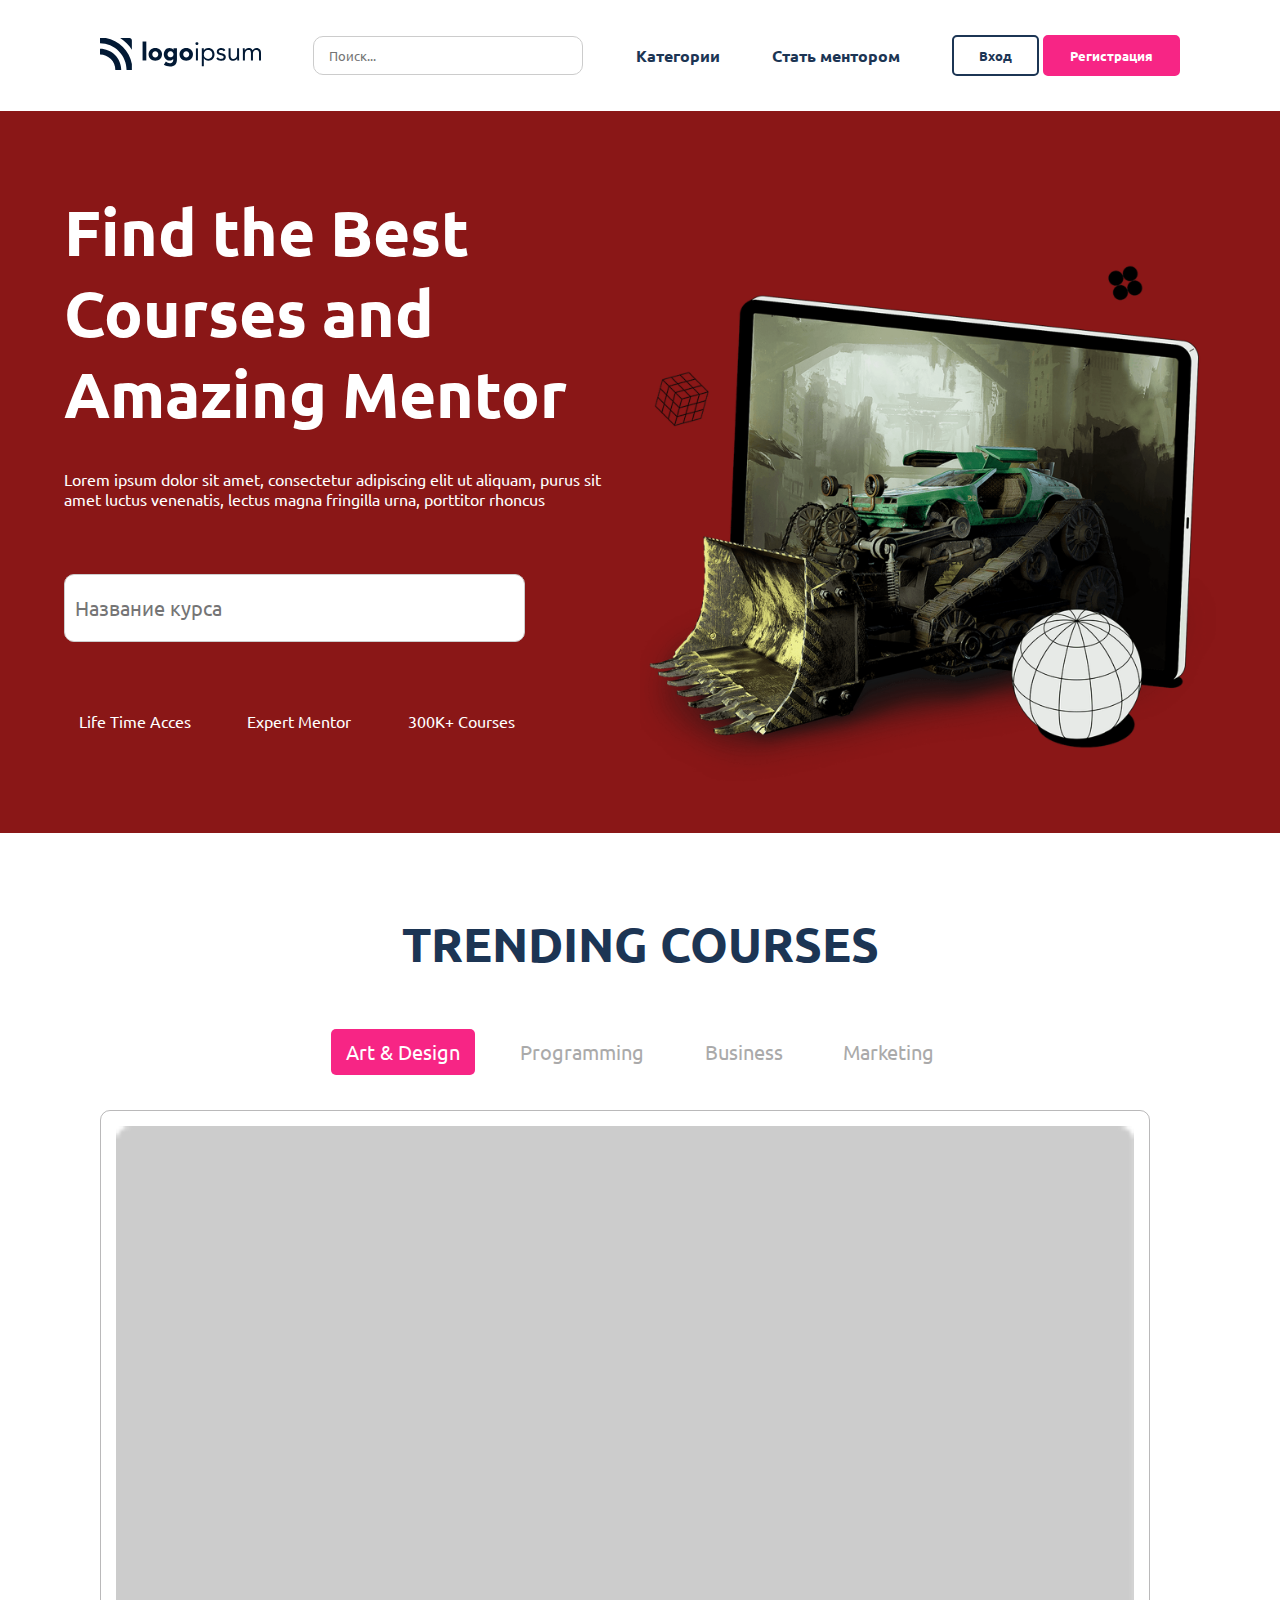
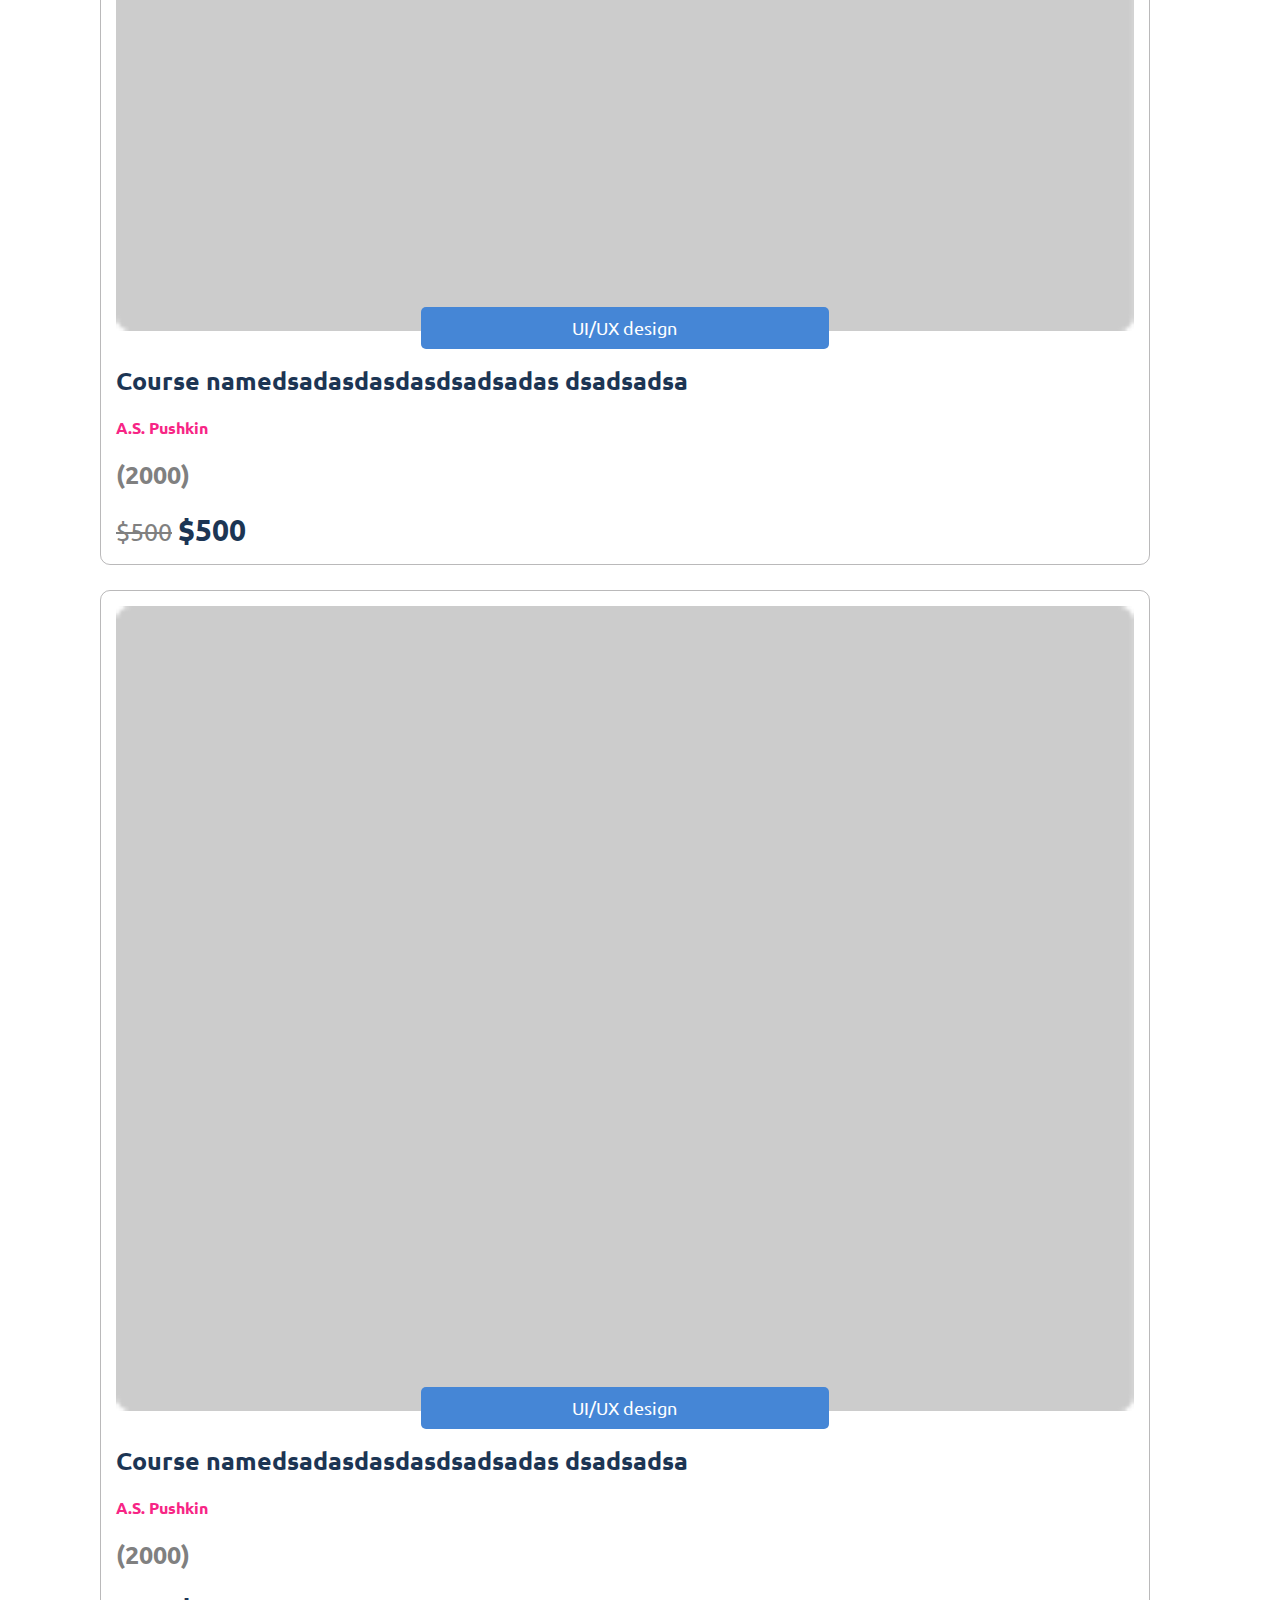
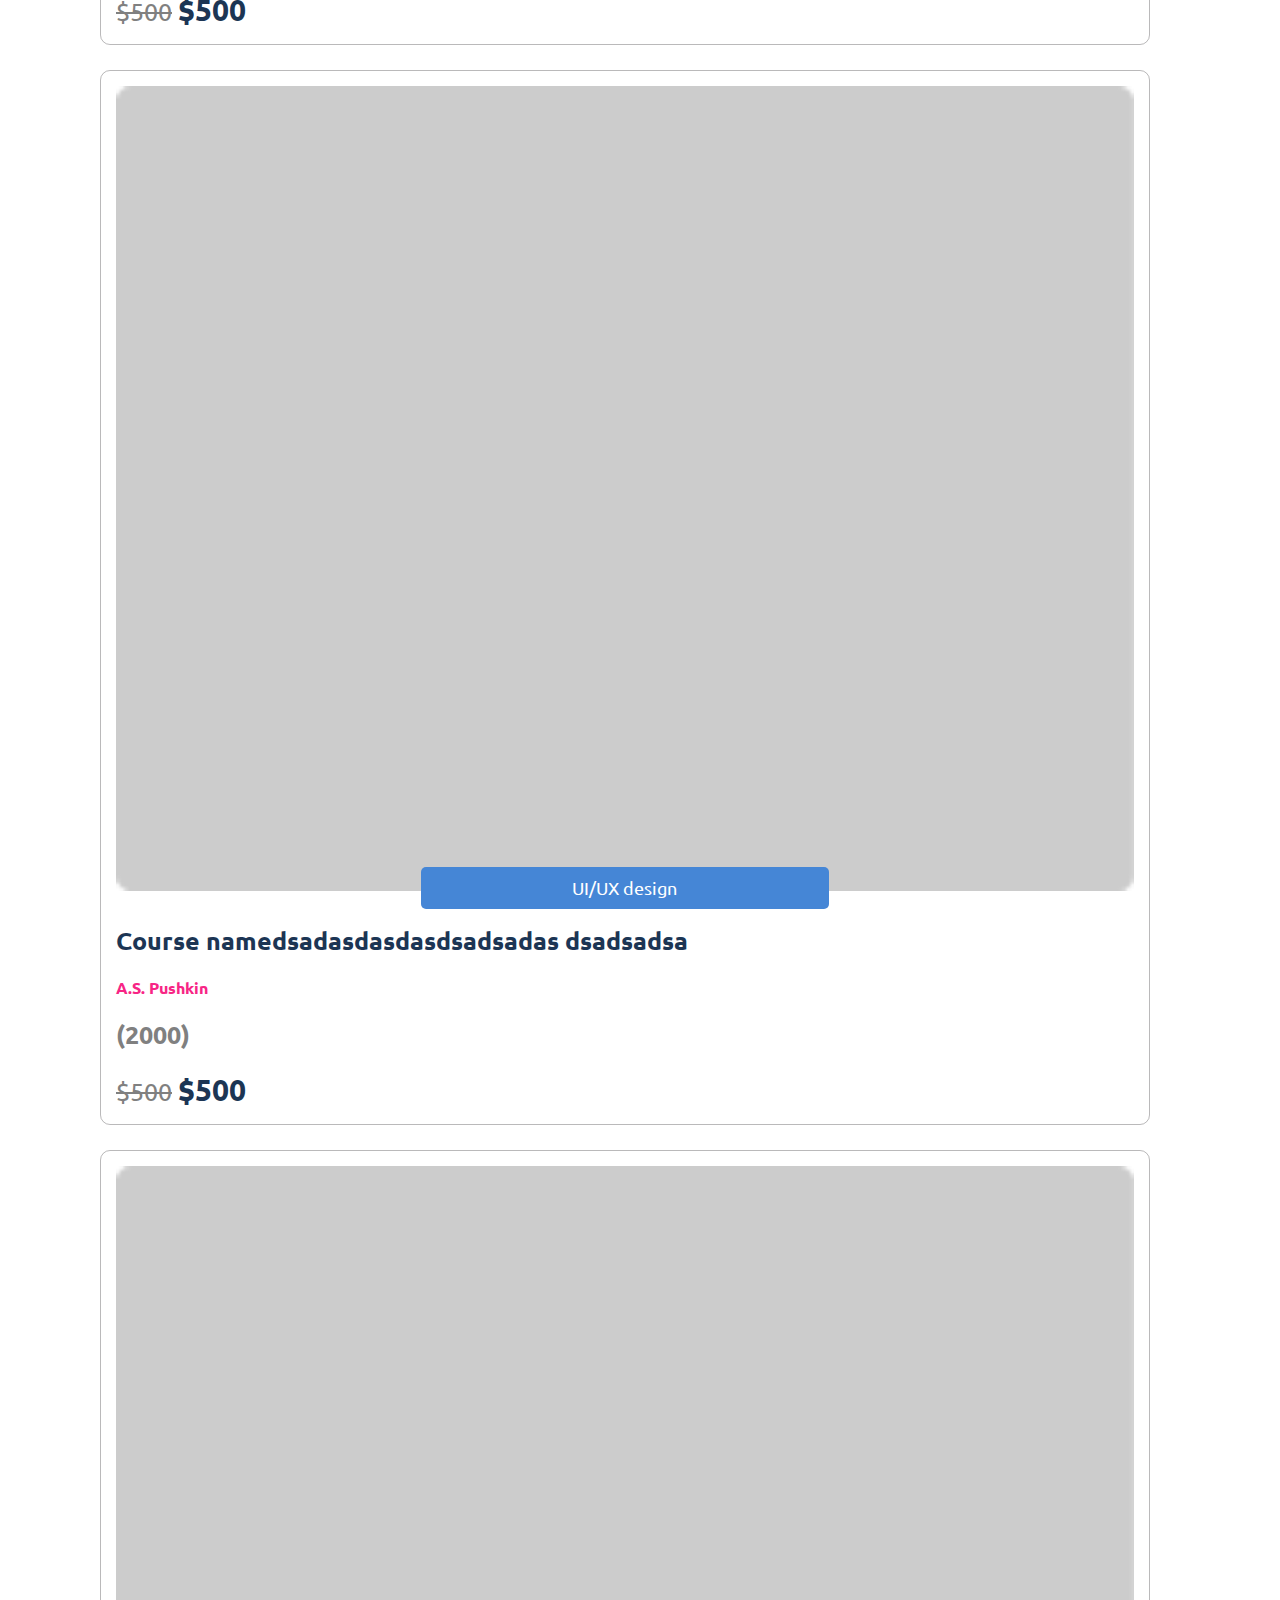
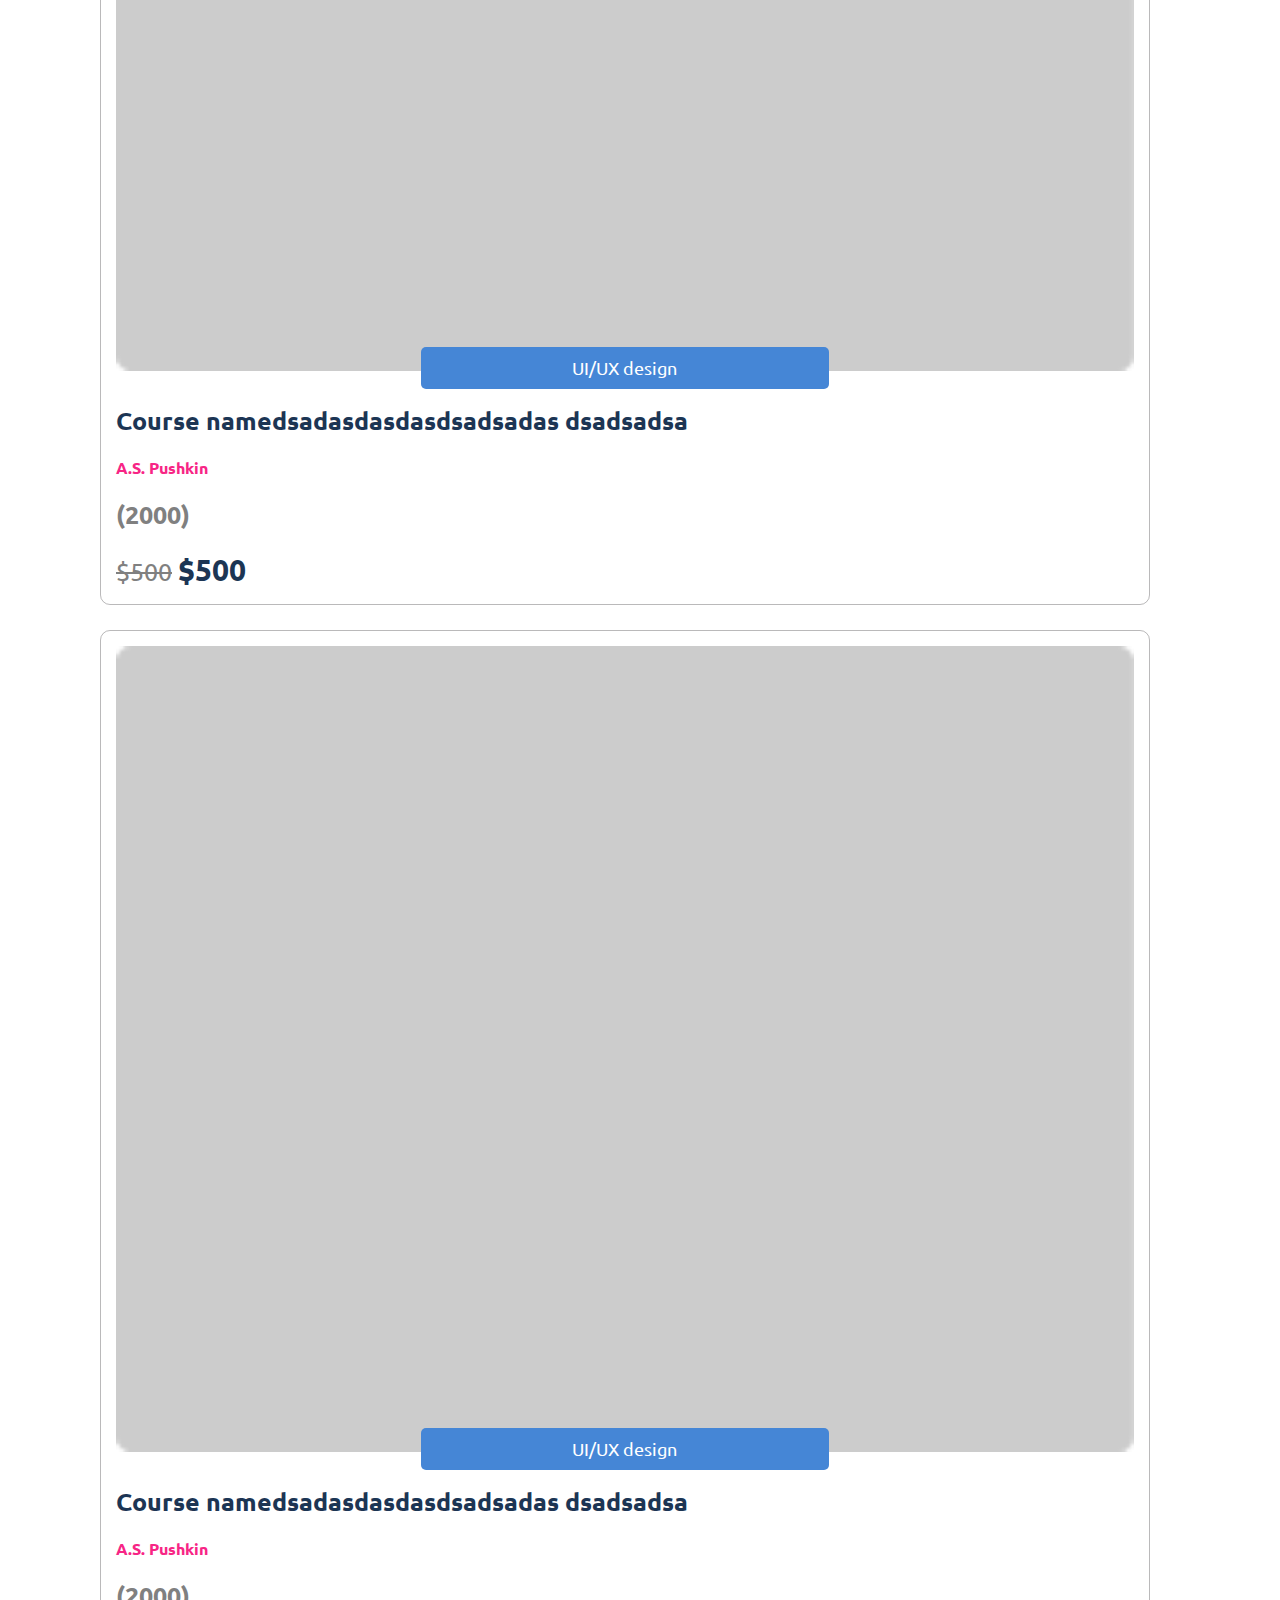
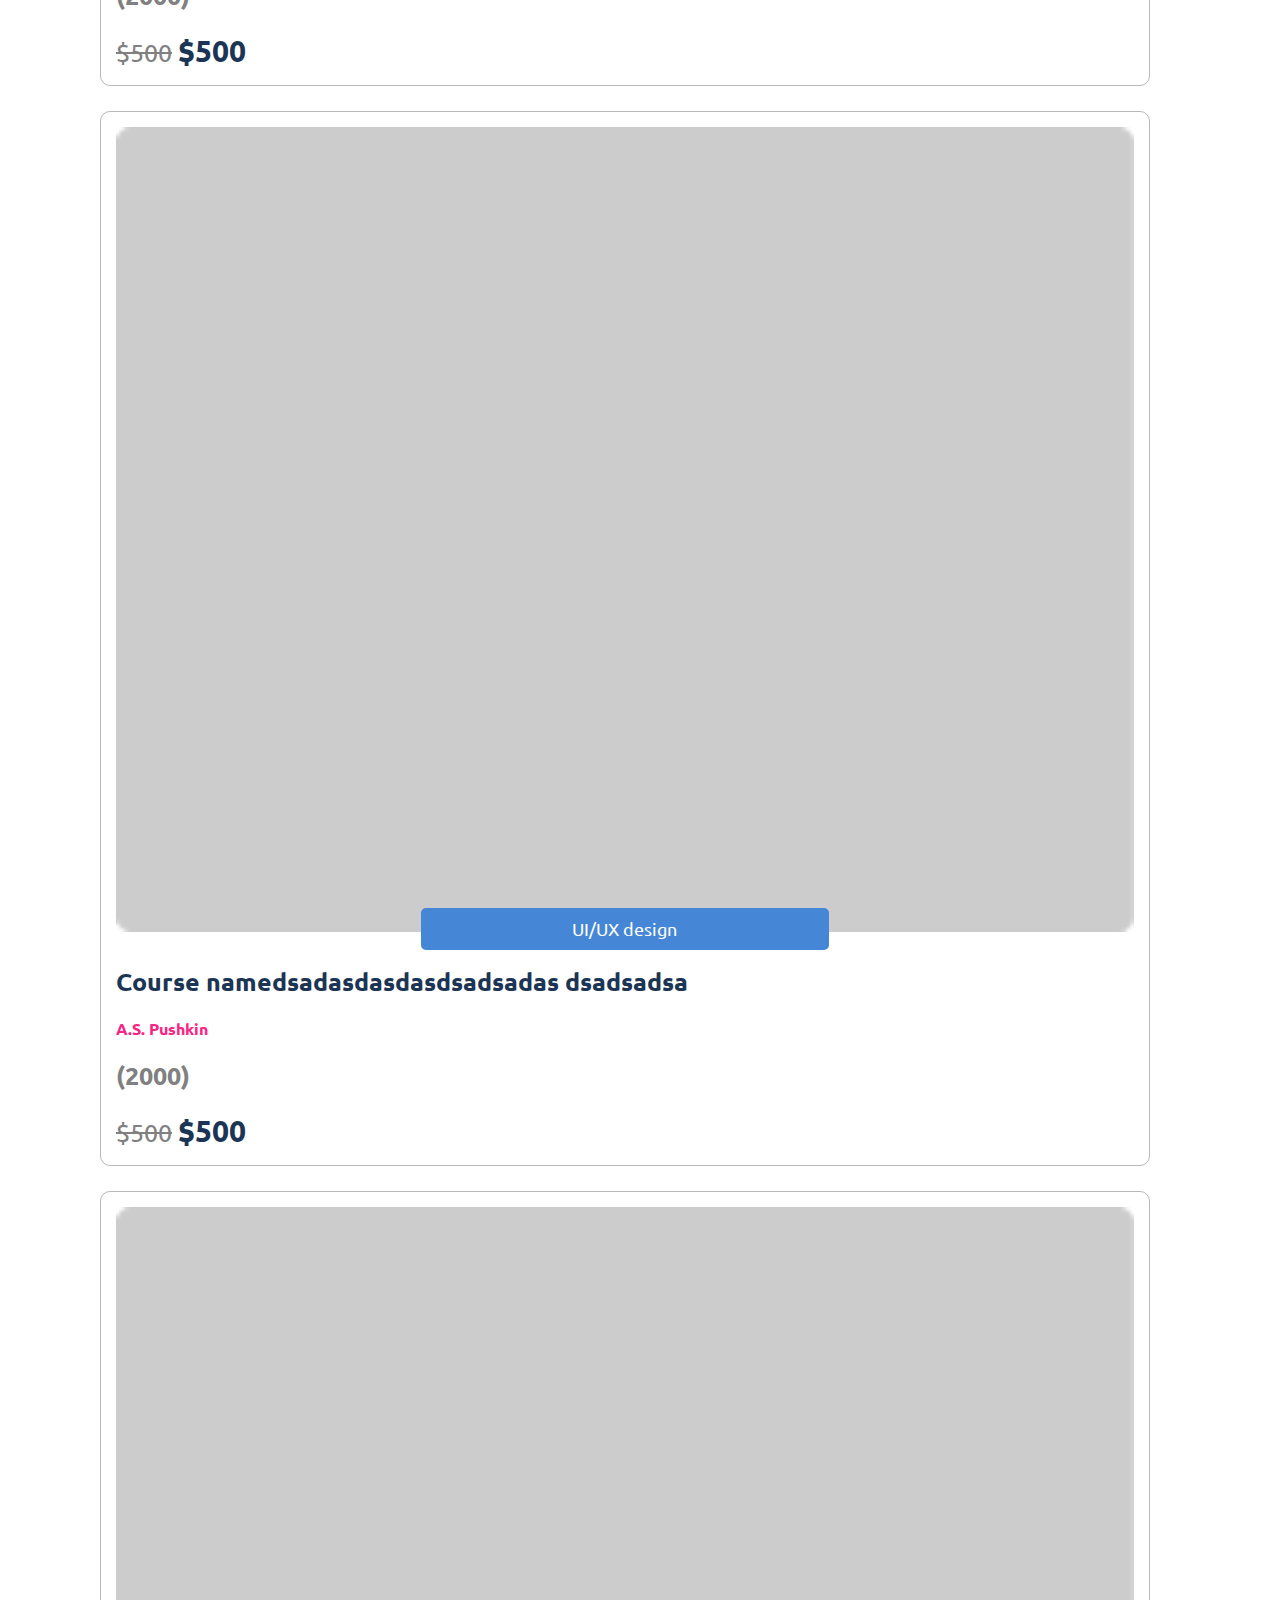
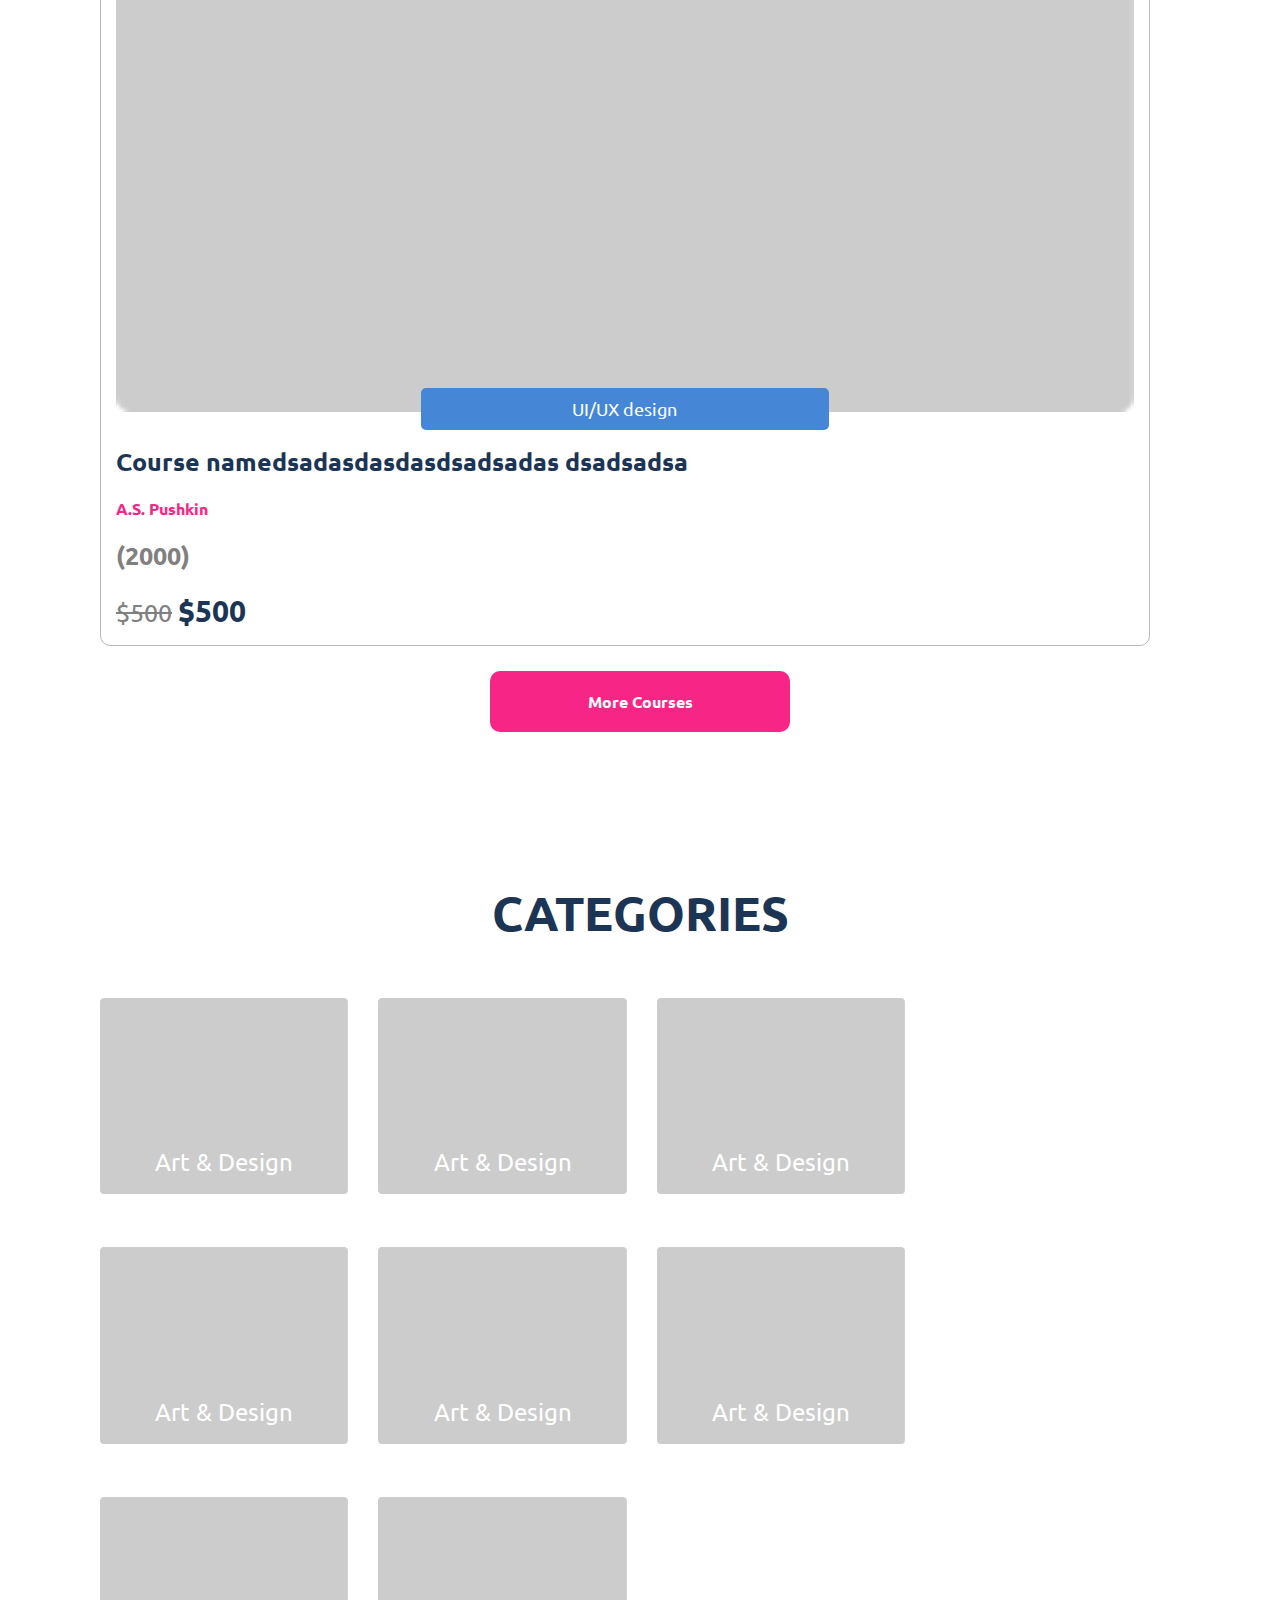
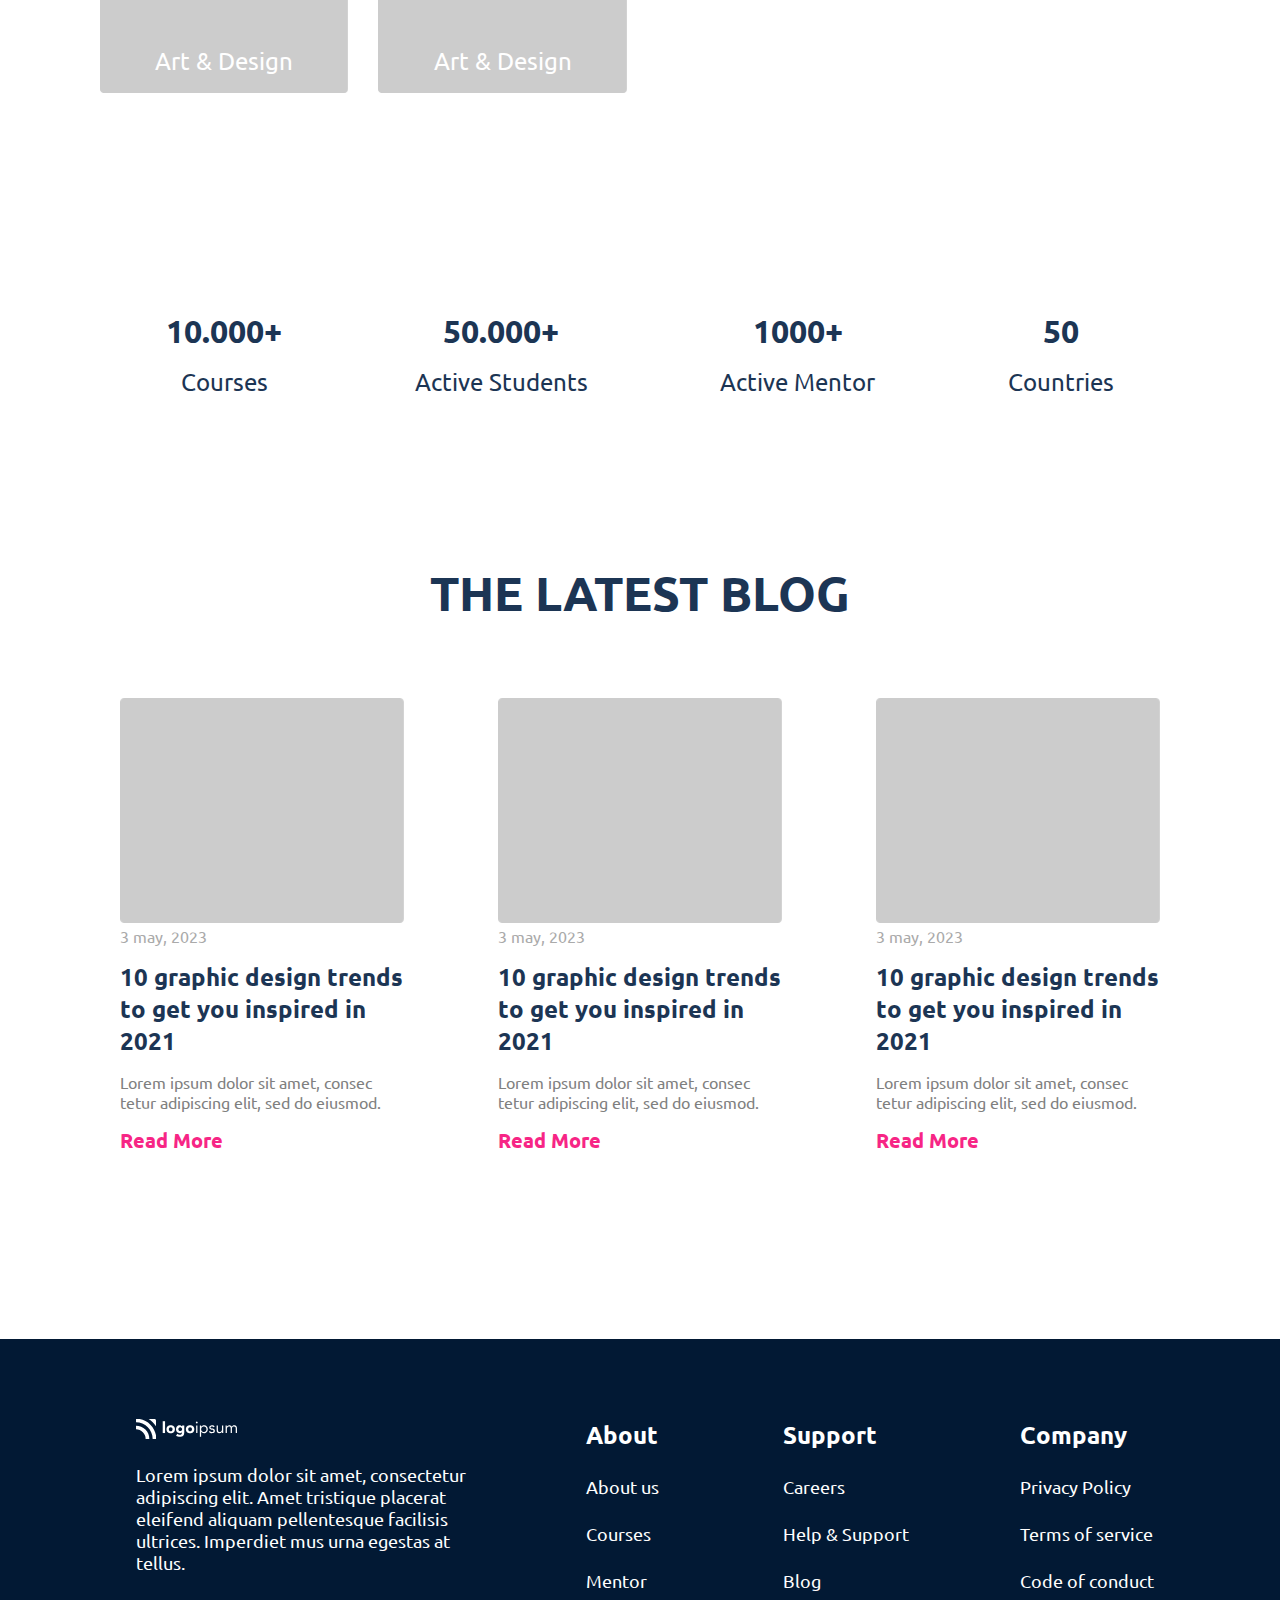
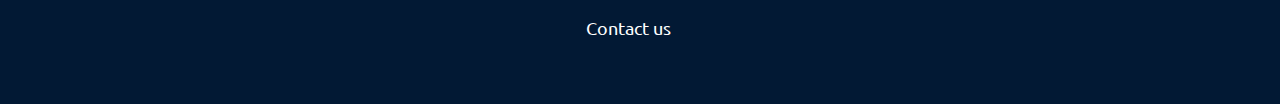
<file: index.html>
<!doctype html>
<html lang="en">
<head>
  <meta charset="UTF-8">
  <meta name="viewport"
        content="width=device-width, user-scalable=no, initial-scale=1.0, maximum-scale=1.0, minimum-scale=1.0">
  <meta http-equiv="X-UA-Compatible" content="ie=edge">
  <link rel="stylesheet" href="css/base.css">
  <link rel="stylesheet" href="css/home.css">
  <link rel="stylesheet" href="https://cdnjs.cloudflare.com/ajax/libs/font-awesome/6.4.0/css/all.min.css" integrity="sha512-iecdLmaskl7CVkqkXNQ/ZH/XLlvWZOJyj7Yy7tcenmpD1ypASozpmT/E0iPtmFIB46ZmdtAc9eNBvH0H/ZpiBw==" crossorigin="anonymous" referrerpolicy="no-referrer" />
  <link rel="preconnect" href="https://fonts.googleapis.com">
  <link rel="preconnect" href="https://fonts.gstatic.com" crossorigin>
  <link href="https://fonts.googleapis.com/css2?family=Ubuntu:wght@400;500;700&display=swap" rel="stylesheet">
  <title>Главная страница</title>
</head>
<body>
<header class="header">
  <div>
    <img src="img/Logo.svg" alt="site logo">
  </div>
  <div class="search-block">
    <input class="search" type="search" placeholder="Поиск...">
    <i class="fa fa-magnifying-glass"></i>
  </div>
  <p>Категории</p>
  <p>Стать ментором</p>
  <div class="auth">
    <button class="login">Вход</button>
    <button class="signup">Регистрация</button>
  </div>
</header>
<div class="banner">
  <div class="banner-content">
    <h1 class="banner-header-text">Find the Best Courses and Amazing Mentor</h1>
    <p>Lorem ipsum dolor sit amet, consectetur adipiscing elit ut aliquam, purus sit amet luctus venenatis,
      lectus magna fringilla urna, porttitor rhoncus
    </p>
    <div class="search-block">
      <input class="search" type="search" placeholder="Название курса">
      <i class="fa fa-magnifying-glass"></i>
    </div>
    <div class="banner-icons">
      <div>
        <i class="fa-solid fa-clock"></i>
        <span> Life Time Acces</span>
      </div>
      <div>
        <i class="fa-solid fa-user-check"></i>
        <span>Expert Mentor</span>
      </div>
      <div>
        <i class="fa-solid fa-circle-play"></i>
        <span>300K+ Courses</span>
      </div>
    </div>
  </div>
  <div class="banner-preview">
    <img src="img/banner-preview.webp" alt="banner-img">
  </div>
</div>
<main class="main">
  <section class="trends">
    <h2>Trending courses</h2>
    <div class="course-categories">
      <p class="button category-btn-active">Art & Design</p>
      <p class="button">Programming</p>
      <p class="button">Business</p>
      <p class="button">Marketing</p>
    </div>
    <div class="courses">
      <div class="course-card smooth-scale">
        <div class="card-preview">
          <img src="img/default_photo_bg.png" alt="">
          <p class="button">UI/UX design</p>
        </div>
        <div class="card-title">
          <p class="course-name">Course namedsadasdasdasdsadsadas dsadsadsa</p>
          <p class="course-author">A.S. Pushkin</p>
          <div class="stars">
            <i class="fa-solid fa-star"></i>
            <i class="fa-solid fa-star"></i>
            <i class="fa-solid fa-star"></i>
            <i class="fa-solid fa-star"></i>
            <i class="fa-solid fa-star"></i>
            <span>(2000)</span>
          </div>
          <span class="price-inactive">$500</span>
          <span class="course-price">$500</span>
        </div>
      </div>
      <div class="course-card smooth-scale">
        <div class="card-preview">
          <img src="img/default_photo_bg.png" alt="">
          <p class="button">UI/UX design</p>
        </div>
        <div class="card-title">
          <p class="course-name">Course namedsadasdasdasdsadsadas dsadsadsa</p>
          <p class="course-author">A.S. Pushkin</p>
          <div class="stars">
            <i class="fa-solid fa-star"></i>
            <i class="fa-solid fa-star"></i>
            <i class="fa-solid fa-star"></i>
            <i class="fa-solid fa-star"></i>
            <i class="fa-solid fa-star"></i>
            <span>(2000)</span>
          </div>
          <span class="price-inactive">$500</span>
          <span class="course-price">$500</span>
        </div>
      </div>
      <div class="course-card smooth-scale">
        <div class="card-preview">
          <img src="img/default_photo_bg.png" alt="">
          <p class="button">UI/UX design</p>
        </div>
        <div class="card-title">
          <p class="course-name">Course namedsadasdasdasdsadsadas dsadsadsa</p>
          <p class="course-author">A.S. Pushkin</p>
          <div class="stars">
            <i class="fa-solid fa-star"></i>
            <i class="fa-solid fa-star"></i>
            <i class="fa-solid fa-star"></i>
            <i class="fa-solid fa-star"></i>
            <i class="fa-solid fa-star"></i>
            <span>(2000)</span>
          </div>
          <span class="price-inactive">$500</span>
          <span class="course-price">$500</span>
        </div>
      </div>
      <div class="course-card smooth-scale">
        <div class="card-preview">
          <img src="img/default_photo_bg.png" alt="">
          <p class="button">UI/UX design</p>
        </div>
        <div class="card-title">
          <p class="course-name">Course namedsadasdasdasdsadsadas dsadsadsa</p>
          <p class="course-author">A.S. Pushkin</p>
          <div class="stars">
            <i class="fa-solid fa-star"></i>
            <i class="fa-solid fa-star"></i>
            <i class="fa-solid fa-star"></i>
            <i class="fa-solid fa-star"></i>
            <i class="fa-solid fa-star"></i>
            <span>(2000)</span>
          </div>
          <span class="price-inactive">$500</span>
          <span class="course-price">$500</span>
        </div>
      </div>
      <div class="course-card smooth-scale">
        <div class="card-preview">
          <img src="img/default_photo_bg.png" alt="">
          <p class="button">UI/UX design</p>
        </div>
        <div class="card-title">
          <p class="course-name">Course namedsadasdasdasdsadsadas dsadsadsa</p>
          <p class="course-author">A.S. Pushkin</p>
          <div class="stars">
            <i class="fa-solid fa-star"></i>
            <i class="fa-solid fa-star"></i>
            <i class="fa-solid fa-star"></i>
            <i class="fa-solid fa-star"></i>
            <i class="fa-solid fa-star"></i>
            <span>(2000)</span>
          </div>
          <span class="price-inactive">$500</span>
          <span class="course-price">$500</span>
        </div>
      </div>
      <div class="course-card smooth-scale">
        <div class="card-preview">
          <img src="img/default_photo_bg.png" alt="">
          <p class="button">UI/UX design</p>
        </div>
        <div class="card-title">
          <p class="course-name">Course namedsadasdasdasdsadsadas dsadsadsa</p>
          <p class="course-author">A.S. Pushkin</p>
          <div class="stars">
            <i class="fa-solid fa-star"></i>
            <i class="fa-solid fa-star"></i>
            <i class="fa-solid fa-star"></i>
            <i class="fa-solid fa-star"></i>
            <i class="fa-solid fa-star"></i>
            <span>(2000)</span>
          </div>
          <span class="price-inactive">$500</span>
          <span class="course-price">$500</span>
        </div>
      </div>
      <div class="course-card smooth-scale">
        <div class="card-preview">
          <img src="img/default_photo_bg.png" alt="">
          <p class="button">UI/UX design</p>
        </div>
        <div class="card-title">
          <p class="course-name">Course namedsadasdasdasdsadsadas dsadsadsa</p>
          <p class="course-author">A.S. Pushkin</p>
          <div class="stars">
            <i class="fa-solid fa-star"></i>
            <i class="fa-solid fa-star"></i>
            <i class="fa-solid fa-star"></i>
            <i class="fa-solid fa-star"></i>
            <i class="fa-solid fa-star"></i>
            <span>(2000)</span>
          </div>
          <span class="price-inactive">$500</span>
          <span class="course-price">$500</span>
        </div>
      </div>
    </div>
    <p class="category-btn-active more-courses">More Courses</p>
  </section>
  <section class="categories-section">
    <h2>Categories</h2>
    <div class="categories">
      <div class="category-card smooth-scale">
        <img src="img/default_photo_bg.png" alt="categoty photo">
        <p class="category-name">Art & Design</p>
      </div>
      <div class="category-card smooth-scale">
        <img src="img/default_photo_bg.png" alt="categoty photo">
        <p class="category-name">Art & Design</p>
      </div>
      <div class="category-card smooth-scale">
        <img src="img/default_photo_bg.png" alt="categoty photo">
        <p class="category-name">Art & Design</p>
      </div>
      <div class="category-card smooth-scale">
        <img src="img/default_photo_bg.png" alt="categoty photo">
        <p class="category-name">Art & Design</p>
      </div>
      <div class="category-card smooth-scale">
        <img src="img/default_photo_bg.png" alt="categoty photo">
        <p class="category-name">Art & Design</p>
      </div>
      <div class="category-card smooth-scale">
        <img src="img/default_photo_bg.png" alt="categoty photo">
        <p class="category-name">Art & Design</p>
      </div>
      <div class="category-card smooth-scale">
        <img src="img/default_photo_bg.png" alt="categoty photo">
        <p class="category-name">Art & Design</p>
      </div>
      <div class="category-card smooth-scale">
        <img src="img/default_photo_bg.png" alt="categoty photo">
        <p class="category-name">Art & Design</p>
      </div>
    </div>
  </section>
  <section class="statistics">
    <div class="statistic">
      <i class="fa-solid fa-video"></i>
      <p class="count">10.000+</p>
      <p>Courses</p>
    </div>
    <div class="statistic">
      <i class="fa-solid fa-users"></i>
      <p class="count">50.000+</p>
      <p>Active Students</p>
    </div>
    <div class="statistic">
      <i class="fa-solid fa-user"></i>
      <p class="count">1000+</p>
      <p>Active Mentor</p>
    </div>
    <div class="statistic">
      <i class="fa-solid fa-flag"></i>
      <p class="count">50</p>
      <p>Countries</p>
    </div>
  </section>
  <section class="blog">
    <h2>The Latest Blog</h2>
    <div class="blog-posts">
      <div class="post-card smooth-scale">
        <img src="img/default_photo_bg.png" alt="post photo">
        <p class="post-time">3 may, 2023</p>
        <p class="post-name">10 graphic design trends to get you inspired in 2021</p>
        <p class="post-description">Lorem ipsum dolor sit amet, consec tetur adipiscing elit, sed do eiusmod.</p>
        <p>Read More</p>
      </div>
      <div class="post-card smooth-scale">
        <img src="img/default_photo_bg.png" alt="post photo">
        <p class="post-time">3 may, 2023</p>
        <p class="post-name">10 graphic design trends to get you inspired in 2021</p>
        <p class="post-description">Lorem ipsum dolor sit amet, consec tetur adipiscing elit, sed do eiusmod.</p>
        <p>Read More</p>
      </div>
      <div class="post-card smooth-scale">
        <img src="img/default_photo_bg.png" alt="post photo">
        <p class="post-time">3 may, 2023</p>
        <p class="post-name">10 graphic design trends to get you inspired in 2021</p>
        <p class="post-description">Lorem ipsum dolor sit amet, consec tetur adipiscing elit, sed do eiusmod.</p>
        <p>Read More</p>
      </div>
    </div>
  </section>
</main>
<footer>
  <div class="footer-links">
    <div class="column">
      <img src="img/Logo-white.svg" alt="logo">
      <a>Lorem ipsum dolor sit amet, consectetur adipiscing elit. Amet tristique placerat eleifend aliquam pellentesque
        facilisis ultrices. Imperdiet mus urna egestas at tellus.
      </a>
    </div>
    <div class="column">
      <a>About</a>
      <a>About us</a>
      <a>Courses</a>
      <a>Mentor</a>
      <a>Contact us</a>
    </div>
    <div class="column">
      <a>Support</a>
      <a>Careers</a>
      <a>Help & Support</a>
      <a>Blog</a>
    </div>
    <div class="column">
      <a>Company</a>
      <a>Privacy Policy</a>
      <a>Terms of service</a>
      <a>Code of conduct</a>
    </div>
  </div>
</footer>
</body>
</html>
</file>
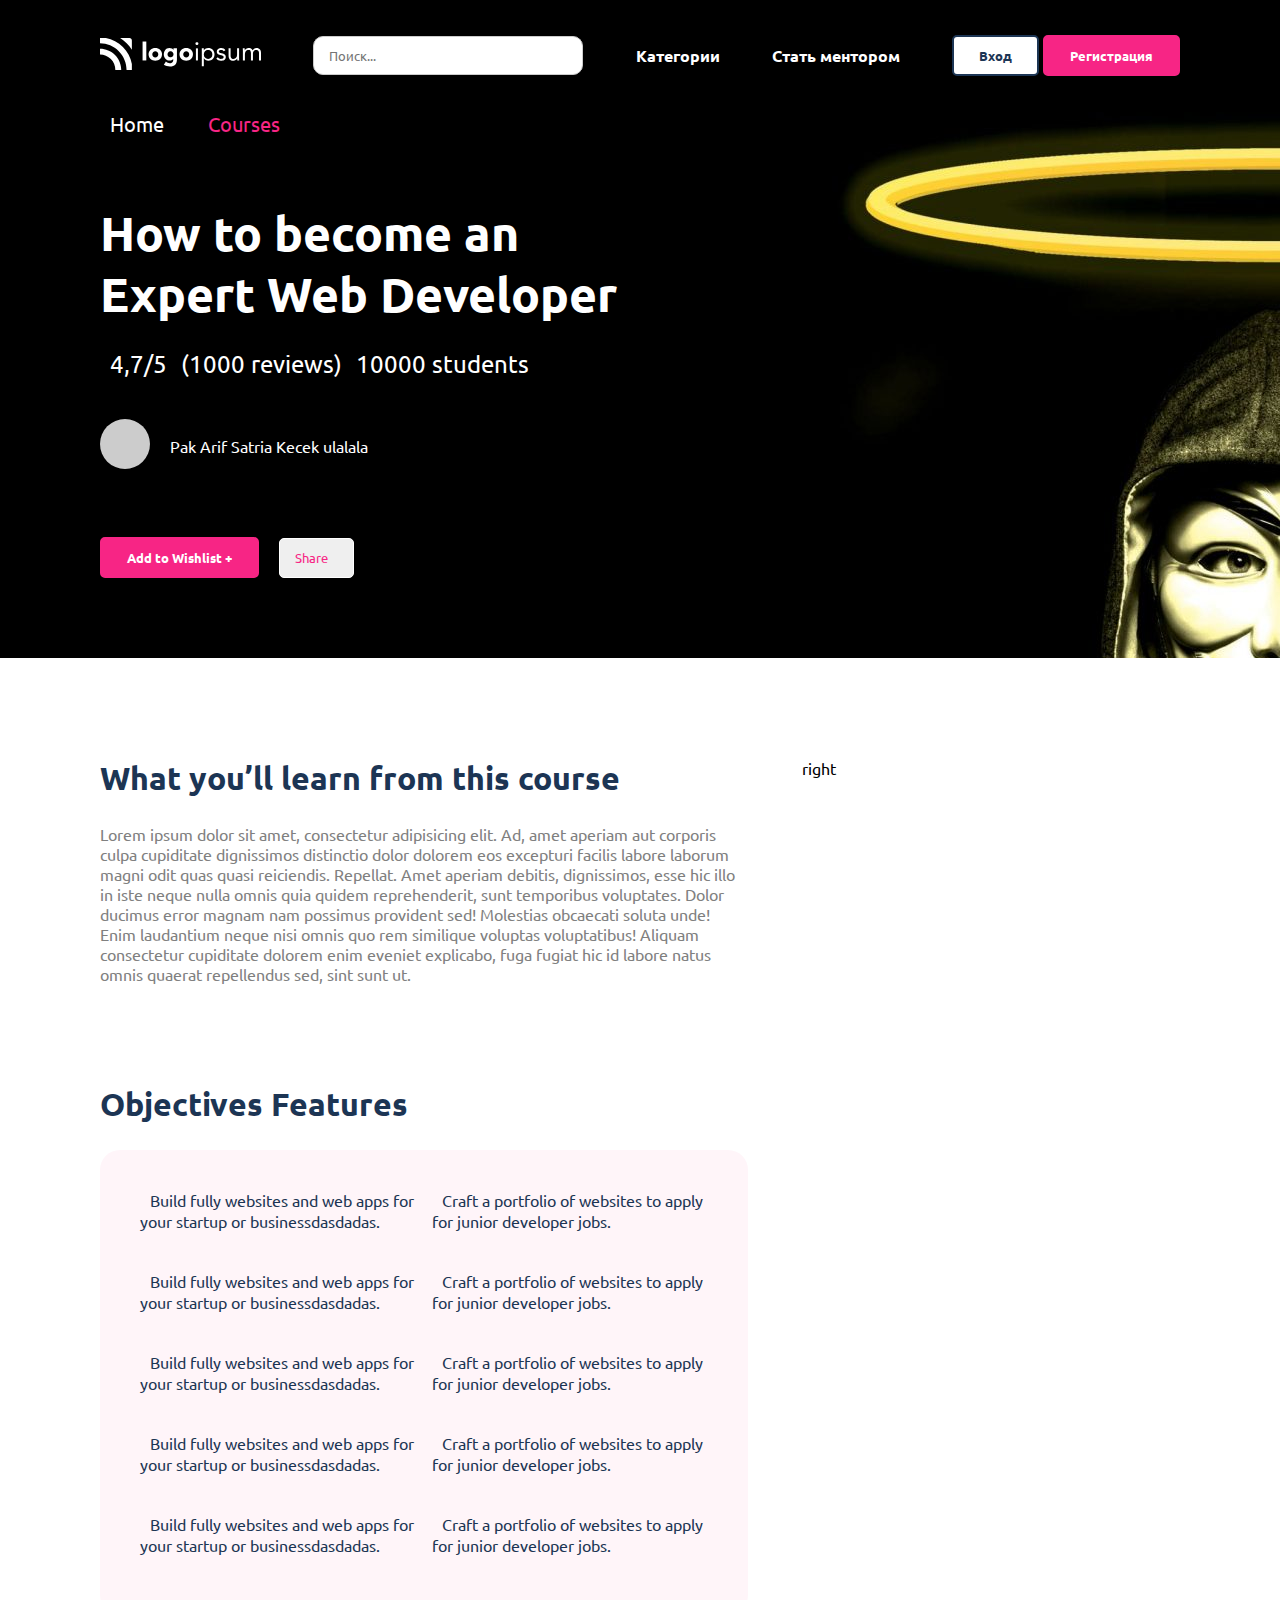
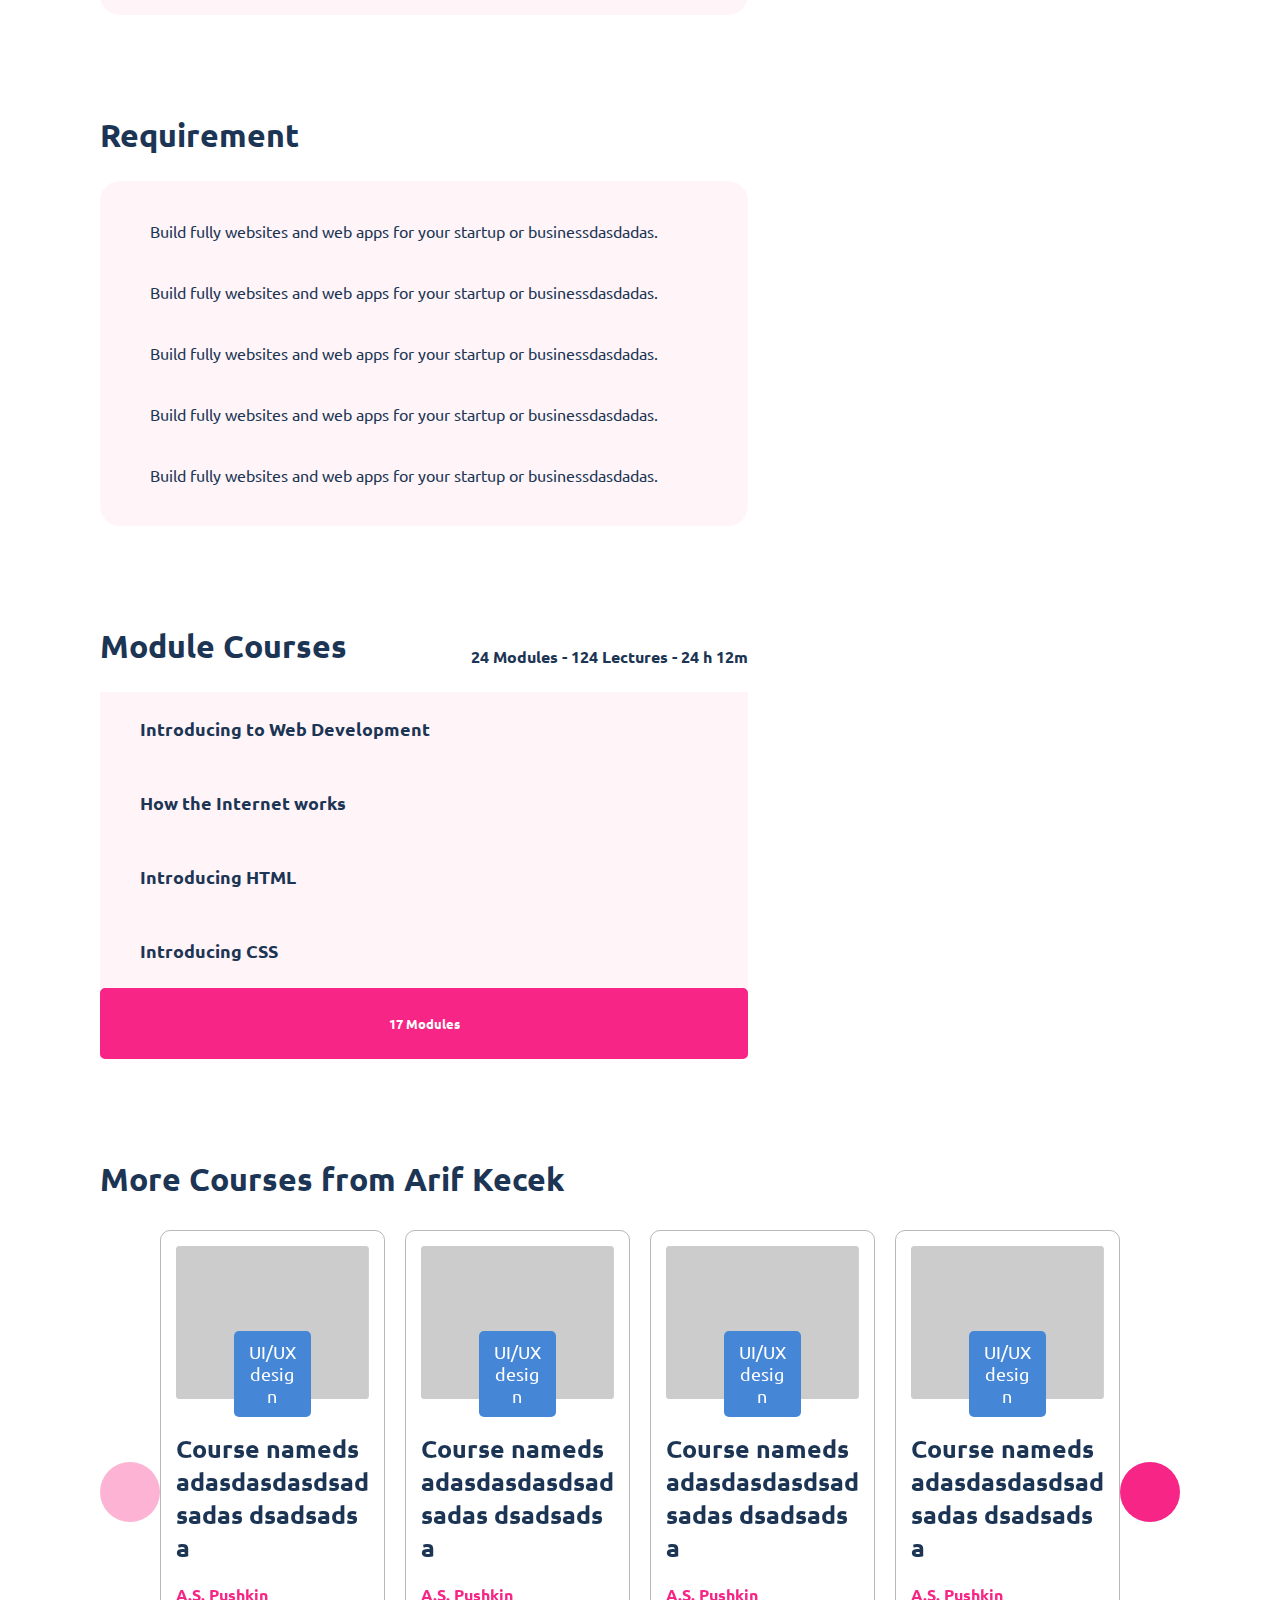
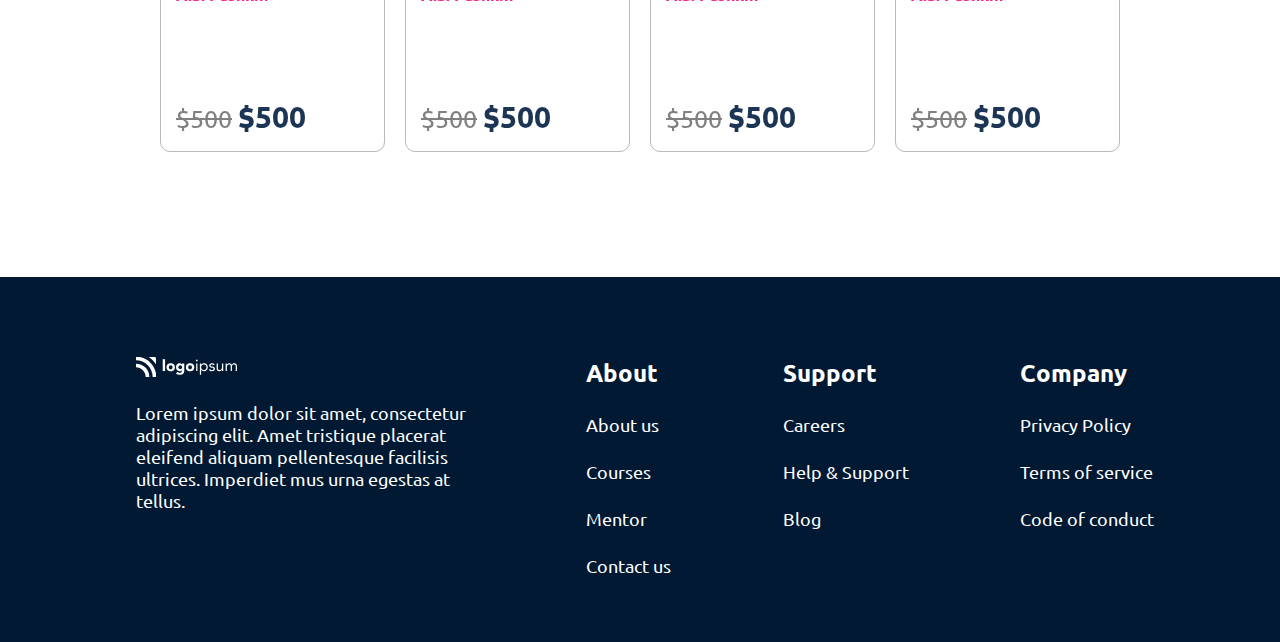
<file: course_detail.html>
<!doctype html>
<html lang="en">
<head>
  <meta charset="UTF-8">
  <meta name="viewport"
        content="width=device-width, user-scalable=no, initial-scale=1.0, maximum-scale=1.0, minimum-scale=1.0">
  <meta http-equiv="X-UA-Compatible" content="ie=edge">
  <title>Страница курса</title>
  <link rel="stylesheet" href="css/base.css">
  <link rel="stylesheet" href="css/course_detail.css">
  <link rel="stylesheet" href="https://cdnjs.cloudflare.com/ajax/libs/font-awesome/6.4.0/css/all.min.css"
        integrity="sha512-iecdLmaskl7CVkqkXNQ/ZH/XLlvWZOJyj7Yy7tcenmpD1ypASozpmT/E0iPtmFIB46ZmdtAc9eNBvH0H/ZpiBw=="
        crossorigin="anonymous" referrerpolicy="no-referrer" />
  <link rel="preconnect" href="https://fonts.googleapis.com">
  <link rel="preconnect" href="https://fonts.gstatic.com" crossorigin>
  <link href="https://fonts.googleapis.com/css2?family=Ubuntu:wght@400;500;700&display=swap" rel="stylesheet">
  <link
        rel="stylesheet"
        href="https://cdn.jsdelivr.net/npm/swiper@10/swiper-bundle.min.css"
  />
</head>
<body>
<header style="background-image: url('img/detail-banner.png'); width: 100%; height: 100%; background-repeat: no-repeat">
  <div class="header">
    <div>
      <img src="img/Logo-white.svg" alt="site logo">
    </div>
    <div class="search-block">
      <input class="search" type="search" placeholder="Поиск...">
      <i class="fa fa-magnifying-glass"></i>
    </div>
    <p>Категории</p>
    <p>Стать ментором</p>
    <div class="auth">
      <button class="login">Вход</button>
      <button class="signup">Регистрация</button>
    </div>
  </div>
  <div class="course-info main">
    <div class="sitemap">
      <span>Home</span>
      <span class="next"><i class="fa-solid fa-chevron-right"></i></span>
      <span class="sitemap-active">Courses</span>
    </div>
    <div class="course-info-header">
      <h1>How to become an Expert Web Developer</h1>
      <div class="stars">
        <i class="fa-solid fa-star"></i>
        <i class="fa-solid fa-star"></i>
        <i class="fa-solid fa-star"></i>
        <i class="fa-solid fa-star"></i>
        <i class="fa-solid fa-star"></i>
        <span class="course-grade">4,7/5</span>
        <span class="course-reviews-count">(1000 reviews)</span>
        <span class="course-students"> 10000 students</span>
      </div>
      <div class="user-account">
        <div class="avatar">
          <img src="img/default_photo_bg.png" alt="user avatar">
        </div>
        <p>Pak Arif Satria Kecek ulalala</p>
      </div>
      <div class="buttons">
        <form action="#!" method="post">
          <button class="button signup">Add to Wishlist +</button>
        </form>
        <button class="button share">Share <i class="fa-solid fa-share-nodes"></i></button>
      </div>
    </div>
  </div>
</header>
<main class="main">
  <div class="course-detail">
    <div class="left-side">
      <h2>What you’ll learn from this course</h2>
      <p class="course-title">
        <span>
          Lorem ipsum dolor sit amet, consectetur adipisicing elit. Ad, amet aperiam aut corporis culpa cupiditate
          dignissimos distinctio dolor dolorem eos excepturi facilis labore laborum magni odit quas quasi reiciendis.
          Repellat.
        </span>
        <span>
          Amet aperiam debitis, dignissimos, esse hic illo in iste neque nulla omnis quia quidem reprehenderit,
          sunt temporibus voluptates. Dolor ducimus error magnam nam possimus provident sed! Molestias obcaecati
          soluta unde!
        </span>
        <span>
          Enim laudantium neque nisi omnis quo rem similique voluptas voluptatibus! Aliquam consectetur cupiditate
          dolorem enim eveniet explicabo, fuga fugiat hic id labore natus omnis quaerat repellendus sed, sint sunt ut.
        </span>
      </p>
      <h2>Objectives Features</h2>
      <ul class="features feature-container">
        <li><i class="fa-solid fa-check"></i> <span>Build fully websites and web apps for your startup or businessdasdadas.</span></li>
        <li><i class="fa-solid fa-check"></i> <span>Build fully websites and web apps for your startup or businessdasdadas.</span></li>
        <li><i class="fa-solid fa-check"></i> <span>Build fully websites and web apps for your startup or businessdasdadas.</span></li>
        <li><i class="fa-solid fa-check"></i> <span>Build fully websites and web apps for your startup or businessdasdadas.</span></li>
        <li><i class="fa-solid fa-check"></i> <span>Build fully websites and web apps for your startup or businessdasdadas.</span></li>
        <li><i class="fa-solid fa-check"></i> <span>Craft a portfolio of websites to apply for junior developer jobs.</span></li>
        <li><i class="fa-solid fa-check"></i> <span>Craft a portfolio of websites to apply for junior developer jobs.</span></li>
        <li><i class="fa-solid fa-check"></i> <span>Craft a portfolio of websites to apply for junior developer jobs.</span></li>
        <li><i class="fa-solid fa-check"></i> <span>Craft a portfolio of websites to apply for junior developer jobs.</span></li>
        <li><i class="fa-solid fa-check"></i> <span>Craft a portfolio of websites to apply for junior developer jobs.</span></li>
      </ul>
      <h2>Requirement</h2>
      <ul class="feature-container">
        <li><i class="fa-solid fa-check"></i> <span>Build fully websites and web apps for your startup or businessdasdadas.</span></li>
        <li><i class="fa-solid fa-check"></i> <span>Build fully websites and web apps for your startup or businessdasdadas.</span></li>
        <li><i class="fa-solid fa-check"></i> <span>Build fully websites and web apps for your startup or businessdasdadas.</span></li>
        <li><i class="fa-solid fa-check"></i> <span>Build fully websites and web apps for your startup or businessdasdadas.</span></li>
        <li><i class="fa-solid fa-check"></i> <span>Build fully websites and web apps for your startup or businessdasdadas.</span></li>
      </ul>
      <h2 class="videos-header"><span>Module Courses </span><span>24 Modules - 124 Lectures - 24 h 12m</span></h2>
      <div class="course-videos">
        <div class="module-1 module">
          <div class="module-header">
            <p>Introducing to Web Development</p>
            <p><i class="fa-solid fa-chevron-up arrow-up"></i></p>
            <p class="active"><i class="fa-solid fa-chevron-down arrow-down"></i></p>
          </div>
          <div class="module-body">
            <div class="module-video">
              <i class="fa-solid fa-video"></i>
              <p class="module-title">Welcome</p>
              <p class="module-duration">1:24</p>
            </div>
            <div class="module-material">
              <i class="fa-solid fa-book"></i>
              <p class="module-title">Welcome</p>
            </div>
            <div class="module-material">
              <i class="fa-solid fa-book"></i>
              <p class="module-title">dasdas</p>
            </div>
            <div class="module-material">
              <i class="fa-solid fa-book"></i>
              <p class="module-title">dasdasd</p>
            </div>
            <div class="module-video">
              <i class="fa-solid fa-video"></i>
              <p class="module-title">Welcome</p>
              <p class="module-duration">1:24</p>
            </div>
            <div class="module-video">
              <i class="fa-solid fa-video"></i>
              <p class="module-title">Welcome</p>
              <p class="module-duration">1:24</p>
            </div>
          </div>
        </div>
        <div class="module-2 module">
          <div class="module-header">
            <p>How the Internet works</p>
            <p><i class="fa-solid fa-chevron-up arrow-up"></i></p>
            <p class="active"><i class="fa-solid fa-chevron-down arrow-down"></i></p>
          </div>
          <div class="module-body">
            <div class="module-video">
              <i class="fa-solid fa-video"></i>
              <p class="module-title">Welcome</p>
              <p class="module-duration">1:24</p>
            </div>
            <div class="module-video">
              <i class="fa-solid fa-video"></i>
              <p class="module-title">Welcome</p>
              <p class="module-duration">1:24</p>
            </div>
            <div class="module-video">
              <i class="fa-solid fa-video"></i>
              <p class="module-title">Welcome</p>
              <p class="module-duration">1:24</p>
            </div>
          </div>
        </div>
        <div class="module-3 module">
          <div class="module-header">
            <p>Introducing HTML</p>
            <p><i class="fa-solid fa-chevron-up arrow-up"></i></p>
            <p class="active"><i class="fa-solid fa-chevron-down arrow-down"></i></p>
          </div>
          <div class="module-body">
            <div class="module-video">
              <i class="fa-solid fa-video"></i>
              <p class="module-title">Welcome</p>
              <p class="module-duration">1:24</p>
            </div>
            <div class="module-material">
              <i class="fa-solid fa-book"></i>
              <p class="module-title">Welcome</p>
            </div>
            <div class="module-material">
              <i class="fa-solid fa-book"></i>
              <p class="module-title">dasdas</p>
            </div>
            <div class="module-material">
              <i class="fa-solid fa-book"></i>
              <p class="module-title">dasdasd</p>
            </div>
            <div class="module-video">
              <i class="fa-solid fa-video"></i>
              <p class="module-title">Welcome</p>
              <p class="module-duration">1:24</p>
            </div>
            <div class="module-video">
              <i class="fa-solid fa-video"></i>
              <p class="module-title">Welcome</p>
              <p class="module-duration">1:24</p>
            </div>
          </div>
        </div>
        <div class="module-4 module">
          <div class="module-header">
            <p>Introducing CSS</p>
            <p><i class="fa-solid fa-chevron-up arrow-up"></i></p>
            <p class="active"><i class="fa-solid fa-chevron-down arrow-down"></i></p>
          </div>
          <div class="module-body">
            <div class="module-video">
              <i class="fa-solid fa-video"></i>
              <p class="module-title">Welcome</p>
              <p class="module-duration">1:24</p>
            </div>
            <div class="module-material">
              <i class="fa-solid fa-book"></i>
              <p class="module-title">Welcome</p>
            </div>
            <div class="module-material">
              <i class="fa-solid fa-book"></i>
              <p class="module-title">dasdas</p>
            </div>
            <div class="module-material">
              <i class="fa-solid fa-book"></i>
              <p class="module-title">dasdasd</p>
            </div>
            <div class="module-video">
              <i class="fa-solid fa-video"></i>
              <p class="module-title">Welcome</p>
              <p class="module-duration">1:24</p>
            </div>
            <div class="module-video">
              <i class="fa-solid fa-video"></i>
              <p class="module-title">Welcome</p>
              <p class="module-duration">1:24</p>
            </div>
          </div>
        </div>
        <button class="button signup">17 Modules</button>
      </div>
    </div>
    <div class="right-side">
      <p>right</p>
    </div>
  </div>
  <div class="courses-list author-courses">
    <h2>More Courses from Arif Kecek</h2>
    <div class="courses-swiper">
      <div class="swiper-button-prev"></div>
      <div class="swiper">
        <div class="swiper-wrapper">
          <div class="swiper-slide">
            <div class="course-card smooth-scale">
              <div class="card-preview">
                <img src="img/default_photo_bg.png" alt="">
                <p class="button">UI/UX design</p>
              </div>
              <div class="card-title">
                <p class="course-name">Course namedsadasdasdasdsadsadas dsadsadsa</p>
                <p class="course-author">A.S. Pushkin</p>
                <div class="stars">
                  <i class="fa-solid fa-star"></i>
                  <i class="fa-solid fa-star"></i>
                  <i class="fa-solid fa-star"></i>
                  <i class="fa-solid fa-star"></i>
                  <i class="fa-solid fa-star"></i>
                  <span>(2000)</span>
                </div>
                <span class="price-inactive">$500</span>
                <span class="course-price">$500</span>
              </div>
            </div>
          </div>
          <div class="swiper-slide">
            <div class="course-card smooth-scale">
              <div class="card-preview">
                <img src="img/default_photo_bg.png" alt="">
                <p class="button">UI/UX design</p>
              </div>
              <div class="card-title">
                <p class="course-name">Course namedsadasdasdasdsadsadas dsadsadsa</p>
                <p class="course-author">A.S. Pushkin</p>
                <div class="stars">
                  <i class="fa-solid fa-star"></i>
                  <i class="fa-solid fa-star"></i>
                  <i class="fa-solid fa-star"></i>
                  <i class="fa-solid fa-star"></i>
                  <i class="fa-solid fa-star"></i>
                  <span>(2000)</span>
                </div>
                <span class="price-inactive">$500</span>
                <span class="course-price">$500</span>
              </div>
            </div>
          </div>
          <div class="swiper-slide">
            <div class="course-card smooth-scale">
              <div class="card-preview">
                <img src="img/default_photo_bg.png" alt="">
                <p class="button">UI/UX design</p>
              </div>
              <div class="card-title">
                <p class="course-name">Course namedsadasdasdasdsadsadas dsadsadsa</p>
                <p class="course-author">A.S. Pushkin</p>
                <div class="stars">
                  <i class="fa-solid fa-star"></i>
                  <i class="fa-solid fa-star"></i>
                  <i class="fa-solid fa-star"></i>
                  <i class="fa-solid fa-star"></i>
                  <i class="fa-solid fa-star"></i>
                  <span>(2000)</span>
                </div>
                <span class="price-inactive">$500</span>
                <span class="course-price">$500</span>
              </div>
            </div>
          </div>
          <div class="swiper-slide">
            <div class="course-card smooth-scale">
              <div class="card-preview">
                <img src="img/default_photo_bg.png" alt="">
                <p class="button">UI/UX design</p>
              </div>
              <div class="card-title">
                <p class="course-name">Course namedsadasdasdasdsadsadas dsadsadsa</p>
                <p class="course-author">A.S. Pushkin</p>
                <div class="stars">
                  <i class="fa-solid fa-star"></i>
                  <i class="fa-solid fa-star"></i>
                  <i class="fa-solid fa-star"></i>
                  <i class="fa-solid fa-star"></i>
                  <i class="fa-solid fa-star"></i>
                  <span>(2000)</span>
                </div>
                <span class="price-inactive">$500</span>
                <span class="course-price">$500</span>
              </div>
            </div>
          </div>
          <div class="swiper-slide">
            <div class="course-card smooth-scale">
              <div class="card-preview">
                <img src="img/default_photo_bg.png" alt="">
                <p class="button">UI/UX design</p>
              </div>
              <div class="card-title">
                <p class="course-name">Course namedsadasdasdasdsadsadas dsadsadsa</p>
                <p class="course-author">A.S. Pushkin</p>
                <div class="stars">
                  <i class="fa-solid fa-star"></i>
                  <i class="fa-solid fa-star"></i>
                  <i class="fa-solid fa-star"></i>
                  <i class="fa-solid fa-star"></i>
                  <i class="fa-solid fa-star"></i>
                  <span>(2000)</span>
                </div>
                <span class="price-inactive">$500</span>
                <span class="course-price">$500</span>
              </div>
            </div>
          </div>
          <div class="swiper-slide">
            <div class="course-card smooth-scale">
              <div class="card-preview">
                <img src="img/default_photo_bg.png" alt="">
                <p class="button">UI/UX design</p>
              </div>
              <div class="card-title">
                <p class="course-name">Course namedsadasdasdasdsadsadas dsadsadsa</p>
                <p class="course-author">A.S. Pushkin</p>
                <div class="stars">
                  <i class="fa-solid fa-star"></i>
                  <i class="fa-solid fa-star"></i>
                  <i class="fa-solid fa-star"></i>
                  <i class="fa-solid fa-star"></i>
                  <i class="fa-solid fa-star"></i>
                  <span>(2000)</span>
                </div>
                <span class="price-inactive">$500</span>
                <span class="course-price">$500</span>
              </div>
            </div>
          </div>
        </div>
      </div>
      <div class="swiper-button-next"></div>
    </div>
  </div>
</main>
<footer>
  <div class="footer-links">
    <div class="column">
      <img src="img/Logo-white.svg" alt="logo">
      <a>Lorem ipsum dolor sit amet, consectetur adipiscing elit. Amet tristique placerat eleifend aliquam pellentesque
        facilisis ultrices. Imperdiet mus urna egestas at tellus.
      </a>
    </div>
    <div class="column">
      <a>About</a>
      <a>About us</a>
      <a>Courses</a>
      <a>Mentor</a>
      <a>Contact us</a>
    </div>
    <div class="column">
      <a>Support</a>
      <a>Careers</a>
      <a>Help & Support</a>
      <a>Blog</a>
    </div>
    <div class="column">
      <a>Company</a>
      <a>Privacy Policy</a>
      <a>Terms of service</a>
      <a>Code of conduct</a>
    </div>
  </div>
</footer>
<script src="https://cdn.jsdelivr.net/npm/swiper@10/swiper-bundle.min.js"></script>
<script>
    const swiper = new Swiper('.swiper', {
        // Optional parameters
        direction: 'horizontal',
        slidesPerView: 4,
        spaceBetween: 20,

        // Navigation arrows
        navigation: {
            nextEl: '.swiper-button-next',
            prevEl: '.swiper-button-prev',
        },
    });
</script>
<script src="js/dropdown.js"></script>
<script>
  let modules = document.querySelectorAll('.course-videos .module > .module-header')
  dropdown(modules, 'module-body')
</script>
</body>
</html>
</file>
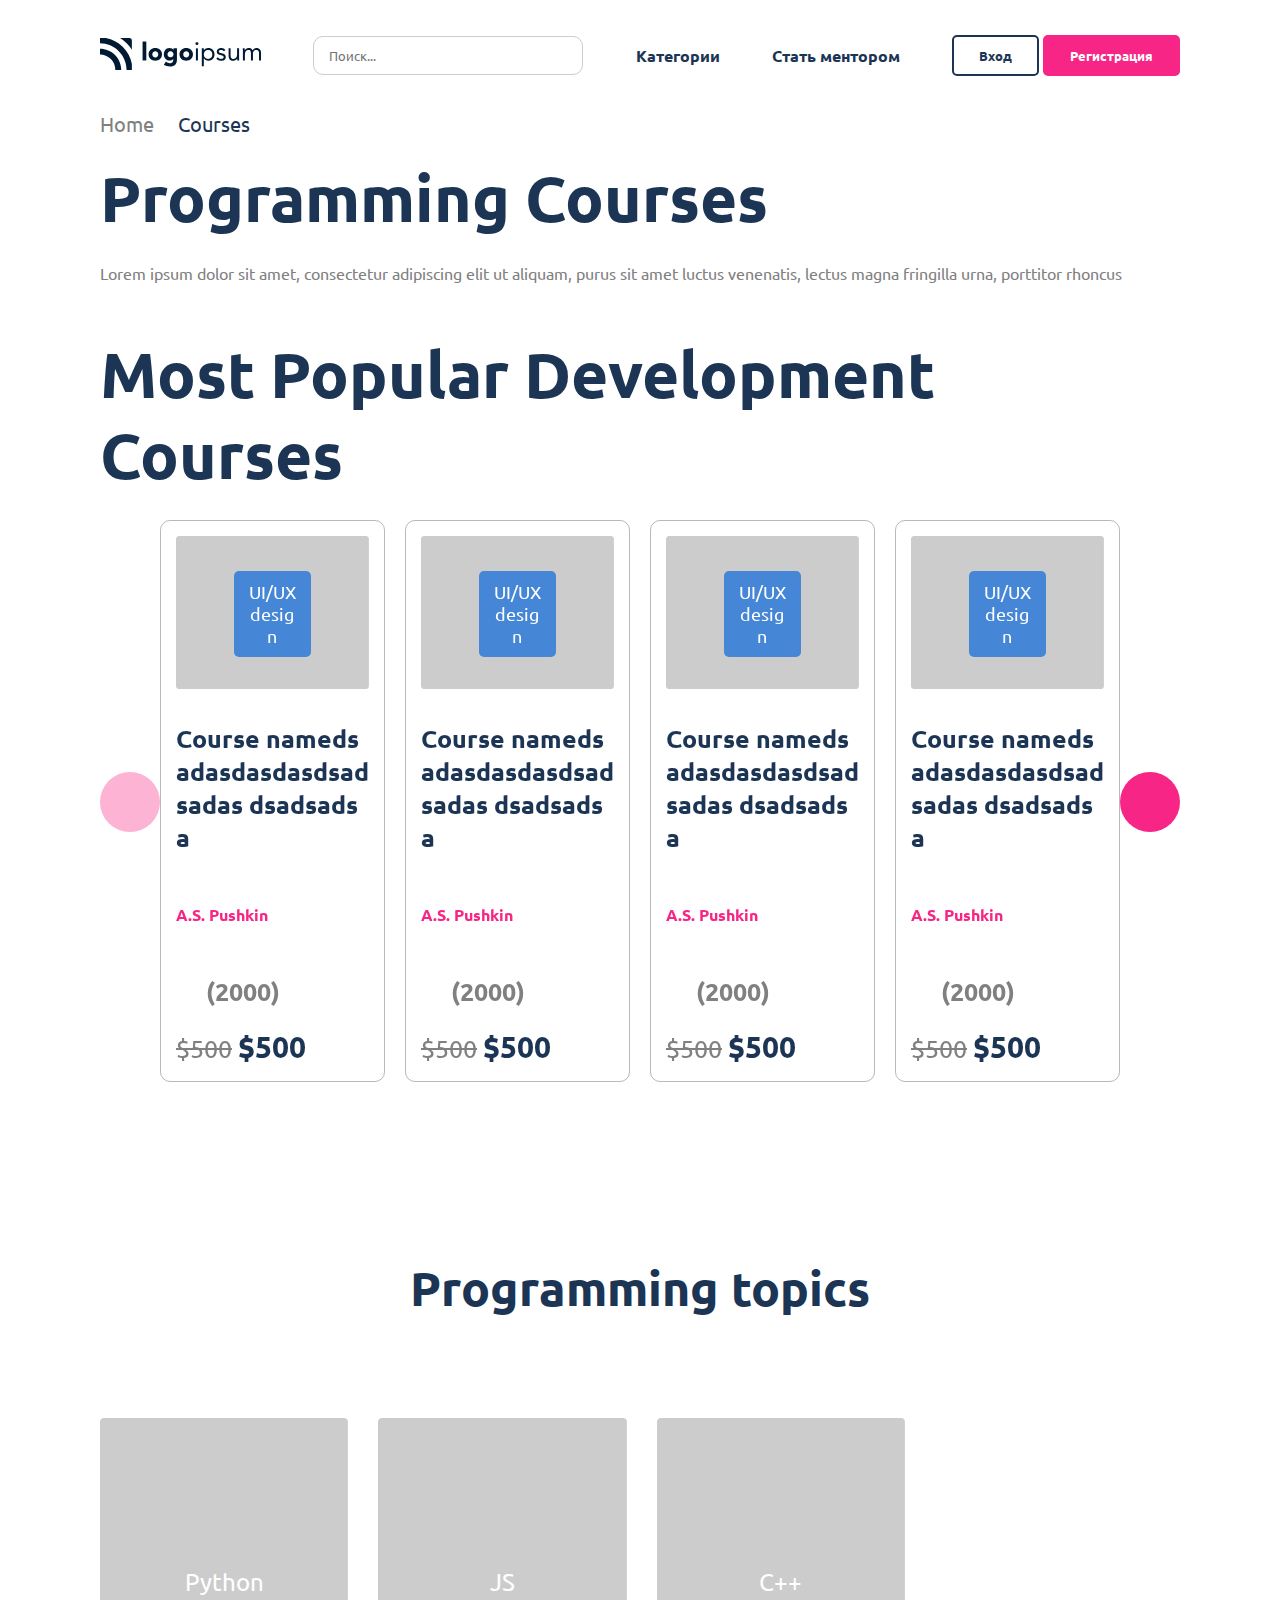
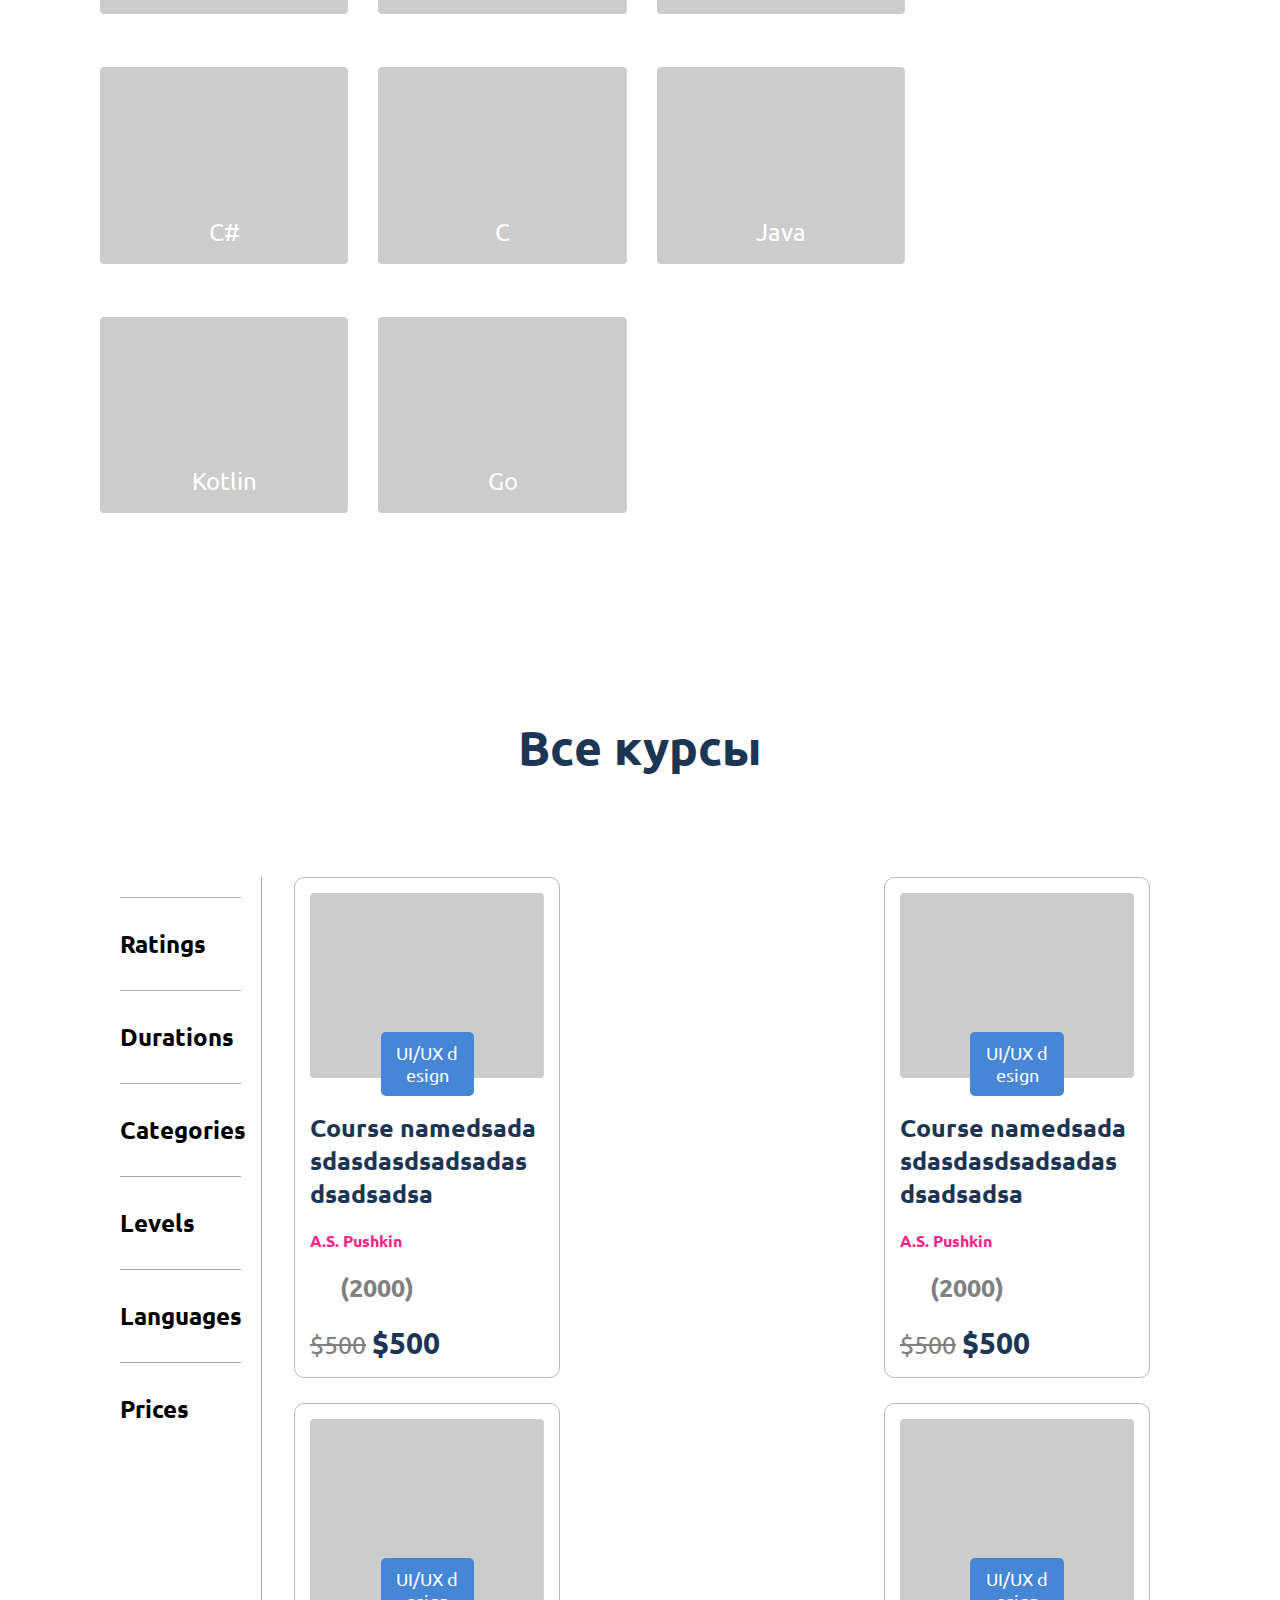
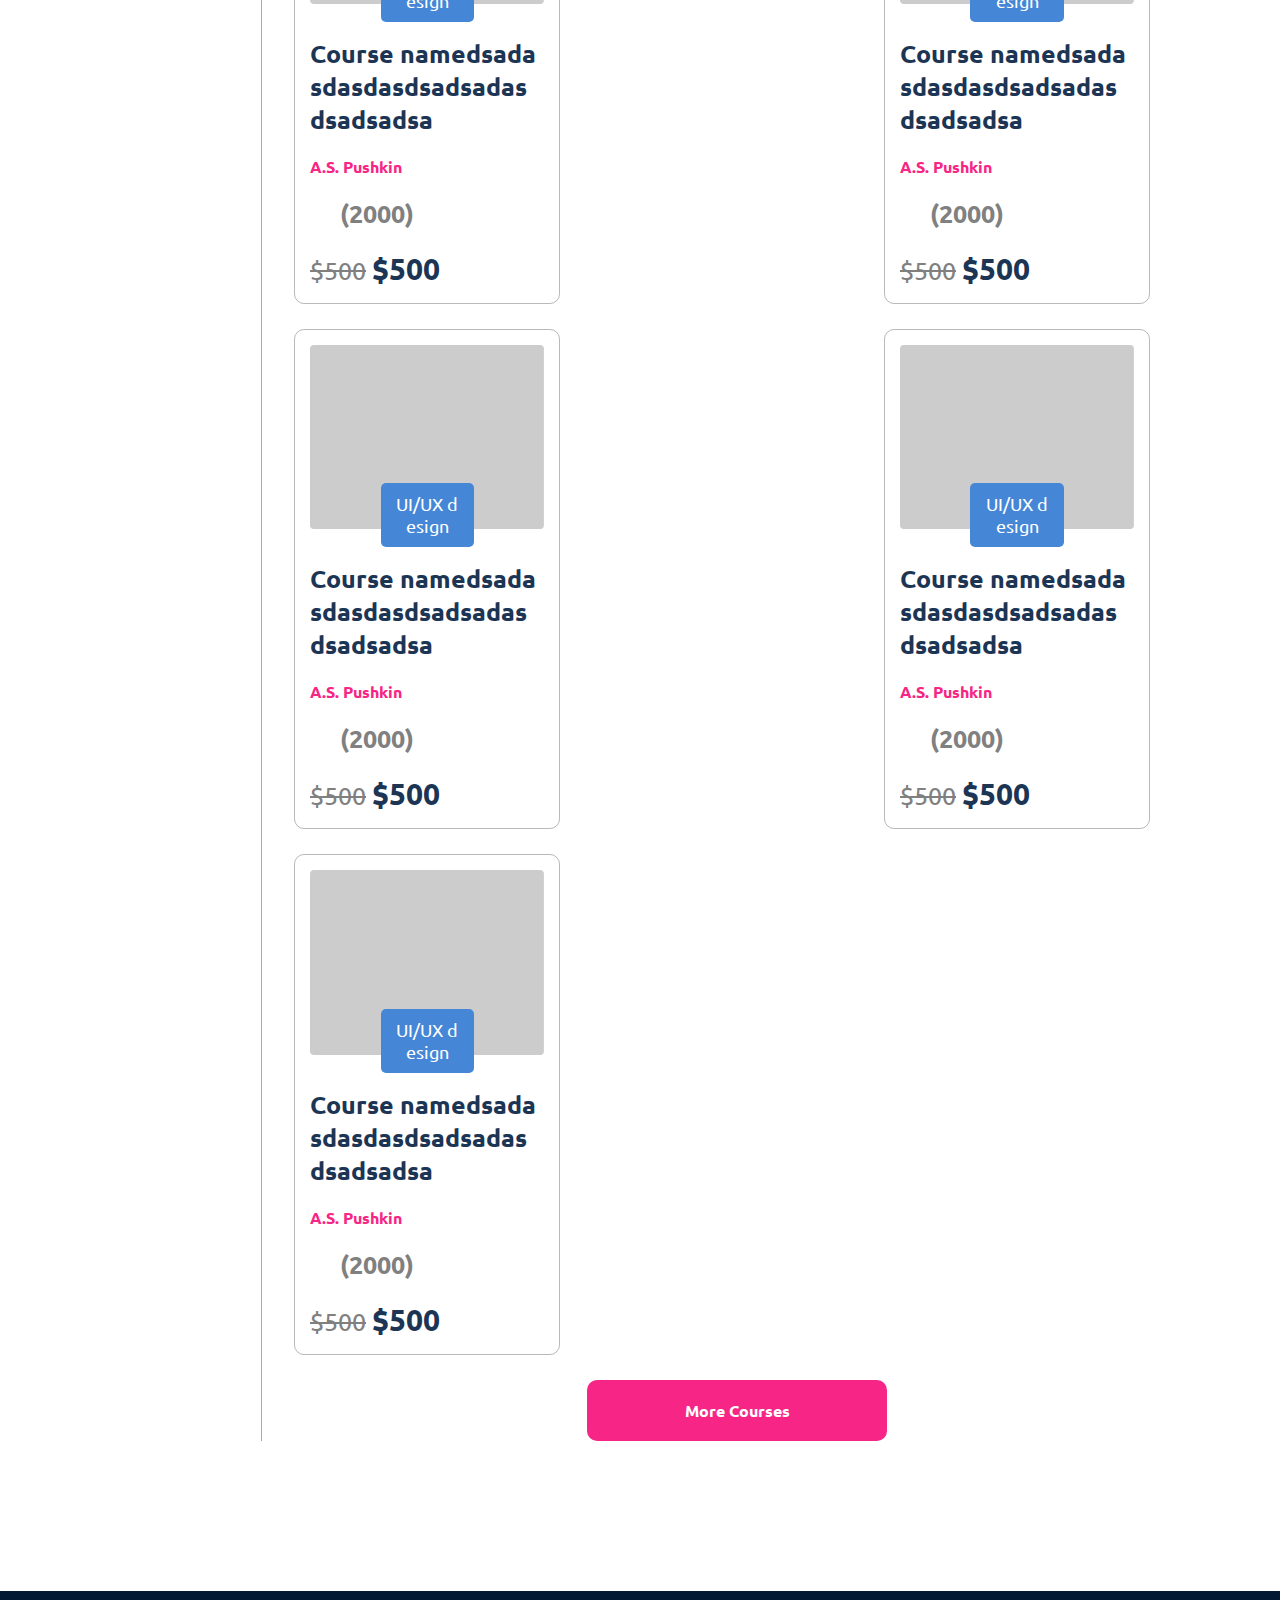
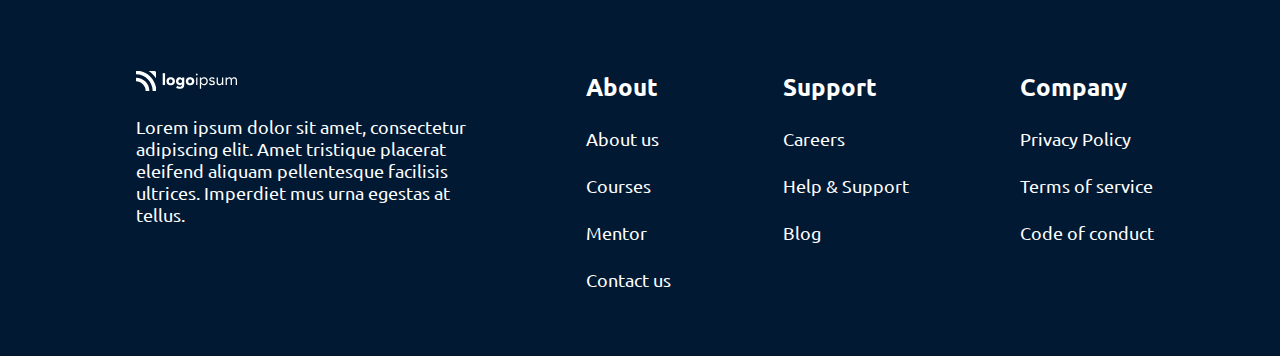
<file: courses.html>
<!doctype html>
<html lang="en">
<head>
  <meta charset="UTF-8">
  <meta name="viewport"
        content="width=device-width, user-scalable=no, initial-scale=1.0, maximum-scale=1.0, minimum-scale=1.0">
  <meta http-equiv="X-UA-Compatible" content="ie=edge">
  <link rel="stylesheet" href="css/base.css">
  <link rel="stylesheet" href="css/courses.css">
  <link rel="stylesheet" href="https://cdnjs.cloudflare.com/ajax/libs/font-awesome/6.4.0/css/all.min.css"
        integrity="sha512-iecdLmaskl7CVkqkXNQ/ZH/XLlvWZOJyj7Yy7tcenmpD1ypASozpmT/E0iPtmFIB46ZmdtAc9eNBvH0H/ZpiBw=="
        crossorigin="anonymous" referrerpolicy="no-referrer" />
  <link rel="preconnect" href="https://fonts.googleapis.com">
  <link rel="preconnect" href="https://fonts.gstatic.com" crossorigin>
  <link href="https://fonts.googleapis.com/css2?family=Ubuntu:wght@400;500;700&display=swap" rel="stylesheet">
  <link
        rel="stylesheet"
        href="https://cdn.jsdelivr.net/npm/swiper@10/swiper-bundle.min.css"
  />
  <title>Курсы</title>
</head>
<body>
<header class="header">
  <div>
    <img src="img/Logo.svg" alt="site logo">
  </div>
  <div class="search-block">
    <input class="search" type="search" placeholder="Поиск...">
    <i class="fa fa-magnifying-glass"></i>
  </div>
  <p>Категории</p>
  <p>Стать ментором</p>
  <div class="auth">
    <button class="login">Вход</button>
    <button class="signup">Регистрация</button>
  </div>
</header>
<main class="main">
  <section class="trending-courses">
    <div class="sitemap">
      <span>Home</span>
      <span class="next"><i class="fa-solid fa-chevron-right"></i></span>
      <span class="sitemap-active">Courses</span>
    </div>
    <h2>Programming Courses</h2>
    <p>Lorem ipsum dolor sit amet, consectetur adipiscing elit ut aliquam, purus sit amet luctus venenatis,
      lectus magna fringilla urna, porttitor rhoncus
    </p>
    <div class="courses-list">
      <h2>Most Popular Development Courses</h2>
      <div class="courses-swiper">
        <div class="swiper-button-prev"></div>
        <div class="swiper">
          <div class="swiper-wrapper">
            <div class="swiper-slide">
              <div class="course-card smooth-scale">
                <div class="card-preview">
                  <img src="img/default_photo_bg.png" alt="">
                  <p class="button">UI/UX design</p>
                </div>
                <div class="card-title">
                  <p class="course-name">Course namedsadasdasdasdsadsadas dsadsadsa</p>
                  <p class="course-author">A.S. Pushkin</p>
                  <div class="stars">
                    <i class="fa-solid fa-star"></i>
                    <i class="fa-solid fa-star"></i>
                    <i class="fa-solid fa-star"></i>
                    <i class="fa-solid fa-star"></i>
                    <i class="fa-solid fa-star"></i>
                    <span>(2000)</span>
                  </div>
                  <span class="price-inactive">$500</span>
                  <span class="course-price">$500</span>
                </div>
              </div>
            </div>
            <div class="swiper-slide">
              <div class="course-card smooth-scale">
                <div class="card-preview">
                  <img src="img/default_photo_bg.png" alt="">
                  <p class="button">UI/UX design</p>
                </div>
                <div class="card-title">
                  <p class="course-name">Course namedsadasdasdasdsadsadas dsadsadsa</p>
                  <p class="course-author">A.S. Pushkin</p>
                  <div class="stars">
                    <i class="fa-solid fa-star"></i>
                    <i class="fa-solid fa-star"></i>
                    <i class="fa-solid fa-star"></i>
                    <i class="fa-solid fa-star"></i>
                    <i class="fa-solid fa-star"></i>
                    <span>(2000)</span>
                  </div>
                  <span class="price-inactive">$500</span>
                  <span class="course-price">$500</span>
                </div>
              </div>
            </div>
            <div class="swiper-slide">
              <div class="course-card smooth-scale">
                <div class="card-preview">
                  <img src="img/default_photo_bg.png" alt="">
                  <p class="button">UI/UX design</p>
                </div>
                <div class="card-title">
                  <p class="course-name">Course namedsadasdasdasdsadsadas dsadsadsa</p>
                  <p class="course-author">A.S. Pushkin</p>
                  <div class="stars">
                    <i class="fa-solid fa-star"></i>
                    <i class="fa-solid fa-star"></i>
                    <i class="fa-solid fa-star"></i>
                    <i class="fa-solid fa-star"></i>
                    <i class="fa-solid fa-star"></i>
                    <span>(2000)</span>
                  </div>
                  <span class="price-inactive">$500</span>
                  <span class="course-price">$500</span>
                </div>
              </div>
            </div>
            <div class="swiper-slide">
              <div class="course-card smooth-scale">
                <div class="card-preview">
                  <img src="img/default_photo_bg.png" alt="">
                  <p class="button">UI/UX design</p>
                </div>
                <div class="card-title">
                  <p class="course-name">Course namedsadasdasdasdsadsadas dsadsadsa</p>
                  <p class="course-author">A.S. Pushkin</p>
                  <div class="stars">
                    <i class="fa-solid fa-star"></i>
                    <i class="fa-solid fa-star"></i>
                    <i class="fa-solid fa-star"></i>
                    <i class="fa-solid fa-star"></i>
                    <i class="fa-solid fa-star"></i>
                    <span>(2000)</span>
                  </div>
                  <span class="price-inactive">$500</span>
                  <span class="course-price">$500</span>
                </div>
              </div>
            </div>
            <div class="swiper-slide">
              <div class="course-card smooth-scale">
                <div class="card-preview">
                  <img src="img/default_photo_bg.png" alt="">
                  <p class="button">UI/UX design</p>
                </div>
                <div class="card-title">
                  <p class="course-name">Course namedsadasdasdasdsadsadas dsadsadsa</p>
                  <p class="course-author">A.S. Pushkin</p>
                  <div class="stars">
                    <i class="fa-solid fa-star"></i>
                    <i class="fa-solid fa-star"></i>
                    <i class="fa-solid fa-star"></i>
                    <i class="fa-solid fa-star"></i>
                    <i class="fa-solid fa-star"></i>
                    <span>(2000)</span>
                  </div>
                  <span class="price-inactive">$500</span>
                  <span class="course-price">$500</span>
                </div>
              </div>
            </div>
            <div class="swiper-slide">
              <div class="course-card smooth-scale">
                <div class="card-preview">
                  <img src="img/default_photo_bg.png" alt="">
                  <p class="button">UI/UX design</p>
                </div>
                <div class="card-title">
                  <p class="course-name">Course namedsadasdasdasdsadsadas dsadsadsa</p>
                  <p class="course-author">A.S. Pushkin</p>
                  <div class="stars">
                    <i class="fa-solid fa-star"></i>
                    <i class="fa-solid fa-star"></i>
                    <i class="fa-solid fa-star"></i>
                    <i class="fa-solid fa-star"></i>
                    <i class="fa-solid fa-star"></i>
                    <span>(2000)</span>
                  </div>
                  <span class="price-inactive">$500</span>
                  <span class="course-price">$500</span>
                </div>
              </div>
            </div>
          </div>
        </div>
        <div class="swiper-button-next"></div>
      </div>
    </div>
  </section>
  <section class="topics">
    <h2>Programming topics</h2>
    <div class="categories topics-list">
      <div class="category-card smooth-scale">
        <img src="img/default_photo_bg.png" alt="categoty photo">
        <p class="category-name">Python</p>
      </div>
      <div class="category-card smooth-scale">
        <img src="img/default_photo_bg.png" alt="categoty photo">
        <p class="category-name">JS</p>
      </div>
      <div class="category-card smooth-scale">
        <img src="img/default_photo_bg.png" alt="categoty photo">
        <p class="category-name">C++</p>
      </div>
      <div class="category-card smooth-scale">
        <img src="img/default_photo_bg.png" alt="categoty photo">
        <p class="category-name">C#</p>
      </div>
      <div class="category-card smooth-scale">
        <img src="img/default_photo_bg.png" alt="categoty photo">
        <p class="category-name">C</p>
      </div>
      <div class="category-card smooth-scale">
        <img src="img/default_photo_bg.png" alt="categoty photo">
        <p class="category-name">Java</p>
      </div>
      <div class="category-card smooth-scale">
        <img src="img/default_photo_bg.png" alt="categoty photo">
        <p class="category-name">Kotlin</p>
      </div>
      <div class="category-card smooth-scale">
        <img src="img/default_photo_bg.png" alt="categoty photo">
        <p class="category-name">Go</p>
      </div>
    </div>
  </section>
  <section class="all-courses">
    <h2>Все курсы</h2>
    <div class="courses">
      <div class="all-courses-filter">
        <div class="filer-ratings">
          <div class="filter-header">
            <h2>Ratings</h2>
            <p><i class="fa-solid fa-chevron-up arrow-up"></i></p>
            <p class="active"><i class="fa-solid fa-chevron-down arrow-down"></i></p>
          </div>
          <div class="filter-body">
            <div class="filter-category">
              <input type="checkbox">
              <p class="stars">
                <i class="fa-solid fa-star"></i>
                <i class="fa-solid fa-star"></i>
                <i class="fa-solid fa-star"></i>
                <i class="fa-solid fa-star"></i>
                <i class="fa-solid fa-star"></i>
                <a>5</a>
                <span>(3000)</span>
              </p>
            </div>
            <div class="filter-category">
              <input type="checkbox">
              <p class="stars">
                <i class="fa-solid fa-star"></i>
                <i class="fa-solid fa-star"></i>
                <i class="fa-solid fa-star"></i>
                <i class="fa-solid fa-star"></i>
                <a>4</a>
                <span>(3000)</span>
              </p>

            </div>
            <div class="filter-category">
              <input type="checkbox">
              <p class="stars">
                <i class="fa-solid fa-star"></i>
                <i class="fa-solid fa-star"></i>
                <i class="fa-solid fa-star"></i>
                <a>3</a>
                <span>(3000)</span>
              </p>
            </div>
            <div class="filter-category">
              <input type="checkbox">
              <p class="stars">
                <i class="fa-solid fa-star"></i>
                <i class="fa-solid fa-star"></i>
                <a>2</a>
                <span>(3000)</span>
              </p>
            </div>
            <div class="filter-category">
              <input type="checkbox">
              <p class="stars">
                <i class="fa-solid fa-star"></i>
                <a>1</a>
                <span>(3000)</span>
              </p>
            </div>
          </div>
        </div>
        <div class="filer-durations">
          <div class="filter-header">
            <h2>Durations</h2>
            <p><i class="fa-solid fa-chevron-up arrow-up"></i></p>
            <p class="active"><i class="fa-solid fa-chevron-down arrow-down"></i></p>
          </div>
          <div class="filter-body">
            <div class="filter-category">
              <input type="checkbox">
              <p class="durations">
                <a >1-3 Hours</a>
                <span>(3000)</span>
              </p>
            </div>
            <div class="filter-category">
              <input type="checkbox">
              <p class="durations">
                <a>3-5 Hours</a>
                <span>(3000)</span>
              </p>
            </div>
            <div class="filter-category">
              <input type="checkbox">
              <p class="durations">
                <a >5-7 Hours</a>
                <span>(3000)</span>
              </p>
            </div>
            <div class="filter-category">
              <input type="checkbox">
              <p class="durations">
                <a >7-9 Hours</a>
                <span>(3000)</span>
              </p>
            </div>
            <div class="filter-category">
              <input type="checkbox">
              <p class="durations">
                <a>9-11 Hours</a>
                <span>(3000)</span>
              </p>
            </div>
          </div>
        </div>
        <div class="filer-categories">
          <div class="filter-header">
            <h2>Categories</h2>
            <p><i class="fa-solid fa-chevron-up arrow-up"></i></p>
            <p class="active"><i class="fa-solid fa-chevron-down arrow-down"></i></p>
          </div>
          <div class="filter-body">
            <div class="filter-category">
              <input type="checkbox">
              <p class="languages">
                  <a>Golang</a>
                  <span>(3000)</span>
              </p>
            </div>
            <div class="filter-category">
              <input type="checkbox">
              <p class="languages">
                <a>JS</a>
                <span>(3000)</span>
              </p>
            </div>
            <div class="filter-category">
              <input type="checkbox">
              <p class="languages">
                <a>Python</a>
                <span>(3000)</span>
              </p>
            </div>
          </div>
        </div>
        <div class="filer-levels">
          <div class="filter-header">
            <h2>Levels</h2>
            <p><i class="fa-solid fa-chevron-up arrow-up"></i></p>
            <p class="active"><i class="fa-solid fa-chevron-down arrow-down"></i></p>
          </div>
          <div class="filter-body">
            <div class="filter-category">
              <input type="checkbox">
              <p class="durations">
                <a>Beginner</a>
                <span>(3000)</span>
              </p>
            </div>
            <div class="filter-category">
              <input type="checkbox">
              <p class="durations">
                <a>Intermediate</a>
                <span>(3000)</span>
              </p>
            </div>
            <div class="filter-category">
              <input type="checkbox">
              <p class="durations">
                <a>Advanced</a>
                <span>(3000)</span>
              </p>
            </div>
          </div>
        </div>
        <div class="filer-language">
          <div class="filter-header">
            <h2>Languages</h2>
            <p><i class="fa-solid fa-chevron-up arrow-up"></i></p>
            <p class="active"><i class="fa-solid fa-chevron-down arrow-down"></i></p>
          </div>
          <div class="filter-body">
            <div class="filter-category">
              <input type="checkbox">
              <p class="durations">
                <a>English</a>
                <span>(3000)</span>
              </p>
            </div>
            <div class="filter-category">
              <input type="checkbox">
              <p class="durations">
                <a>Russian</a>
                <span>(3000)</span>
              </p>
            </div>
          </div>
        </div>
        <div class="filer-price">
          <div class="filter-header">
            <h2>Prices</h2>
            <p><i class="fa-solid fa-chevron-up arrow-up"></i></p>
            <p class="active"><i class="fa-solid fa-chevron-down arrow-down"></i></p>
          </div>
          <div class="filter-body">
            <div class="filter-category">
              <input type="checkbox">
              <p class="durations">
                <a>Free</a>
                <span>(3000)</span>
              </p>
            </div>
            <div class="filter-category">
              <input type="checkbox">
              <p class="durations">
                <a> 100-1000 Р</a>
                <span>(3000)</span>
              </p>
            </div>
          </div>
        </div>
      </div>
      <div class="all-courses-block">
        <div class="all-courses-list">
          <div class="course-card smooth-scale">
            <div class="card-preview">
              <img src="img/default_photo_bg.png" alt="">
              <p class="button">UI/UX design</p>
            </div>
            <div class="card-title">
              <p class="course-name">Course namedsadasdasdasdsadsadas dsadsadsa</p>
              <p class="course-author">A.S. Pushkin</p>
              <div class="stars">
                <i class="fa-solid fa-star"></i>
                <i class="fa-solid fa-star"></i>
                <i class="fa-solid fa-star"></i>
                <i class="fa-solid fa-star"></i>
                <i class="fa-solid fa-star"></i>
                <span>(2000)</span>
              </div>
              <span class="price-inactive">$500</span>
              <span class="course-price">$500</span>
            </div>
          </div>
          <div class="course-card smooth-scale">
            <div class="card-preview">
              <img src="img/default_photo_bg.png" alt="">
              <p class="button">UI/UX design</p>
            </div>
            <div class="card-title">
              <p class="course-name">Course namedsadasdasdasdsadsadas dsadsadsa</p>
              <p class="course-author">A.S. Pushkin</p>
              <div class="stars">
                <i class="fa-solid fa-star"></i>
                <i class="fa-solid fa-star"></i>
                <i class="fa-solid fa-star"></i>
                <i class="fa-solid fa-star"></i>
                <i class="fa-solid fa-star"></i>
                <span>(2000)</span>
              </div>
              <span class="price-inactive">$500</span>
              <span class="course-price">$500</span>
            </div>
          </div>
          <div class="course-card smooth-scale">
            <div class="card-preview">
              <img src="img/default_photo_bg.png" alt="">
              <p class="button">UI/UX design</p>
            </div>
            <div class="card-title">
              <p class="course-name">Course namedsadasdasdasdsadsadas dsadsadsa</p>
              <p class="course-author">A.S. Pushkin</p>
              <div class="stars">
                <i class="fa-solid fa-star"></i>
                <i class="fa-solid fa-star"></i>
                <i class="fa-solid fa-star"></i>
                <i class="fa-solid fa-star"></i>
                <i class="fa-solid fa-star"></i>
                <span>(2000)</span>
              </div>
              <span class="price-inactive">$500</span>
              <span class="course-price">$500</span>
            </div>
          </div>
          <div class="course-card smooth-scale">
            <div class="card-preview">
              <img src="img/default_photo_bg.png" alt="">
              <p class="button">UI/UX design</p>
            </div>
            <div class="card-title">
              <p class="course-name">Course namedsadasdasdasdsadsadas dsadsadsa</p>
              <p class="course-author">A.S. Pushkin</p>
              <div class="stars">
                <i class="fa-solid fa-star"></i>
                <i class="fa-solid fa-star"></i>
                <i class="fa-solid fa-star"></i>
                <i class="fa-solid fa-star"></i>
                <i class="fa-solid fa-star"></i>
                <span>(2000)</span>
              </div>
              <span class="price-inactive">$500</span>
              <span class="course-price">$500</span>
            </div>
          </div>
          <div class="course-card smooth-scale">
            <div class="card-preview">
              <img src="img/default_photo_bg.png" alt="">
              <p class="button">UI/UX design</p>
            </div>
            <div class="card-title">
              <p class="course-name">Course namedsadasdasdasdsadsadas dsadsadsa</p>
              <p class="course-author">A.S. Pushkin</p>
              <div class="stars">
                <i class="fa-solid fa-star"></i>
                <i class="fa-solid fa-star"></i>
                <i class="fa-solid fa-star"></i>
                <i class="fa-solid fa-star"></i>
                <i class="fa-solid fa-star"></i>
                <span>(2000)</span>
              </div>
              <span class="price-inactive">$500</span>
              <span class="course-price">$500</span>
            </div>
          </div>
          <div class="course-card smooth-scale">
            <div class="card-preview">
              <img src="img/default_photo_bg.png" alt="">
              <p class="button">UI/UX design</p>
            </div>
            <div class="card-title">
              <p class="course-name">Course namedsadasdasdasdsadsadas dsadsadsa</p>
              <p class="course-author">A.S. Pushkin</p>
              <div class="stars">
                <i class="fa-solid fa-star"></i>
                <i class="fa-solid fa-star"></i>
                <i class="fa-solid fa-star"></i>
                <i class="fa-solid fa-star"></i>
                <i class="fa-solid fa-star"></i>
                <span>(2000)</span>
              </div>
              <span class="price-inactive">$500</span>
              <span class="course-price">$500</span>
            </div>
          </div>
          <div class="course-card smooth-scale">
            <div class="card-preview">
              <img src="img/default_photo_bg.png" alt="">
              <p class="button">UI/UX design</p>
            </div>
            <div class="card-title">
              <p class="course-name">Course namedsadasdasdasdsadsadas dsadsadsa</p>
              <p class="course-author">A.S. Pushkin</p>
              <div class="stars">
                <i class="fa-solid fa-star"></i>
                <i class="fa-solid fa-star"></i>
                <i class="fa-solid fa-star"></i>
                <i class="fa-solid fa-star"></i>
                <i class="fa-solid fa-star"></i>
                <span>(2000)</span>
              </div>
              <span class="price-inactive">$500</span>
              <span class="course-price">$500</span>
            </div>
          </div>
        </div>
        <p class="category-btn-active more-courses">More Courses</p>
      </div>
    </div>
  </section>
</main>
<footer>
  <div class="footer-links">
    <div class="column">
      <img src="img/Logo-white.svg" alt="logo">
      <a>Lorem ipsum dolor sit amet, consectetur adipiscing elit. Amet tristique placerat eleifend aliquam pellentesque
        facilisis ultrices. Imperdiet mus urna egestas at tellus.
      </a>
    </div>
    <div class="column">
      <a>About</a>
      <a>About us</a>
      <a>Courses</a>
      <a>Mentor</a>
      <a>Contact us</a>
    </div>
    <div class="column">
      <a>Support</a>
      <a>Careers</a>
      <a>Help & Support</a>
      <a>Blog</a>
    </div>
    <div class="column">
      <a>Company</a>
      <a>Privacy Policy</a>
      <a>Terms of service</a>
      <a>Code of conduct</a>
    </div>
  </div>
</footer>
<script src="https://cdn.jsdelivr.net/npm/swiper@10/swiper-bundle.min.js"></script>
<script>
    const swiper = new Swiper('.swiper', {
        // Optional parameters
        direction: 'horizontal',
        slidesPerView: 4,
        spaceBetween: 20,

        // Navigation arrows
        navigation: {
            nextEl: '.swiper-button-next',
            prevEl: '.swiper-button-prev',
        },
    });
</script>
<script src="js/checkbox.js"></script>
<script src="js/dropdown.js"></script>
<script>
  let filters = document.querySelectorAll('.all-courses-filter > div .filter-header')
  dropdown(filters, 'filter-body')
</script>
</body>
</html>
</file>
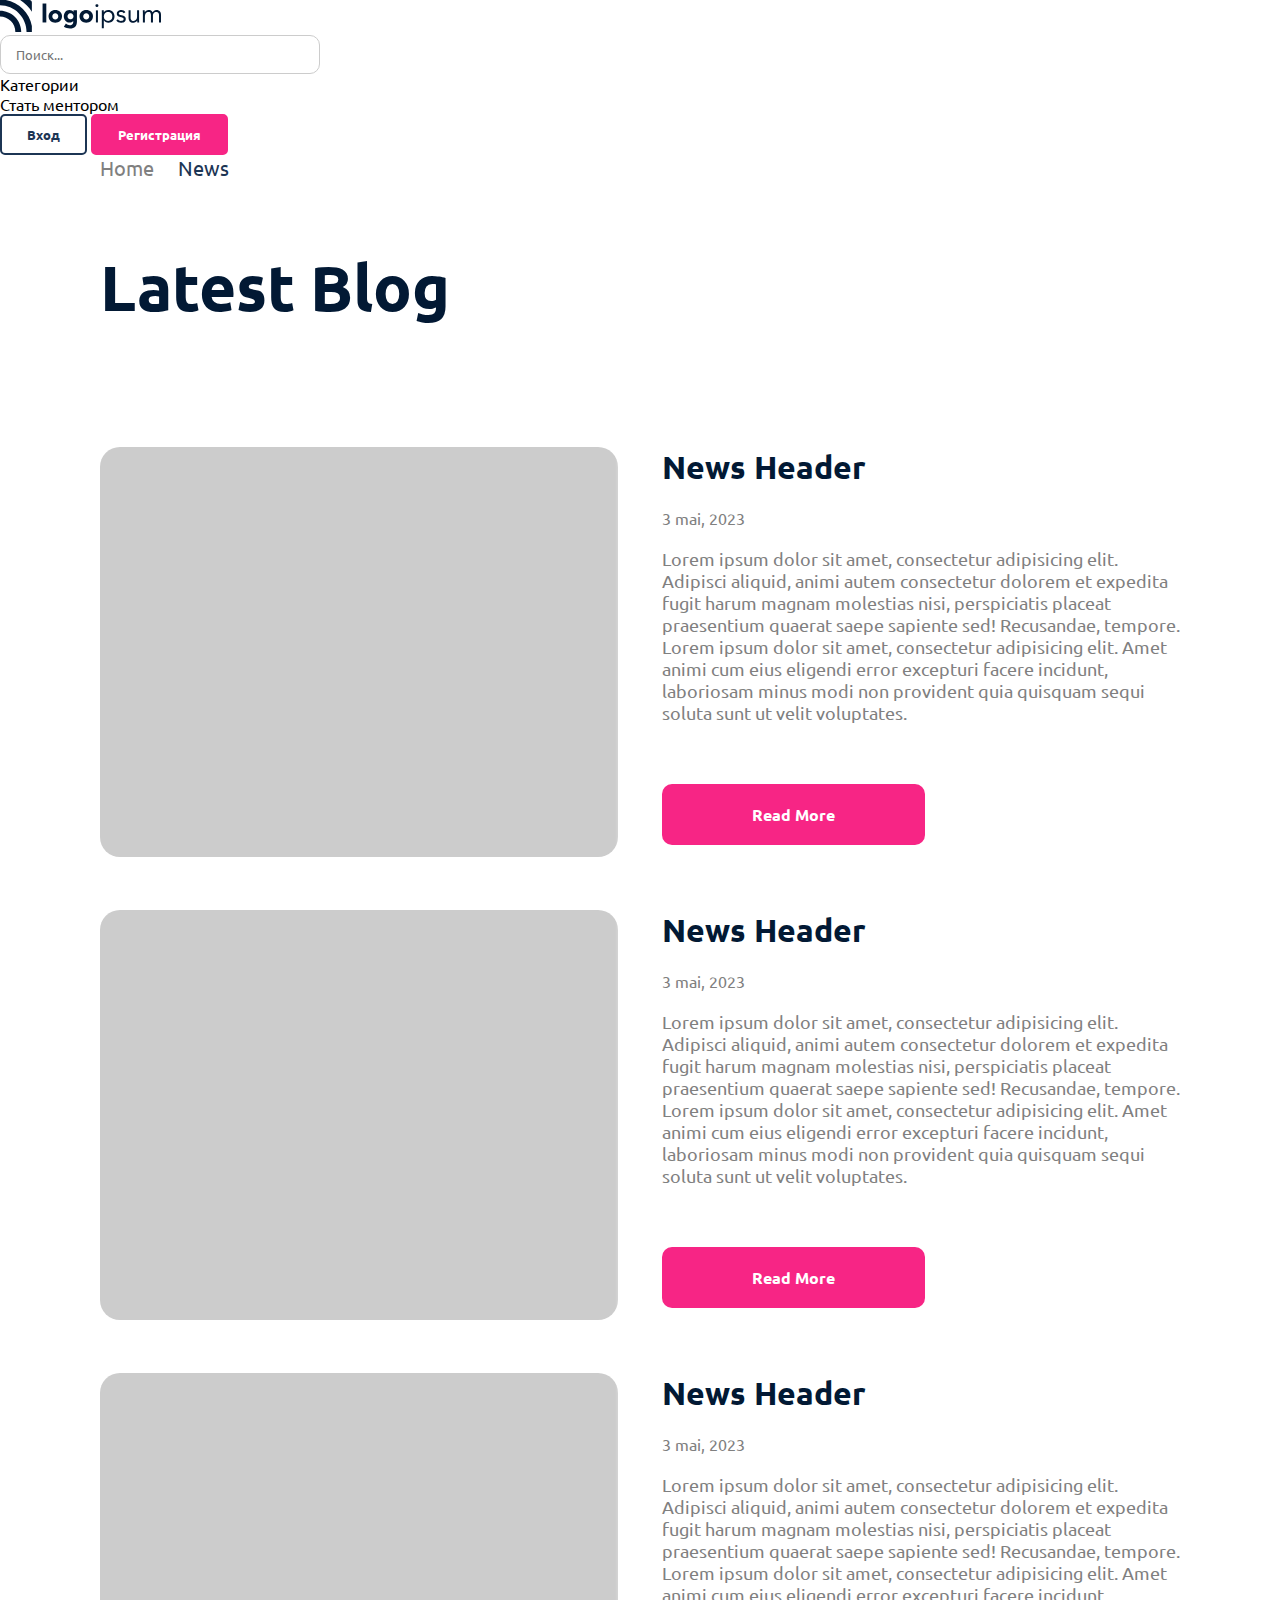
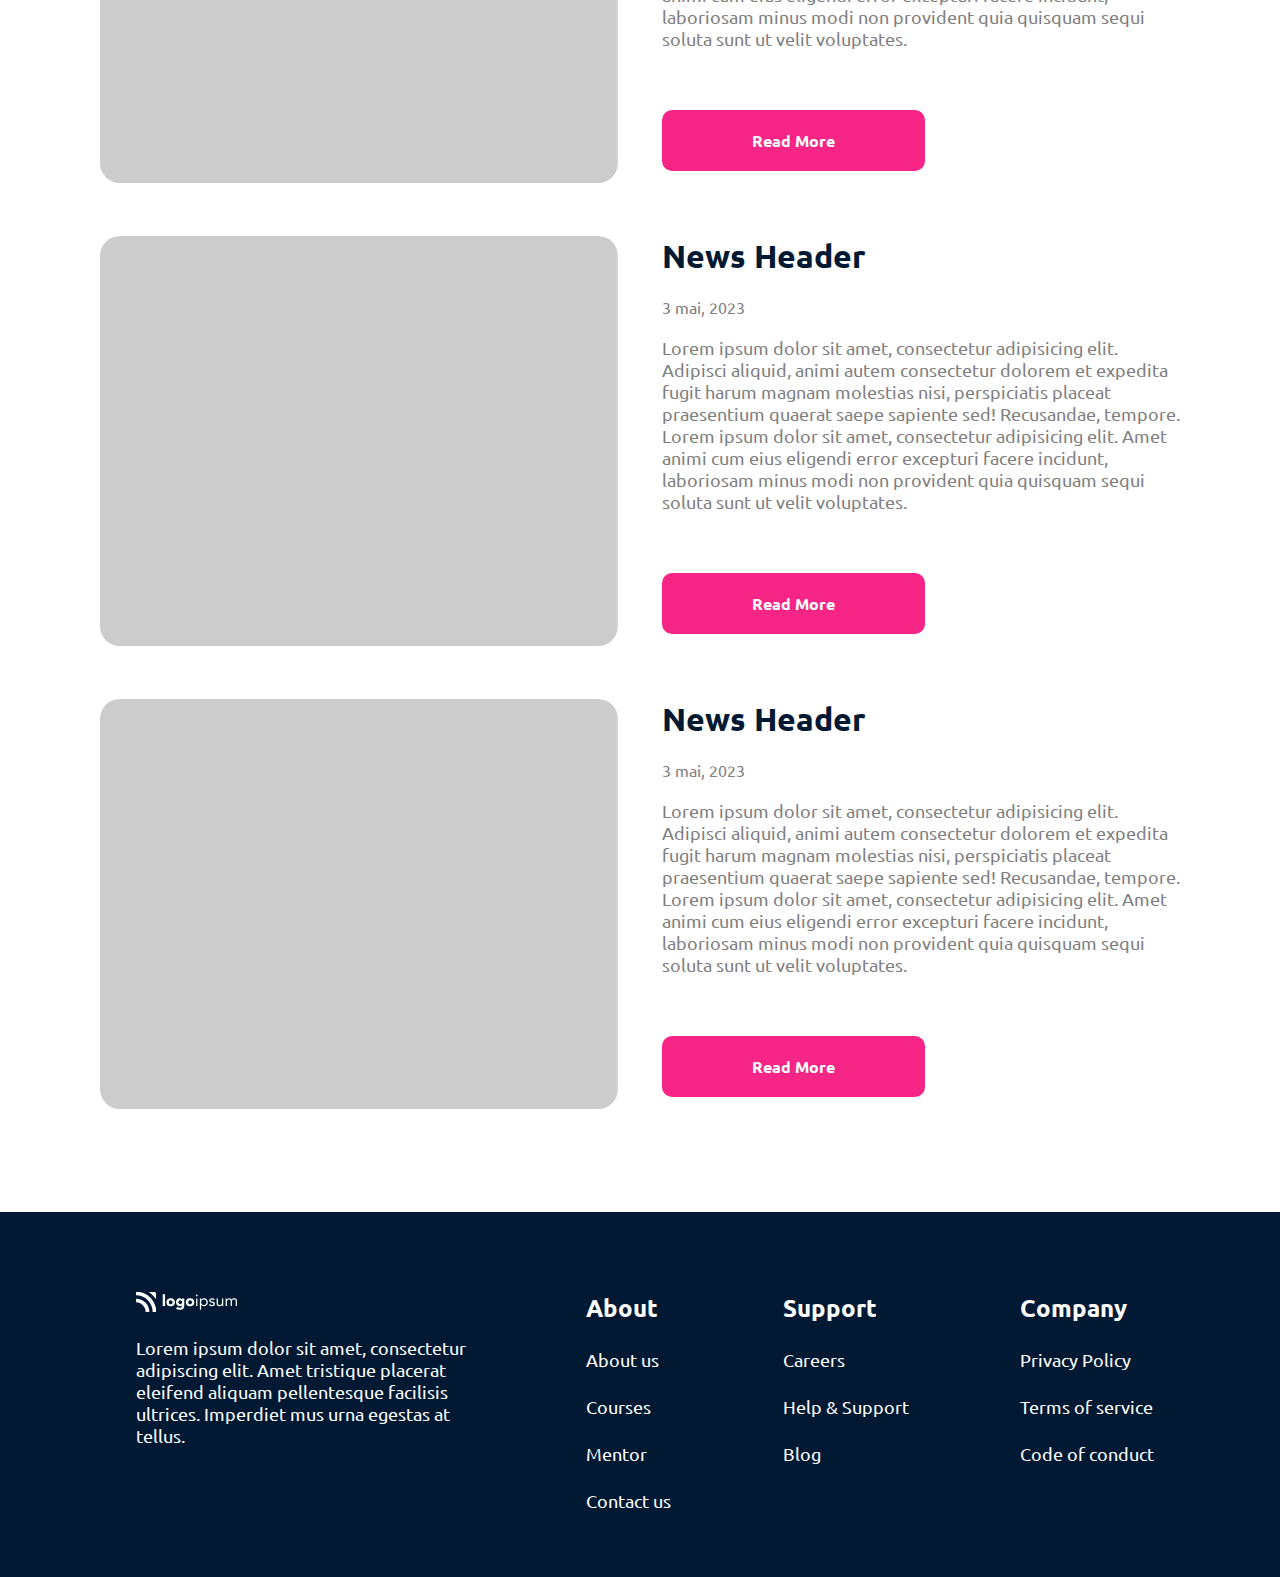
<file: news.html>
<!doctype html>
<html lang="en">
<head>
    <meta charset="UTF-8">
    <meta name="viewport"
          content="width=device-width, user-scalable=no, initial-scale=1.0, maximum-scale=1.0, minimum-scale=1.0">
    <meta http-equiv="X-UA-Compatible" content="ie=edge">
    <link rel="stylesheet" href="css/base.css">
    <link rel="stylesheet" href="css/news.css">
    <link rel="stylesheet" href="https://cdnjs.cloudflare.com/ajax/libs/font-awesome/6.4.0/css/all.min.css"
          integrity="sha512-iecdLmaskl7CVkqkXNQ/ZH/XLlvWZOJyj7Yy7tcenmpD1ypASozpmT/E0iPtmFIB46ZmdtAc9eNBvH0H/ZpiBw=="
          crossorigin="anonymous" referrerpolicy="no-referrer" />
    <link rel="preconnect" href="https://fonts.googleapis.com">
    <link rel="preconnect" href="https://fonts.gstatic.com" crossorigin>
    <link href="https://fonts.googleapis.com/css2?family=Ubuntu:wght@400;500;700&display=swap" rel="stylesheet">
    <title>Новости</title>
</head>
<body>
<header>
    <div>
        <img src="img/Logo.svg" alt="site logo">
    </div>
    <div class="search-block">
        <input class="search" type="search" placeholder="Поиск...">
        <i class="fa fa-magnifying-glass"></i>
    </div>
    <p>Категории</p>
    <p>Стать ментором</p>
    <div class="auth">
        <button class="login">Вход</button>
        <button class="signup">Регистрация</button>
    </div>
</header>
<main class="main">
    <div class="sitemap">
        <span>Home</span>
        <span class="next"><i class="fa-solid fa-chevron-right"></i></span>
        <span class="sitemap-active">News</span>
    </div>
    <h1>Latest Blog</h1>
    <div class="news">
        <div class="news-card">
            <div class="preview">
                <img src="img/default_photo_bg.png" alt="news preview">
            </div>
            <div class="news-data">
                <h2 class="news-header">News Header</h2>
                <p class="news-time">3 mai, 2023</p>
                <p class="news-title">Lorem ipsum dolor sit amet, consectetur adipisicing elit. Adipisci aliquid,
                    animi autem consectetur dolorem et expedita fugit harum magnam
                    molestias nisi, perspiciatis placeat praesentium quaerat saepe
                    sapiente sed! Recusandae, tempore. Lorem ipsum dolor sit amet, consectetur adipisicing elit.
                    Amet animi cum eius eligendi error excepturi facere incidunt, laboriosam
                    minus modi non provident quia quisquam sequi soluta sunt ut velit
                    voluptates.
                </p>
                <a class="category-btn-active read-more-btn">Read More</a>
            </div>
        </div>
        <div class="news-card">
            <div class="preview">
                <img src="img/default_photo_bg.png" alt="news preview">
            </div>
            <div class="news-data">
                <h2 class="news-header">News Header</h2>
                <p class="news-time">3 mai, 2023</p>
                <p class="news-title">Lorem ipsum dolor sit amet, consectetur adipisicing elit. Adipisci aliquid,
                    animi autem consectetur dolorem et expedita fugit harum magnam
                    molestias nisi, perspiciatis placeat praesentium quaerat saepe
                    sapiente sed! Recusandae, tempore. Lorem ipsum dolor sit amet, consectetur adipisicing elit.
                    Amet animi cum eius eligendi error excepturi facere incidunt, laboriosam
                    minus modi non provident quia quisquam sequi soluta sunt ut velit
                    voluptates.
                </p>
                <a class="category-btn-active read-more-btn">Read More</a>
            </div>
        </div>
        <div class="news-card">
            <div class="preview">
                <img src="img/default_photo_bg.png" alt="news preview">
            </div>
            <div class="news-data">
                <h2 class="news-header">News Header</h2>
                <p class="news-time">3 mai, 2023</p>
                <p class="news-title">Lorem ipsum dolor sit amet, consectetur adipisicing elit. Adipisci aliquid,
                    animi autem consectetur dolorem et expedita fugit harum magnam
                    molestias nisi, perspiciatis placeat praesentium quaerat saepe
                    sapiente sed! Recusandae, tempore. Lorem ipsum dolor sit amet, consectetur adipisicing elit.
                    Amet animi cum eius eligendi error excepturi facere incidunt, laboriosam
                    minus modi non provident quia quisquam sequi soluta sunt ut velit
                    voluptates.
                </p>
                <a class="category-btn-active read-more-btn">Read More</a>
            </div>
        </div>
        <div class="news-card">
            <div class="preview">
                <img src="img/default_photo_bg.png" alt="news preview">
            </div>
            <div class="news-data">
                <h2 class="news-header">News Header</h2>
                <p class="news-time">3 mai, 2023</p>
                <p class="news-title">Lorem ipsum dolor sit amet, consectetur adipisicing elit. Adipisci aliquid,
                    animi autem consectetur dolorem et expedita fugit harum magnam
                    molestias nisi, perspiciatis placeat praesentium quaerat saepe
                    sapiente sed! Recusandae, tempore. Lorem ipsum dolor sit amet, consectetur adipisicing elit.
                    Amet animi cum eius eligendi error excepturi facere incidunt, laboriosam
                    minus modi non provident quia quisquam sequi soluta sunt ut velit
                    voluptates.
                </p>
                <a class="category-btn-active read-more-btn">Read More</a>
            </div>
        </div>
        <div class="news-card">
            <div class="preview">
                <img src="img/default_photo_bg.png" alt="news preview">
            </div>
            <div class="news-data">
                <h2 class="news-header">News Header</h2>
                <p class="news-time">3 mai, 2023</p>
                <p class="news-title">Lorem ipsum dolor sit amet, consectetur adipisicing elit. Adipisci aliquid,
                    animi autem consectetur dolorem et expedita fugit harum magnam
                    molestias nisi, perspiciatis placeat praesentium quaerat saepe
                    sapiente sed! Recusandae, tempore. Lorem ipsum dolor sit amet, consectetur adipisicing elit.
                    Amet animi cum eius eligendi error excepturi facere incidunt, laboriosam
                    minus modi non provident quia quisquam sequi soluta sunt ut velit
                    voluptates.
                </p>
                <a class="category-btn-active read-more-btn">Read More</a>
            </div>
        </div>
    </div>
</main>
<footer>
    <div class="footer-links">
        <div class="column">
            <img src="img/Logo-white.svg" alt="logo">
            <a>Lorem ipsum dolor sit amet, consectetur adipiscing elit. Amet tristique placerat eleifend aliquam pellentesque
                facilisis ultrices. Imperdiet mus urna egestas at tellus.
            </a>
        </div>
        <div class="column">
            <a>About</a>
            <a>About us</a>
            <a>Courses</a>
            <a>Mentor</a>
            <a>Contact us</a>
        </div>
        <div class="column">
            <a>Support</a>
            <a>Careers</a>
            <a>Help & Support</a>
            <a>Blog</a>
        </div>
        <div class="column">
            <a>Company</a>
            <a>Privacy Policy</a>
            <a>Terms of service</a>
            <a>Code of conduct</a>
        </div>
    </div>
</footer>
</body>
</file>
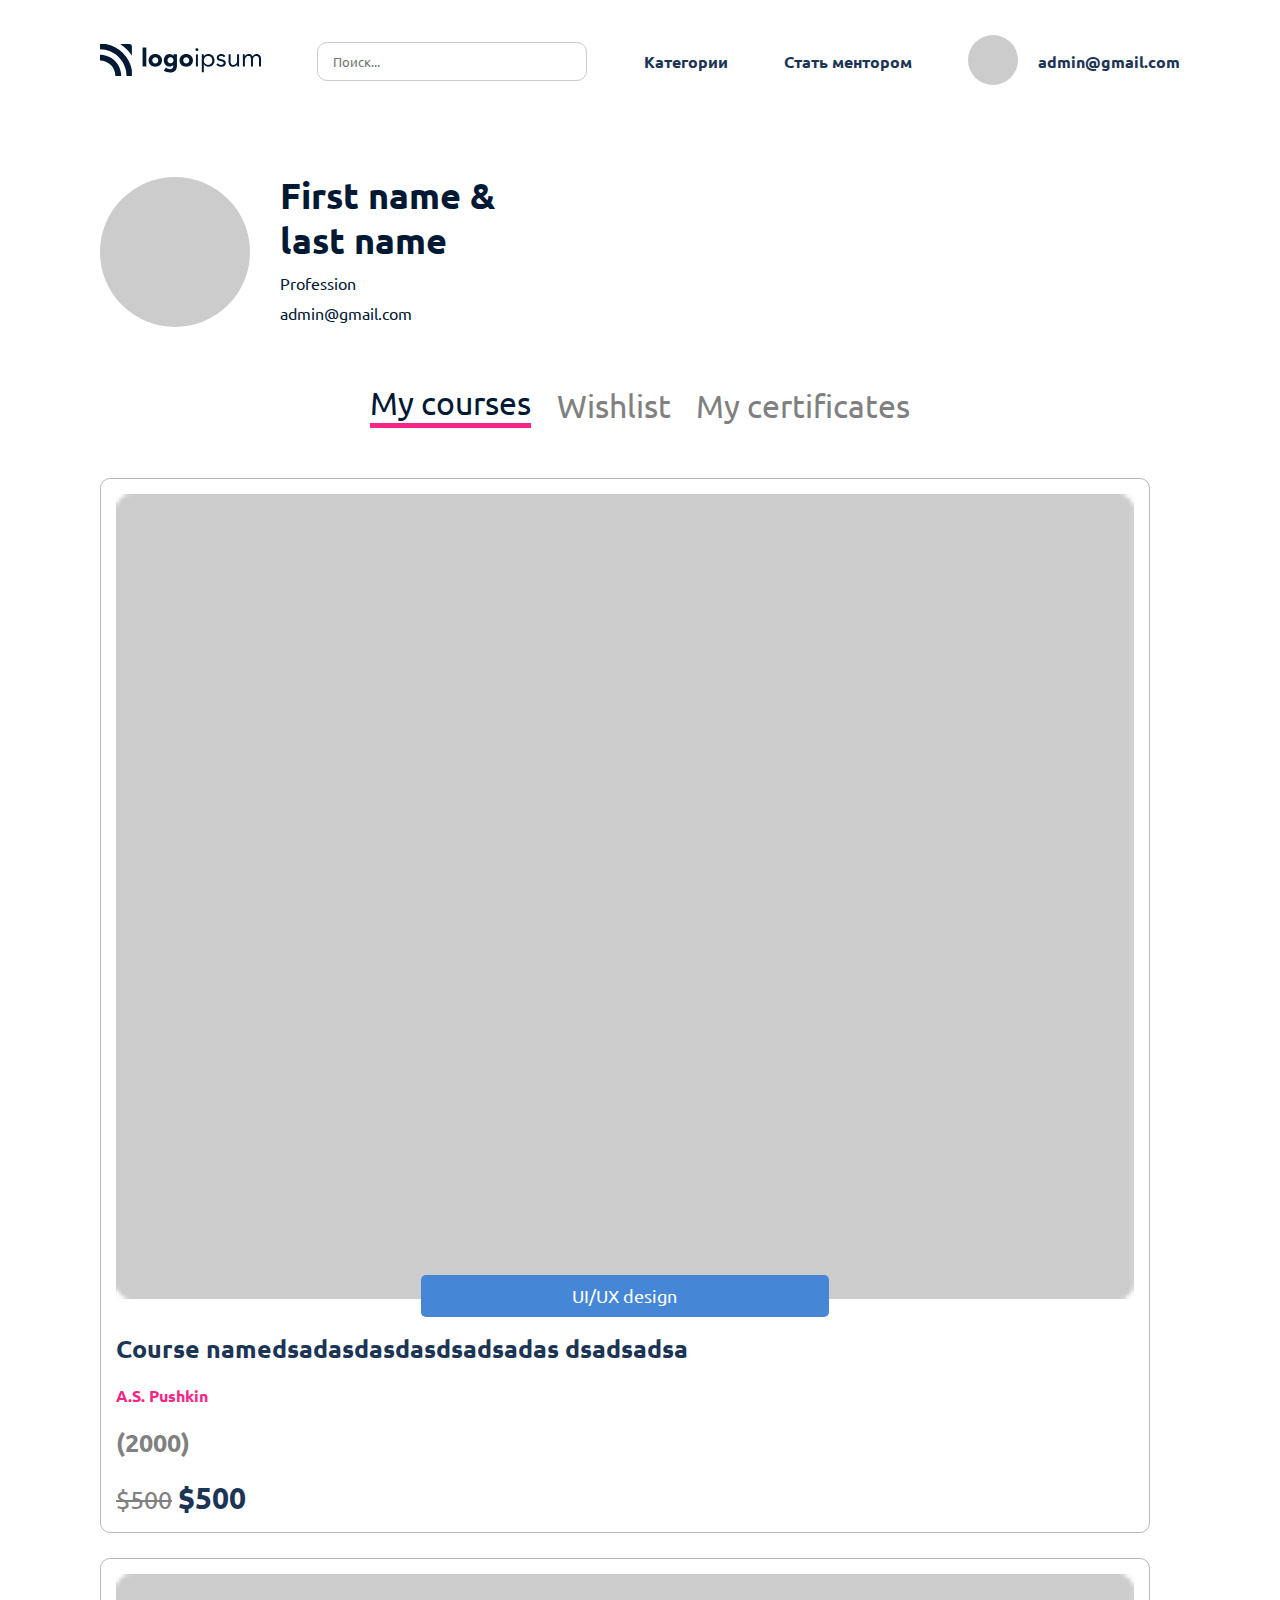
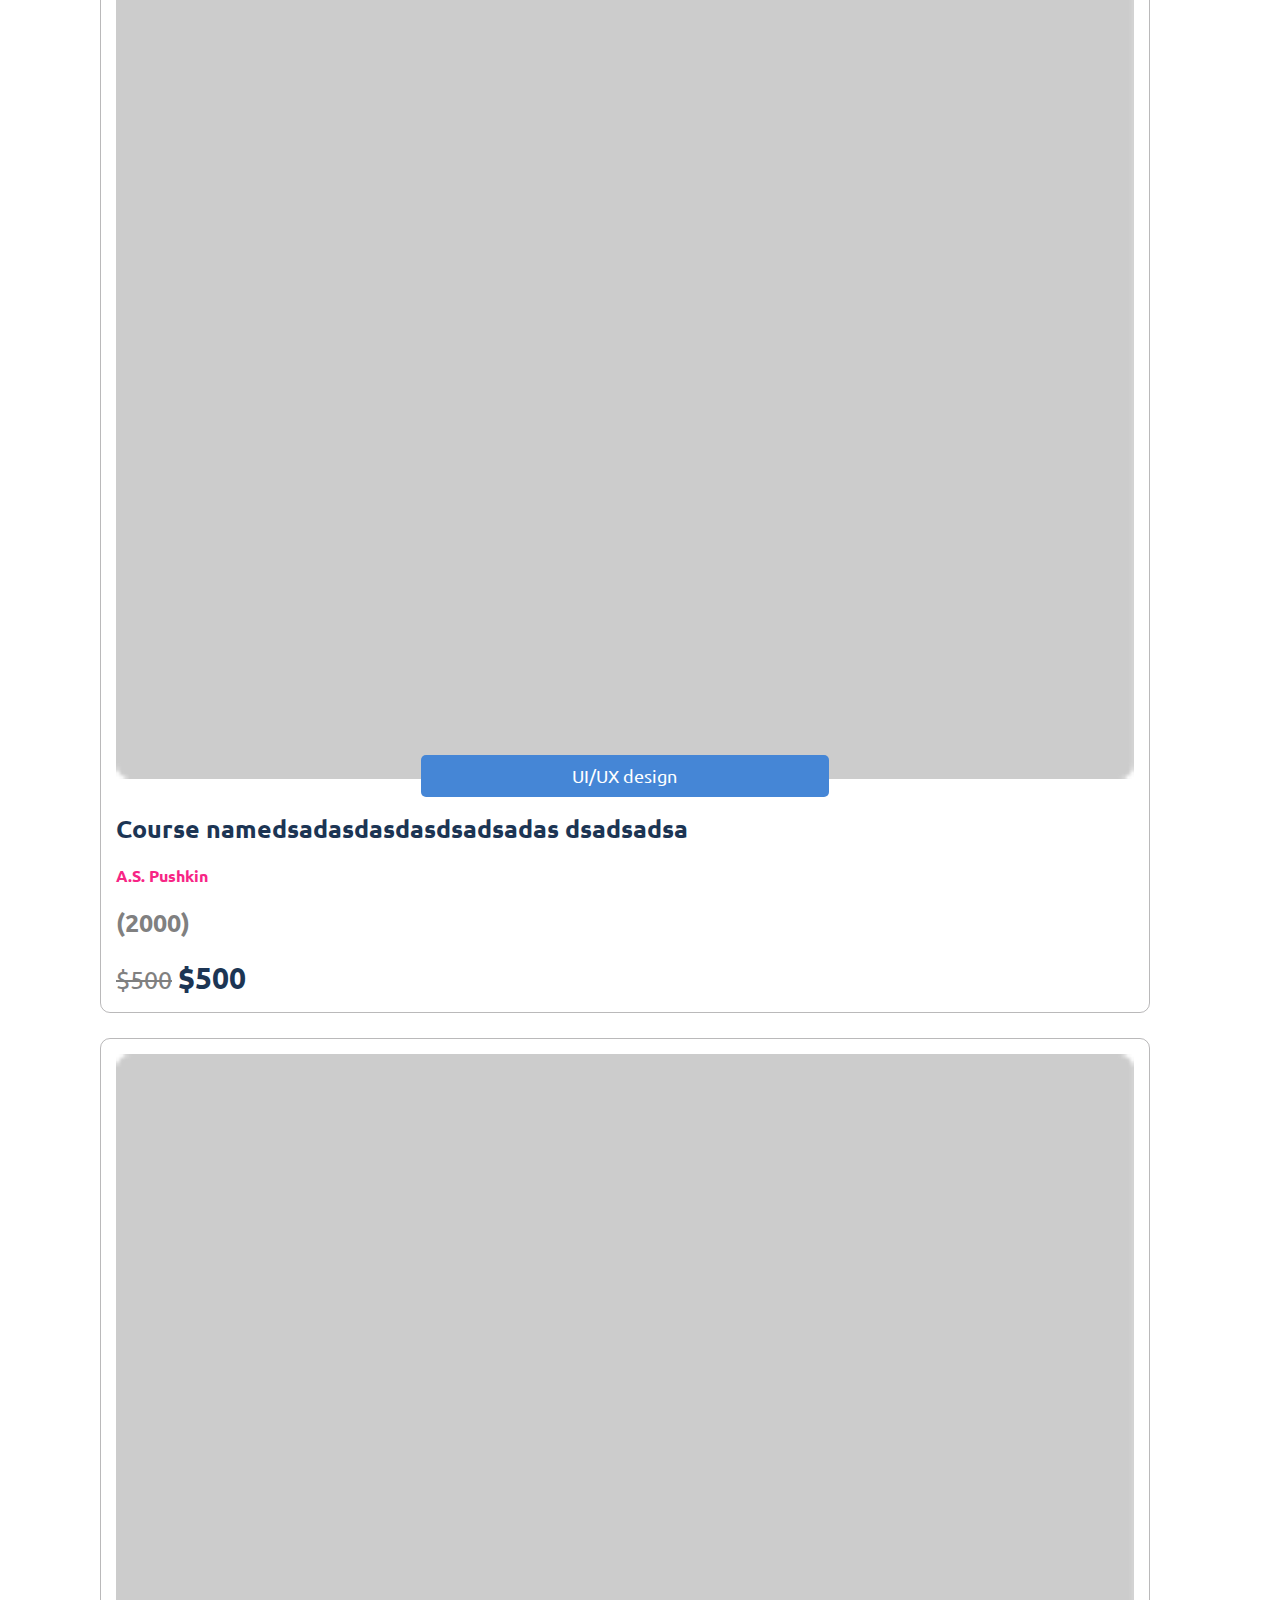
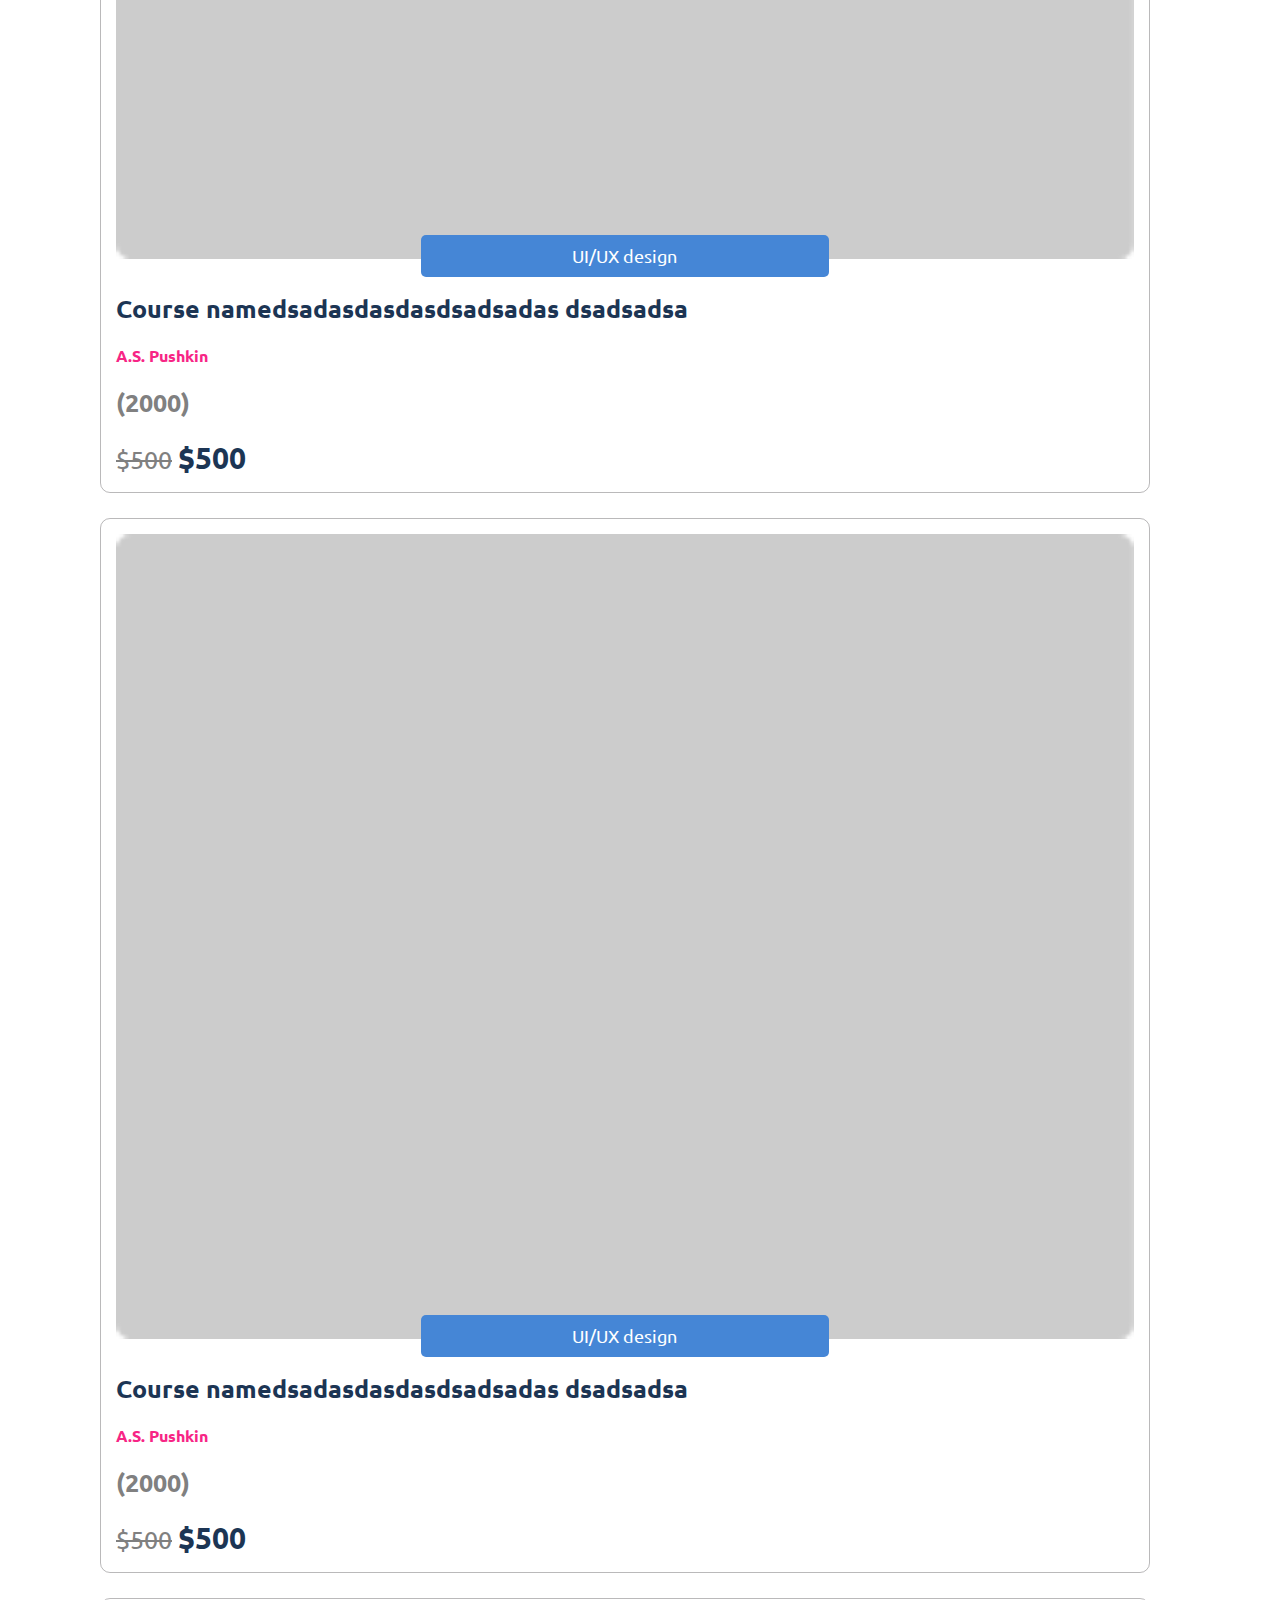
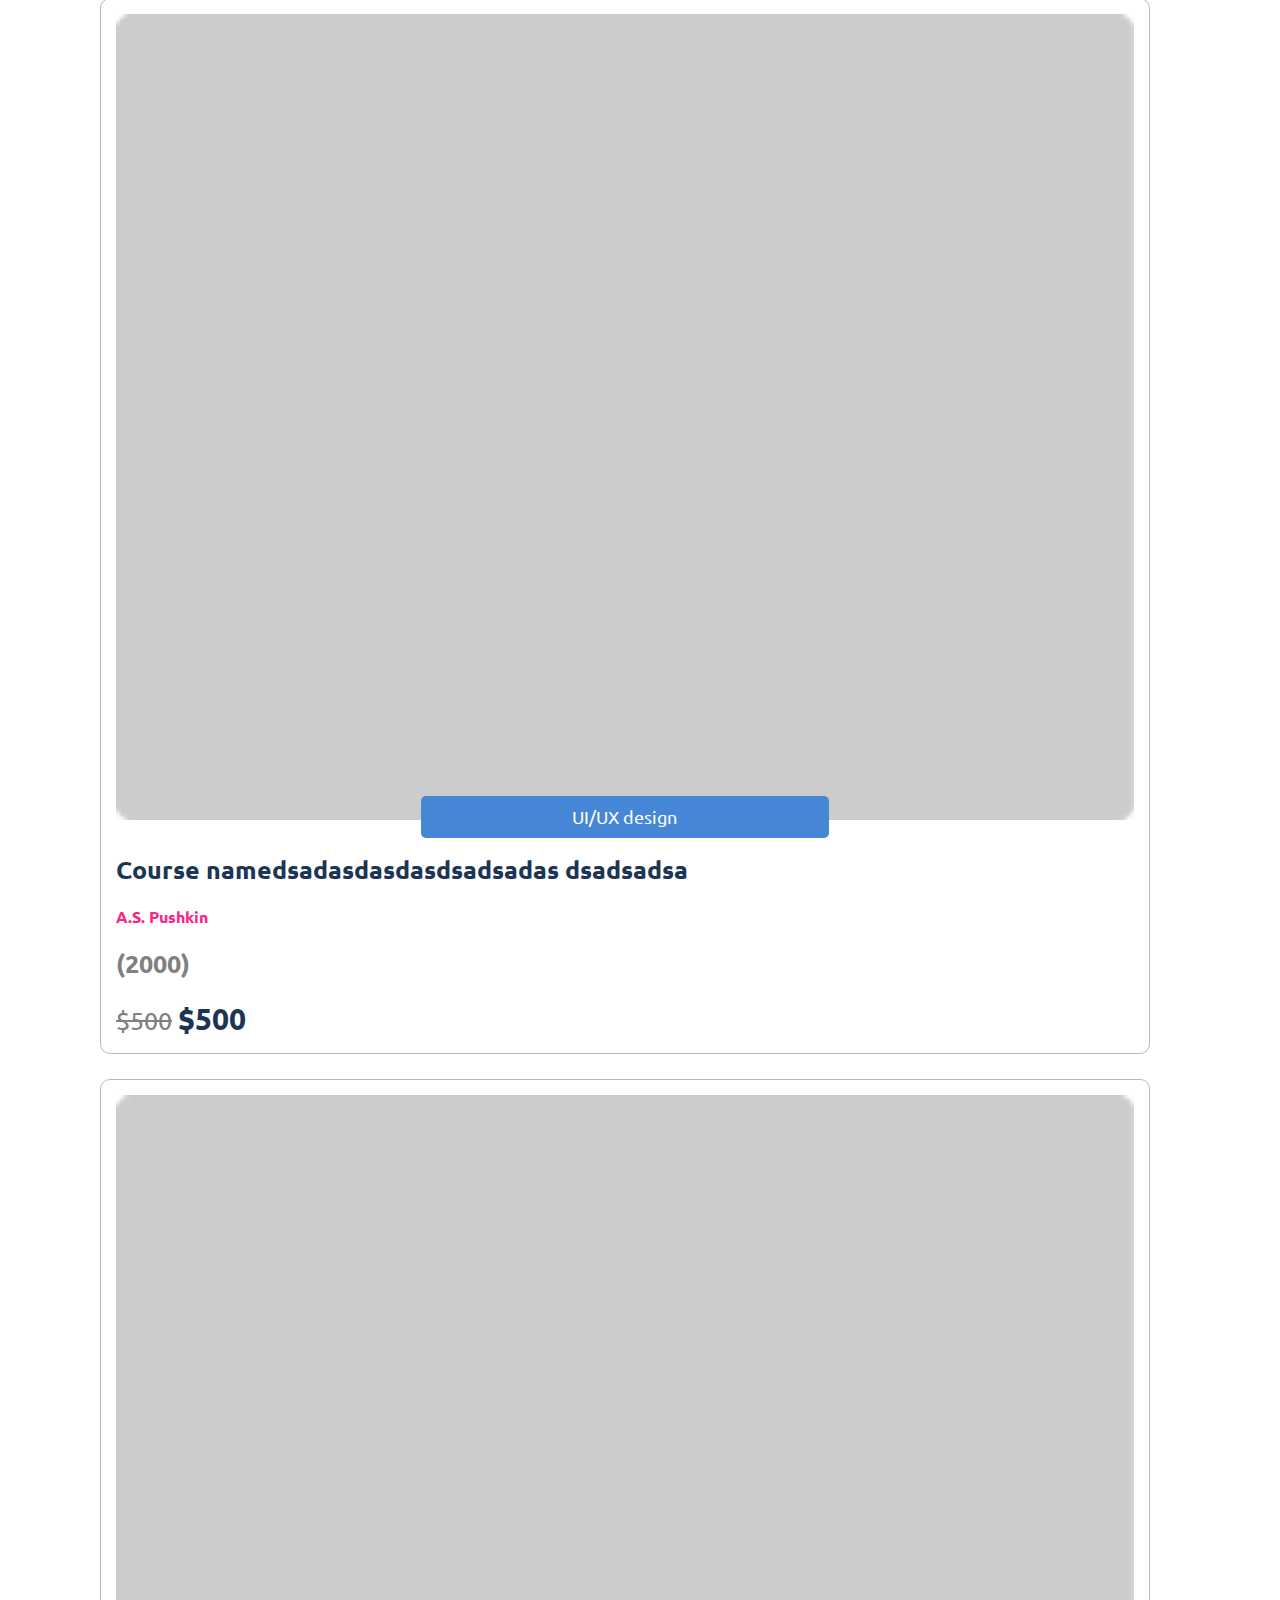
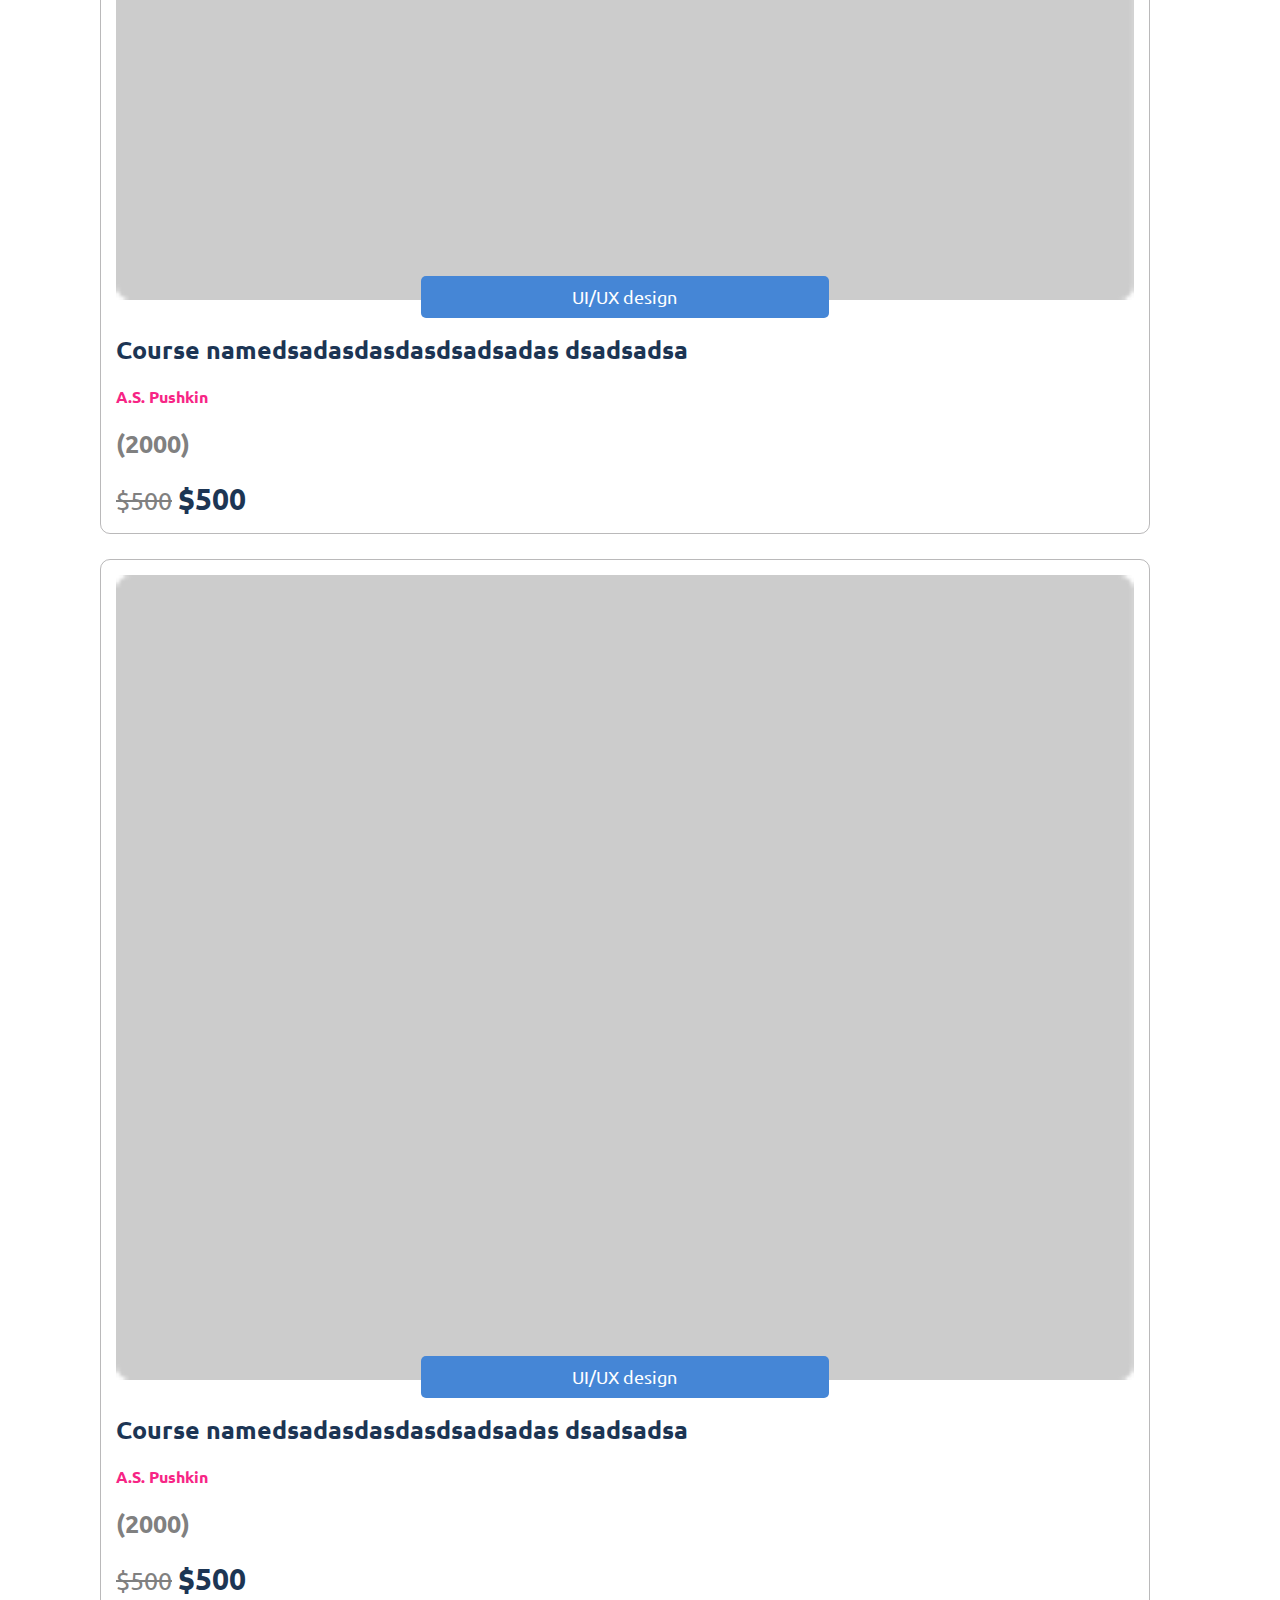
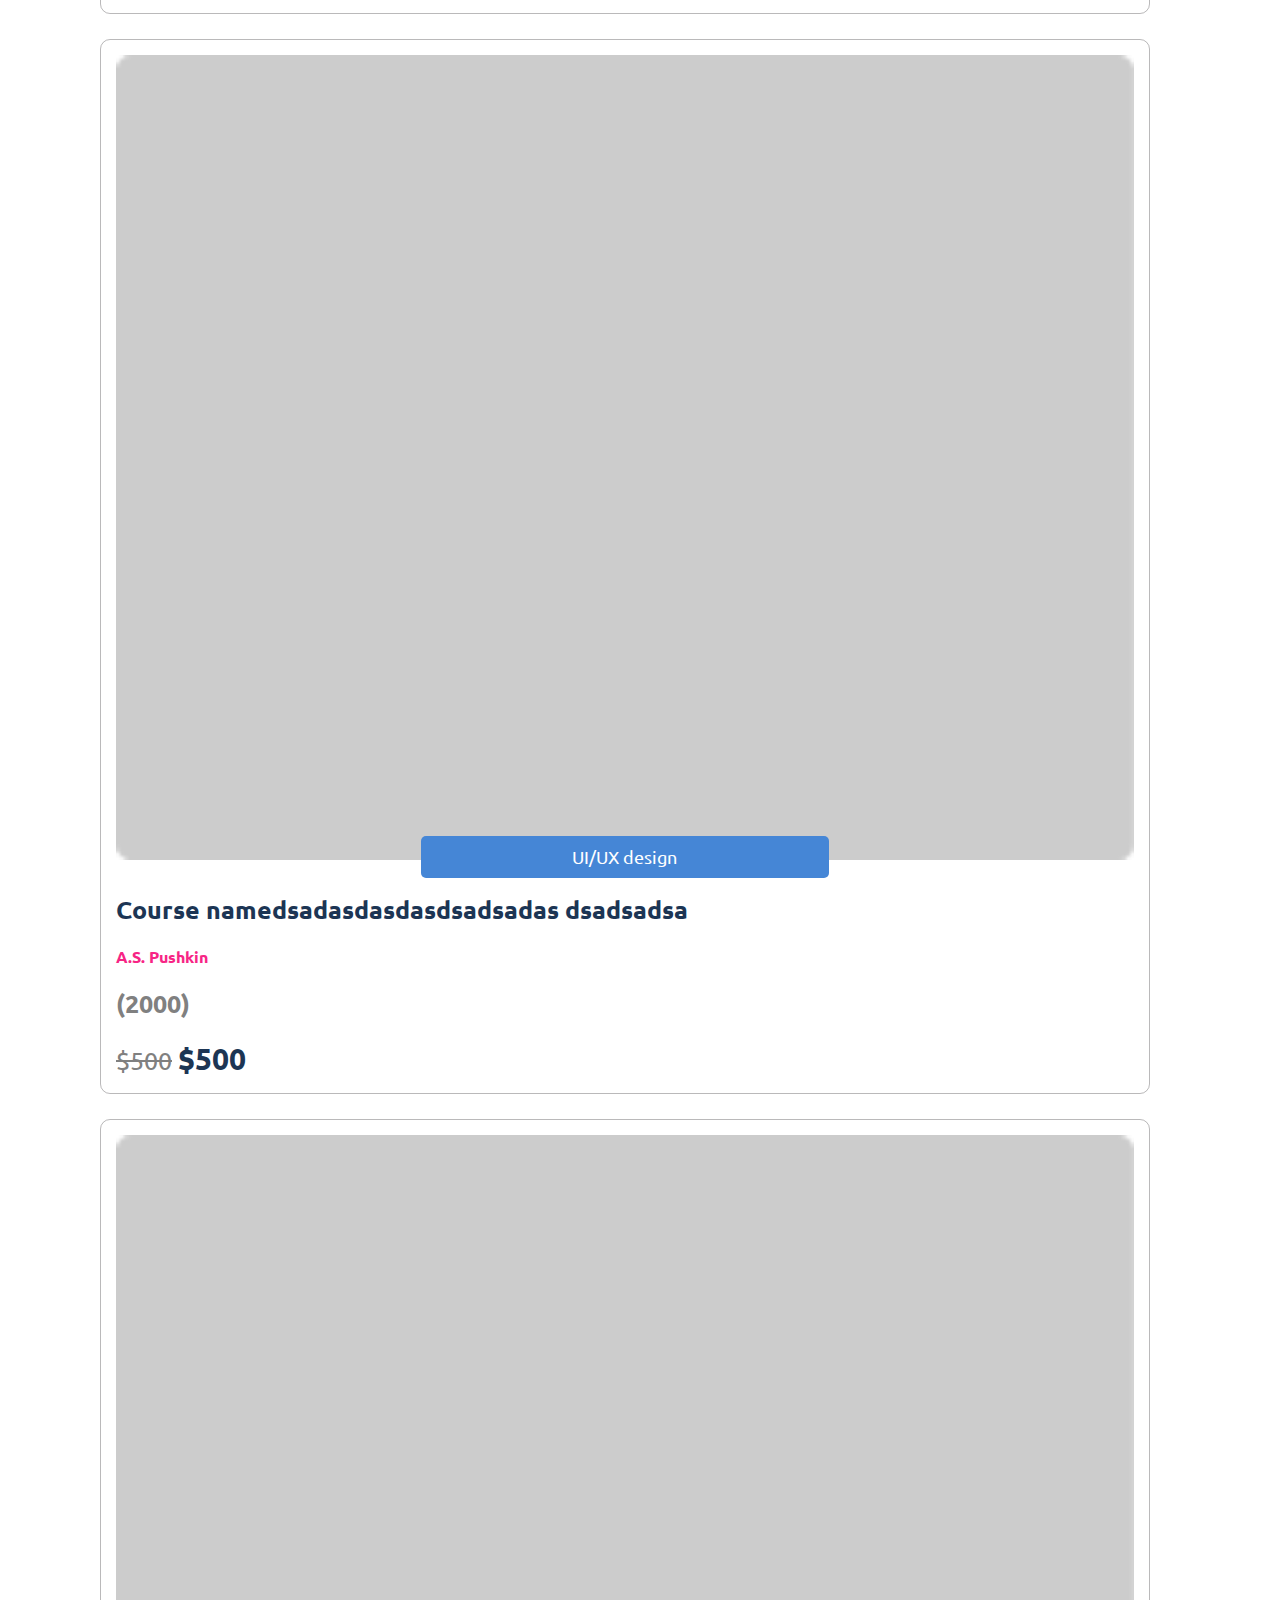
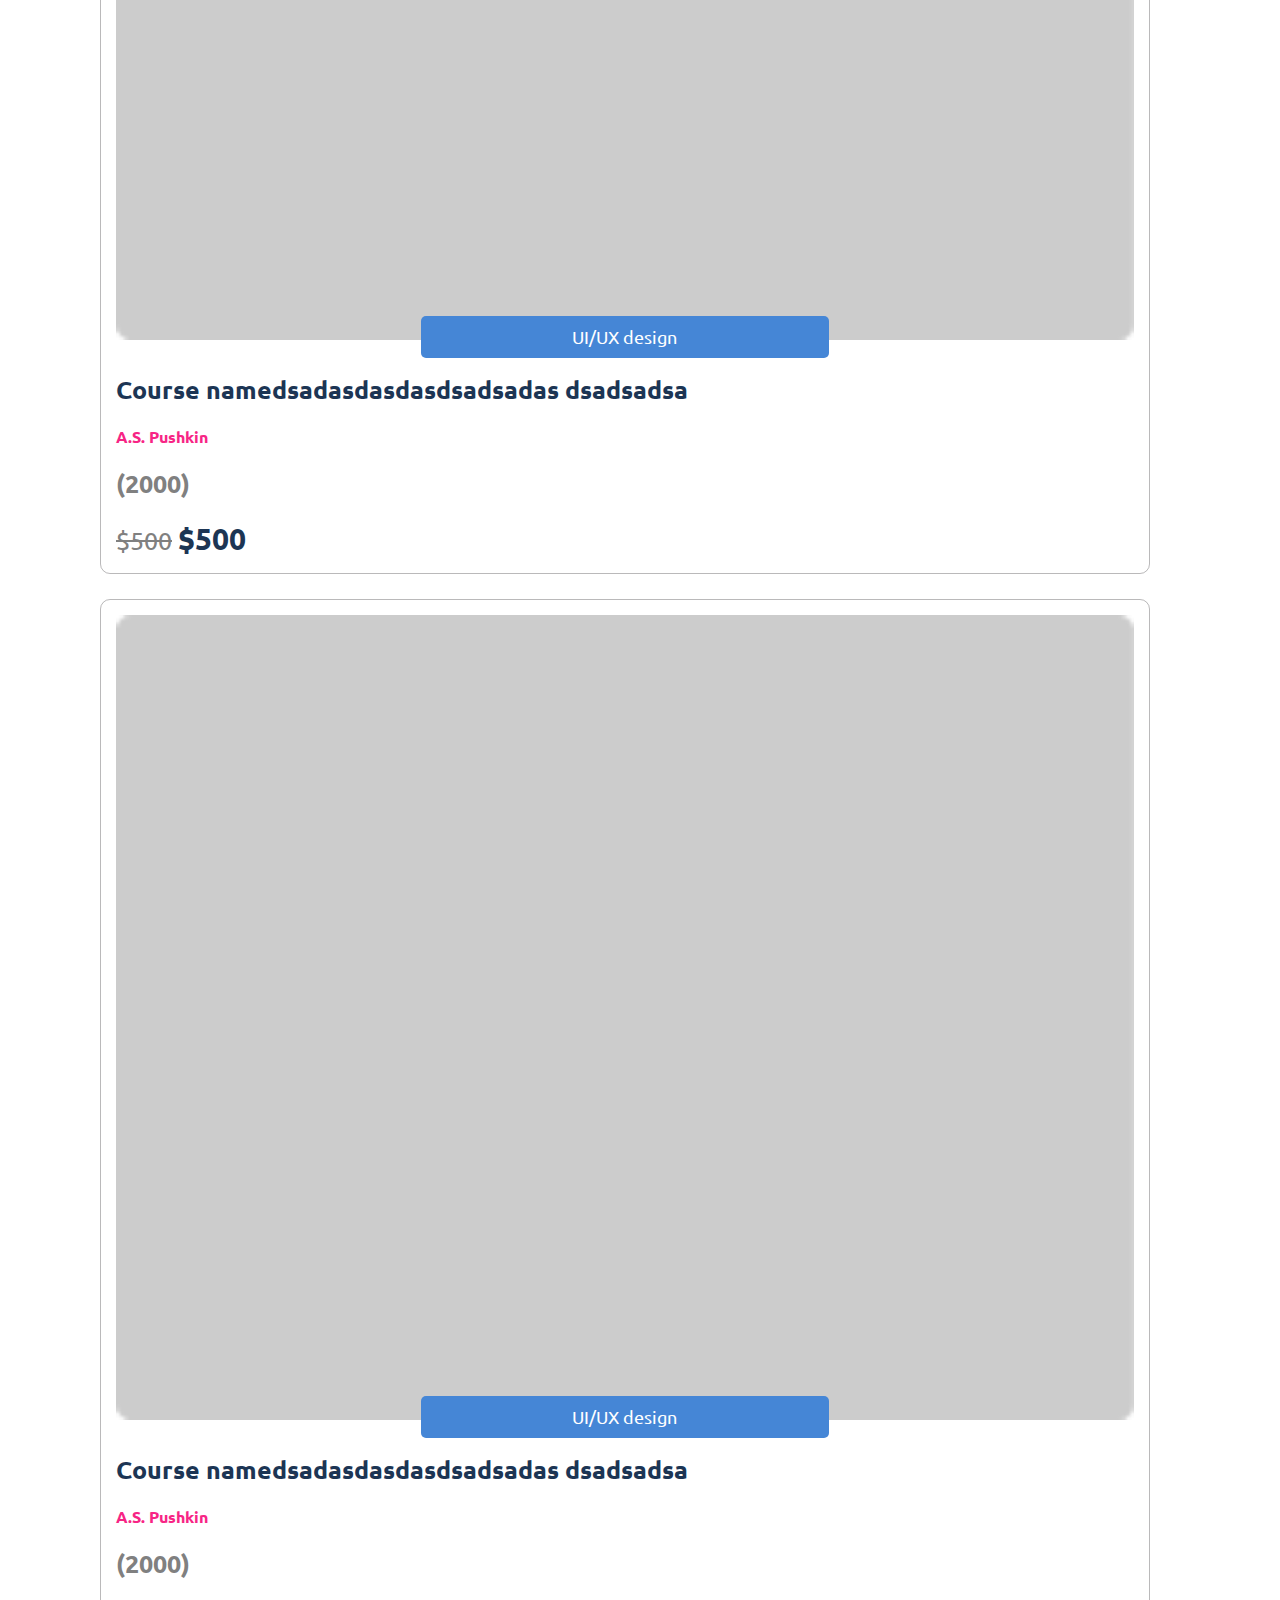
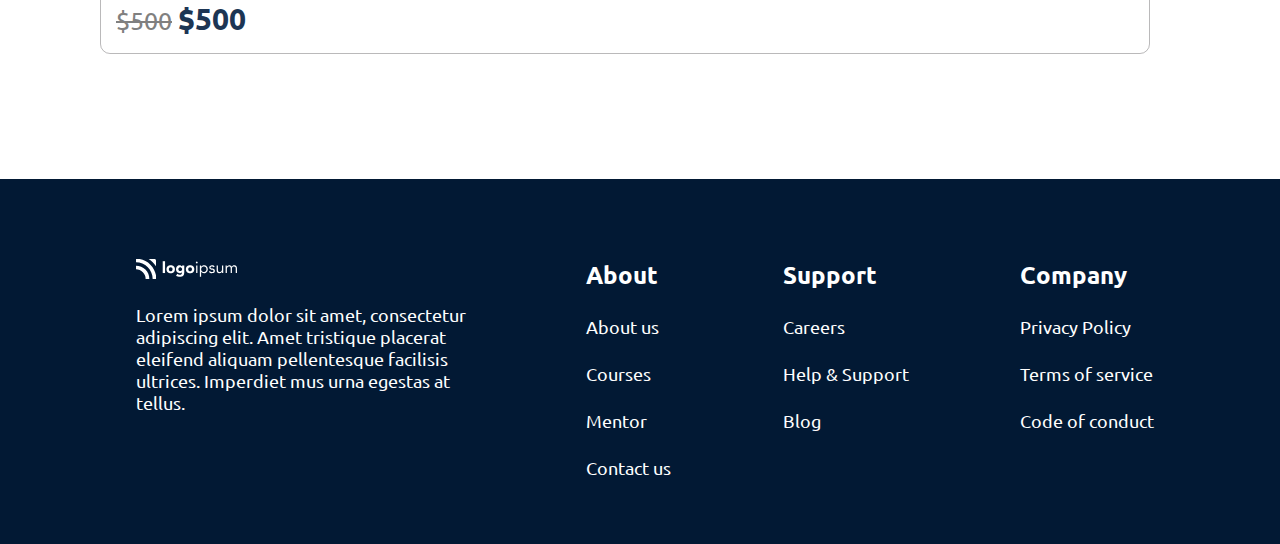
<file: user_courses.html>
<!doctype html>
<html lang="en">
<head>
    <meta charset="UTF-8">
    <meta name="viewport"
          content="width=device-width, user-scalable=no, initial-scale=1.0, maximum-scale=1.0, minimum-scale=1.0">
    <meta http-equiv="X-UA-Compatible" content="ie=edge">
    <link rel="stylesheet" href="css/base.css">
    <link rel="stylesheet" href="css/user_courses.css">
    <link rel="stylesheet" href="https://cdnjs.cloudflare.com/ajax/libs/font-awesome/6.4.0/css/all.min.css"
          integrity="sha512-iecdLmaskl7CVkqkXNQ/ZH/XLlvWZOJyj7Yy7tcenmpD1ypASozpmT/E0iPtmFIB46ZmdtAc9eNBvH0H/ZpiBw=="
          crossorigin="anonymous" referrerpolicy="no-referrer" />
    <link rel="preconnect" href="https://fonts.googleapis.com">
    <link rel="preconnect" href="https://fonts.gstatic.com" crossorigin>
    <link href="https://fonts.googleapis.com/css2?family=Ubuntu:wght@400;500;700&display=swap" rel="stylesheet">
    <title>Новости</title>
</head>
<body>
<header class="header">
    <div>
        <img src="img/Logo.svg" alt="site logo">
    </div>
    <div class="search-block">
        <input class="search" type="search" placeholder="Поиск...">
        <i class="fa fa-magnifying-glass"></i>
    </div>
    <p>Категории</p>
    <p>Стать ментором</p>
<!--    <div class="auth">-->
<!--        <button class="login">Вход</button>-->
<!--        <button class="signup">Регистрация</button>-->
<!--    </div>-->
    <div class="user-account">
        <div class="avatar">
            <img src="img/default_photo_bg.png" alt="user avatar">
        </div>
        <p>admin@gmail.com</p>
    </div>
</header>
<main class="main">
    <div class="user">
        <div class="avatar">
            <img src="img/default_photo_bg.png" alt="user avatar">
        </div>
        <div class="user-info">
            <h2>First name & last name</h2>
            <p>Profession</p>
            <p>admin@gmail.com</p>
        </div>
    </div>
    <div class="tabs">
        <a class="active">My courses</a>
        <a>Wishlist</a>
        <a>My certificates</a>
    </div>
    <div class="courses">
        <div class="course-card smooth-scale">
            <div class="card-preview">
                <img src="img/default_photo_bg.png" alt="">
                <p class="button">UI/UX design</p>
            </div>
            <div class="card-title">
                <p class="course-name">Course namedsadasdasdasdsadsadas dsadsadsa</p>
                <p class="course-author">A.S. Pushkin</p>
                <div class="stars">
                    <i class="fa-solid fa-star"></i>
                    <i class="fa-solid fa-star"></i>
                    <i class="fa-solid fa-star"></i>
                    <i class="fa-solid fa-star"></i>
                    <i class="fa-solid fa-star"></i>
                    <span>(2000)</span>
                </div>
                <span class="price-inactive">$500</span>
                <span class="course-price">$500</span>
            </div>
        </div>
        <div class="course-card smooth-scale">
            <div class="card-preview">
                <img src="img/default_photo_bg.png" alt="">
                <p class="button">UI/UX design</p>
            </div>
            <div class="card-title">
                <p class="course-name">Course namedsadasdasdasdsadsadas dsadsadsa</p>
                <p class="course-author">A.S. Pushkin</p>
                <div class="stars">
                    <i class="fa-solid fa-star"></i>
                    <i class="fa-solid fa-star"></i>
                    <i class="fa-solid fa-star"></i>
                    <i class="fa-solid fa-star"></i>
                    <i class="fa-solid fa-star"></i>
                    <span>(2000)</span>
                </div>
                <span class="price-inactive">$500</span>
                <span class="course-price">$500</span>
            </div>
        </div>
        <div class="course-card smooth-scale">
            <div class="card-preview">
                <img src="img/default_photo_bg.png" alt="">
                <p class="button">UI/UX design</p>
            </div>
            <div class="card-title">
                <p class="course-name">Course namedsadasdasdasdsadsadas dsadsadsa</p>
                <p class="course-author">A.S. Pushkin</p>
                <div class="stars">
                    <i class="fa-solid fa-star"></i>
                    <i class="fa-solid fa-star"></i>
                    <i class="fa-solid fa-star"></i>
                    <i class="fa-solid fa-star"></i>
                    <i class="fa-solid fa-star"></i>
                    <span>(2000)</span>
                </div>
                <span class="price-inactive">$500</span>
                <span class="course-price">$500</span>
            </div>
        </div>
        <div class="course-card smooth-scale">
            <div class="card-preview">
                <img src="img/default_photo_bg.png" alt="">
                <p class="button">UI/UX design</p>
            </div>
            <div class="card-title">
                <p class="course-name">Course namedsadasdasdasdsadsadas dsadsadsa</p>
                <p class="course-author">A.S. Pushkin</p>
                <div class="stars">
                    <i class="fa-solid fa-star"></i>
                    <i class="fa-solid fa-star"></i>
                    <i class="fa-solid fa-star"></i>
                    <i class="fa-solid fa-star"></i>
                    <i class="fa-solid fa-star"></i>
                    <span>(2000)</span>
                </div>
                <span class="price-inactive">$500</span>
                <span class="course-price">$500</span>
            </div>
        </div>
        <div class="course-card smooth-scale">
            <div class="card-preview">
                <img src="img/default_photo_bg.png" alt="">
                <p class="button">UI/UX design</p>
            </div>
            <div class="card-title">
                <p class="course-name">Course namedsadasdasdasdsadsadas dsadsadsa</p>
                <p class="course-author">A.S. Pushkin</p>
                <div class="stars">
                    <i class="fa-solid fa-star"></i>
                    <i class="fa-solid fa-star"></i>
                    <i class="fa-solid fa-star"></i>
                    <i class="fa-solid fa-star"></i>
                    <i class="fa-solid fa-star"></i>
                    <span>(2000)</span>
                </div>
                <span class="price-inactive">$500</span>
                <span class="course-price">$500</span>
            </div>
        </div>
        <div class="course-card smooth-scale">
            <div class="card-preview">
                <img src="img/default_photo_bg.png" alt="">
                <p class="button">UI/UX design</p>
            </div>
            <div class="card-title">
                <p class="course-name">Course namedsadasdasdasdsadsadas dsadsadsa</p>
                <p class="course-author">A.S. Pushkin</p>
                <div class="stars">
                    <i class="fa-solid fa-star"></i>
                    <i class="fa-solid fa-star"></i>
                    <i class="fa-solid fa-star"></i>
                    <i class="fa-solid fa-star"></i>
                    <i class="fa-solid fa-star"></i>
                    <span>(2000)</span>
                </div>
                <span class="price-inactive">$500</span>
                <span class="course-price">$500</span>
            </div>
        </div>
        <div class="course-card smooth-scale">
            <div class="card-preview">
                <img src="img/default_photo_bg.png" alt="">
                <p class="button">UI/UX design</p>
            </div>
            <div class="card-title">
                <p class="course-name">Course namedsadasdasdasdsadsadas dsadsadsa</p>
                <p class="course-author">A.S. Pushkin</p>
                <div class="stars">
                    <i class="fa-solid fa-star"></i>
                    <i class="fa-solid fa-star"></i>
                    <i class="fa-solid fa-star"></i>
                    <i class="fa-solid fa-star"></i>
                    <i class="fa-solid fa-star"></i>
                    <span>(2000)</span>
                </div>
                <span class="price-inactive">$500</span>
                <span class="course-price">$500</span>
            </div>
        </div>
        <div class="course-card smooth-scale">
            <div class="card-preview">
                <img src="img/default_photo_bg.png" alt="">
                <p class="button">UI/UX design</p>
            </div>
            <div class="card-title">
                <p class="course-name">Course namedsadasdasdasdsadsadas dsadsadsa</p>
                <p class="course-author">A.S. Pushkin</p>
                <div class="stars">
                    <i class="fa-solid fa-star"></i>
                    <i class="fa-solid fa-star"></i>
                    <i class="fa-solid fa-star"></i>
                    <i class="fa-solid fa-star"></i>
                    <i class="fa-solid fa-star"></i>
                    <span>(2000)</span>
                </div>
                <span class="price-inactive">$500</span>
                <span class="course-price">$500</span>
            </div>
        </div>
        <div class="course-card smooth-scale">
            <div class="card-preview">
                <img src="img/default_photo_bg.png" alt="">
                <p class="button">UI/UX design</p>
            </div>
            <div class="card-title">
                <p class="course-name">Course namedsadasdasdasdsadsadas dsadsadsa</p>
                <p class="course-author">A.S. Pushkin</p>
                <div class="stars">
                    <i class="fa-solid fa-star"></i>
                    <i class="fa-solid fa-star"></i>
                    <i class="fa-solid fa-star"></i>
                    <i class="fa-solid fa-star"></i>
                    <i class="fa-solid fa-star"></i>
                    <span>(2000)</span>
                </div>
                <span class="price-inactive">$500</span>
                <span class="course-price">$500</span>
            </div>
        </div>
        <div class="course-card smooth-scale">
            <div class="card-preview">
                <img src="img/default_photo_bg.png" alt="">
                <p class="button">UI/UX design</p>
            </div>
            <div class="card-title">
                <p class="course-name">Course namedsadasdasdasdsadsadas dsadsadsa</p>
                <p class="course-author">A.S. Pushkin</p>
                <div class="stars">
                    <i class="fa-solid fa-star"></i>
                    <i class="fa-solid fa-star"></i>
                    <i class="fa-solid fa-star"></i>
                    <i class="fa-solid fa-star"></i>
                    <i class="fa-solid fa-star"></i>
                    <span>(2000)</span>
                </div>
                <span class="price-inactive">$500</span>
                <span class="course-price">$500</span>
            </div>
        </div>
    </div>
</main>
<footer>
    <div class="footer-links">
        <div class="column">
            <img src="img/Logo-white.svg" alt="logo">
            <a>Lorem ipsum dolor sit amet, consectetur adipiscing elit. Amet tristique placerat eleifend aliquam pellentesque
                facilisis ultrices. Imperdiet mus urna egestas at tellus.
            </a>
        </div>
        <div class="column">
            <a>About</a>
            <a>About us</a>
            <a>Courses</a>
            <a>Mentor</a>
            <a>Contact us</a>
        </div>
        <div class="column">
            <a>Support</a>
            <a>Careers</a>
            <a>Help & Support</a>
            <a>Blog</a>
        </div>
        <div class="column">
            <a>Company</a>
            <a>Privacy Policy</a>
            <a>Terms of service</a>
            <a>Code of conduct</a>
        </div>
    </div>
</footer>
</body>
</file>
<file: css/base.css>
* {
    margin: 0;
    padding: 0;
    font-family: 'Ubuntu', sans-serif;
    text-decoration: none;
    list-style: none;
    box-sizing: border-box;
    text-rendering: optimizeSpeed;
    scroll-behavior: smooth;
    outline: none;
}

.header {
    padding: 35px 100px;
    display: flex;
    align-items: center;
    justify-content: space-between;
}

.header p {
    color: #1C3554;
    font-weight: bold;
}

header .user-account {
    display: flex;
    align-items: center;
    justify-content: space-between;
}

header .user-account p {
    margin-left: 20px;
}

header .user-account .avatar img {
    width: 50px;
    height: 50px;
    border-radius: 50%;
}

input[type="search"] {
    padding: 10px 15px;
}

button,
.button {
    border: none;
    padding: 10px 15px;
    border-radius: 5px;
}

.smooth-scale:hover {
    transform: scale(1.05);
    transition: all .5s ease;
    box-shadow: rgba(17, 12, 46, 0.15) 0 48px 100px 0;
}

.search-block {
    width: 25%;
    position: relative;
}


.search-block i {
    position: absolute;
    top: 10px;
    right: 20px;
}


input.search {
    width: 100%;
    border: 1px solid #CCCCCC;
    border-radius: 10px;
}

.login,
.signup {
    padding: 10px 25px;
    border-radius: 5px;
    font-weight: bold;
}

.login {
    border: 2px solid #1C3554;
    background-color: white;
    color: #1C3554;
}

.login:hover {
    background-color: #1C3554;
    color: white;
}

.signup {
    border: 2px solid #F72585;
    background-color: #F72585;
    color: white;
}

.signup:hover {
    background-color: white;
    color: #F72585;
}

.main {
    padding: 0 100px;
}

.main section {
    margin-bottom: 150px;
}

.courses {
    display: flex;
    flex-direction: row;
    align-items: center;
    flex-wrap: wrap;
}

.course-card {
    width: 23%;
    padding: 15px;
    border-radius: 10px;
    border: 1px solid #1F1E204F;
    margin-bottom: 25px;
    margin-right: 30px;
    word-break: break-all;
}

.card-preview {
    margin-bottom: 30px;
    position: relative;
}

.course-card .card-preview img {
    width: 100%;
}

.course-card .card-preview .button {
    text-align: center;
    font-size: 18px;
    background-color: #4586D6;
    width: 40%;
    position: absolute;
    bottom: -15px;
    left: 30%;
    color: white;
}

.card-title {
    font-size: 25px;
    color: #1C3554;
    font-weight: bold;
}

.card-title p,
.stars {
    margin-bottom: 20px;
}

.card-title p:not(:first-child) {
    font-size: 16px;
}

.course-author {
    color: #F72585;
}

.stars i {
    color: #FAA307;
}

.stars span,
.price-inactive,
.durations span,
.languages span {
    color: #808080;
}

.course-price {
    font-size: 30px !important;
}

.price-inactive {
    position: relative;
    font-weight: normal;
}

.price-inactive:before {
    content: "";
    border-bottom: 2px solid #808080;
    position: absolute;
    top: 0;
    left: 0;
    width: 100%;
    height: 50%;
}

.categories {
    display: flex;
    align-items: center;
    flex-wrap: wrap;
}

.category-card {
    width: 23%;
    position: relative;
    margin-bottom: 50px;
    margin-right: 30px;
}

.category-card img {
    width: 100%;
}

.category-card .category-name {
    color: white;
    font-size: 24px;
    position: absolute;
    margin-left: auto;
    margin-right: auto;
    left: 0;
    right: 0;
    bottom: 10%;
    text-align: center;
}

footer {
    background-color: #021934;
    padding: 80px 70px 40px 80px;
}

.footer-links {
    display: flex;
    justify-content: space-around;
}

.footer-links .column {
    display: flex;
    flex-direction: column;
}

.footer-links .column:first-child {
    width: 30%;
}

.footer-links .column a:first-child {
    font-size: 24px;
    font-weight: bold;
}

.footer-links .column a {
    font-size: 18px;
}

.footer-links .column a {
    color: white;
}

.footer-links .column img {
    width: 30%;
}

.footer-links .column img,
.footer-links .column a {
    margin-bottom: 25px;
}

.filter-header {
    display: flex;
    justify-content: space-between;
    align-items: center;
    padding: 30px 0;
    border-top: 1px solid #AAAAAA;
}

.rating-stars-category {
    display: flex;
    justify-content: space-between;
    align-items: center;
}

.courses .all-courses-filter {
    width: 15%;
    border-right: 1px solid #AAAAAA;
    padding: 20px;
}

.filter-body {
    padding: 20px 0;
}

.filter-body.active,
.module-body.active {
    animation: slideDown .5s ease-in-out forwards;
}

.filter-category {
    display: flex;
    justify-content: space-between;
    align-items: center;
    margin-bottom: 10px;
}

.filter-category .stars {
    margin-bottom: 0;
}

.filter-category input {
    width: 20px;
    height: 20px;
}

.stars > a,
.durations > a,
.languages > a{
    color: #1C3554;
}

.active {
    display: block !important;
}

@keyframes slideDown {
    0% {
        opacity: 0;
        transform: translateY(-60px)
    }

    100% {
        opacity: 1;
        transform: translateY(0)
    }
}

.category-btn-active {
    background-color: #F72585;
    color: white !important;
}

.more-courses,
.read-more-btn {
    width: 300px;
    text-align: center;
    padding: 20px 90px;
    border-radius: 10px;
    margin: 0 auto;
    font-weight: bold;
}

.sitemap span {
    font-size: 20px;
    font-weight: normal;
}

.sitemap span i {
    font-size: 16px;
    margin: 0 10px;
    color: #1C3554;
}

.sitemap span,
.trending-courses > h2 + p {
    color: #808080;
}

.sitemap span.sitemap-active,
.trending-courses h2,
.left-side h2 {
    color: #1C3554;
}

.left-side {
    width: 60%;
}

.right-side {
    width: 35%;
}

.courses-swiper {
    display: flex;
    align-items: center;
    justify-content: space-between;
}

.courses-list h2 {
    font-size: 32px;
    margin-bottom: 30px;
    color: #1C3554;
}

.swiper {
    width: 95%;
}

.course-card {
    width: 100%;
}

.swiper-button-next,
.swiper-button-prev {
    background-color: #F72585;
    padding: 30px;
    border-radius: 50%;
    position: static !important;
}

.swiper-button-next:after,
.swiper-button-prev:after {
    color: white;
}

.swiper-button-next:after {
    margin-left: 8px;
}

.swiper-button-prev:after {
    margin-right: 8px;
}
</file>
<file: css/home.css>
/*body {*/
/*    padding: 0 40px;*/
/*}*/

.banner {
    background-color: #8a1717;
    padding: 80px 64px 0 64px;
    display: flex;
    align-items: center;
    justify-content: space-between;
    margin-bottom: 80px;
}

.banner-content {
    display: flex;
    flex-direction: column;
    width: 50%;
}

.banner-content h1,
.banner-content p,
.banner-icons span {
    color: white;
}

.banner-content p {
    margin-bottom: 65px;
}

.banner-header-text {
    font-size: 64px;
    margin-bottom: 35px;
}

.banner-content .search-block {
    width: 80%;
    margin-bottom: 55px;
}

.banner-content .search-block input {
    padding: 20px 10px;
}

.banner-content .search-block i {
    top: 20px;
}

.banner-content .search-block input,
.banner-content .search-block i {
    font-size: 20px;
}

.banner-icons {
    display: flex;
    flex-direction: row;
    align-items: center;
    padding: 10px;
    justify-content: space-between;
    width: 80%;
    margin-bottom: 90px;
}

.banner-icons i {
    color: white;
    font-size: 20px;
    margin-right: 5px;
}

.banner-preview {
    width: 50%;
    text-align: center;
}

.banner-preview img {
    max-width: 100%;
    max-height: 700px;
}

main section h2 {
    text-transform: uppercase;
    text-align: center;
    font-size: 48px;
    font-weight: bold;
    color: #1C3554;
    margin-bottom: 55px;
}

.course-categories {
    display: flex;
    align-items: center;
    justify-content: space-around;
    width: 60%;
    margin: 0 auto 35px;
}

.course-categories p {
    color: #AAAAAA;
    font-size: 20px;
}

.category-btn-active {
    background-color: #F72585;
    color: white !important;
}

.more-courses {
    width: 300px;
    text-align: center;
    padding: 20px 90px;
    border-radius: 10px;
    margin: 0 auto;
    font-weight: bold;
}

.statistics {
    display: flex;
    align-items: center;
    justify-content: space-around;
}

.statistics .statistic {
    display: flex;
    flex-direction: column;
    align-items: center;
}

.statistic p {
    color: #1C3554;
}

.statistic .count {
    font-size: 32px !important;
    font-weight: bold;
}

.statistic p:not(:first-child) {
    font-size: 24px;
}

.statistic i,
.statistic p {
    margin-bottom: 15px;
}

.statistic i {
    font-size: 64px;
    color: #F72585;
}

.blog-posts {
    display: flex;
    align-items: center;
    flex-wrap: wrap;
    justify-content: space-between;
}

.blog-posts .post-card {
    width: 30%;
    padding: 20px;
}

.post-card img {
    width: 100%;
}

.post-card p {
    margin-bottom: 15px;
}

.post-card p:last-child {
    color: #F72585;
    font-weight: bold;
    font-size: 20px;
}

.post-card .post-time {
    color: #AAAAAA;
}

.post-card .post-name {
    color: #1C3554;
    font-size: 24px;
    font-weight: bold;
}

.post-card .post-description {
    color: #808080;
}
</file>
<file: css/course_detail.css>
.header p,
.sitemap span:not(.sitemap-active),
.next i,
.course-info-header h1,
.stars span,
.user-account p {
    color: white !important;
}

.sitemap span,
.stars span,
.share i {
    margin-left: 10px;
}

.sitemap-active {
    color: #F72585 !important;
}

.sitemap,
.user-account {
    margin-bottom: 65px;
}

.course-info-header h1 {
    font-size: 48px;
    width: 50%;
    margin-bottom: 25px;
}

.stars,
.feature-container li:not(:last-child) {
    margin-bottom: 40px;
}

.stars i,
.stars span {
    font-size: 24px;
}

.user-account {
    justify-content: flex-start !important;
}

.buttons,
.module-video {
    display: flex;
    align-items: center;
}

.buttons button:not(:first-child) {
    margin-left: 20px;
}

.share {
    color: #F72585;
    border: 1px solid #fff;
}

.course-info-header {
    padding-bottom: 80px;
}

main.main {
    padding-top: 100px;
    padding-bottom: 100px;
}

.course-detail {
    display: flex;
    align-items: flex-start;
    justify-content: space-between;
}

.left-side h2 {
    font-size: 32px;
}

.course-title span {
    color: #808080;
}

.left-side h2,
.module-video,
.module-material {
    margin-bottom: 25px;
}

.course-title,
.features,
.feature-container,
.course-videos {
    margin-bottom: 100px;
}

.features {
    columns: 2;
}

.feature-container li i,
.module-video i,
.module-material i {
    margin-right: 10px;
    color: #F72585;
}

.feature-container li span {
    color: #1C3554;
}

.feature-container {
    background-color: #FFF5F9;
    padding: 40px;
    border-radius: 20px;
}

.videos-header {
    display: flex;
    align-items: flex-end;
    justify-content: space-between;
}

.videos-header span:last-child {
    font-size: 16px;
}

.module,
.course-videos > .button {
    width: 100%;
}

.module-header {
    background-color: #FFF5F9;
    padding: 25px 40px;
    display: flex;
    align-items: center;
    justify-content: space-between;
}

.module-header p:first-child {
    font-size: 18px;
    font-weight: bold;
    color: #1C3554;
    display: block;
}

.module-body {
    padding: 25px 40px;
    border: 1px solid #E6E6E6;
}

.module-body,
.module-header p {
    display: none;
}

.module-video,
.module-material {
    display: flex;
    align-items: center;
    justify-content: space-between;
    padding-bottom: 5px;
    border-bottom: 1px solid #E6E6E6;
}

.module-body p {
    color: #1C3554;
    font-weight: bold;
}

.module-material .module-title {
    flex: 1;
    margin-left: 30px;
}

.course-videos > .button {
    padding-top: 25px;
    padding-bottom: 25px;
}
</file>
<file: css/courses.css>
.trending-courses .sitemap {
    margin-bottom: 20px;
}

.trending-courses h2 {
    font-size: 64px;
    margin-bottom: 25px;
}

.trending-courses p {
    margin-bottom: 50px;
}

.topics > h2,
.all-courses > h2 {
    text-align: center;
    font-weight: bold;
    font-size: 48px;
    color: #1C3554;
    margin-bottom: 100px;
}

.courses {
    justify-content: space-between;
    align-items: normal;
}

.all-courses-list {
    display: flex;
    flex-direction: row;
    align-items: center;
    flex-wrap: wrap;
    justify-content: space-between;
}

.all-courses-block {
    width: 82%;
}

.all-courses-list .course-card {
    width: 30%;
}

.stars,
.durations,
.languages {
    display: flex;
    align-items: center;
    width: 85%;
}

.stars i,
.stars a,
.stars span,
.durations span,
.languages a {
    margin-left: 5px;
}

.all-courses-filter > div > .filter-body,
.all-courses-filter > div > .filter-header p {
    display: none;
}

.durations a,
.languages a {
    font-size: 16px;
    font-weight: bold;
}
</file>
<file: css/news.css>
.main {
    margin-bottom: 100px;
}

.news .news-card {
    margin-bottom: 50px;
}

.sitemap {
    margin-bottom: 65px;
}

.main h1 {
    margin-bottom: 120px;
    font-size: 64px;
    color: #021934;
}

.news-card {
    width: 100%;
    display: flex;
    justify-content: space-between;
}

.news-card .preview,
.news-card .news-data {
    width: 48%;
}

.news-card .preview img {
    width: 100%;
    border-radius: 20px;
}

.news-data .news-header {
    font-size: 32px;
    color: #021934;
    font-weight: bold;
}

.news-data h2,
.news-data p {
    margin-bottom: 20px;
}

.news-time,
.news-title {
    color: #808080;
}

.news-title {
    margin-bottom: 80px !important;
    font-size: 18px;
}
</file>
<file: css/user_courses.css>
.main {
    padding-top: 50px;
    padding-bottom: 50px;
}

.main .user,
.main .tabs,
.main .courses {
    margin-bottom: 50px;
}

.user {
    display: flex;
    align-items: center;
    width: 40%;
}

.user .avatar {
    width: 30%;
}

.user .avatar img {
    width: 150px;
    height: 150px;
    border-radius: 50%;
}

.user-info {
    margin-left: 50px;
}

.user-info h2 {
    font-size: 36px;
    font-weight: bold;
}

.user-info p,
.user-info h2 {
    margin-bottom: 10px;
    color: #021934;
}

.tabs {
    display: flex;
    align-items: center;
    justify-content: space-between;
    width: 50%;
    margin: 0 auto;
}

.tabs a {
    color: #808080;
    font-size: 32px;
}

.tabs a.active {
    color: #021934;
    border-bottom: 5px solid #F72585;;
}
</file>
